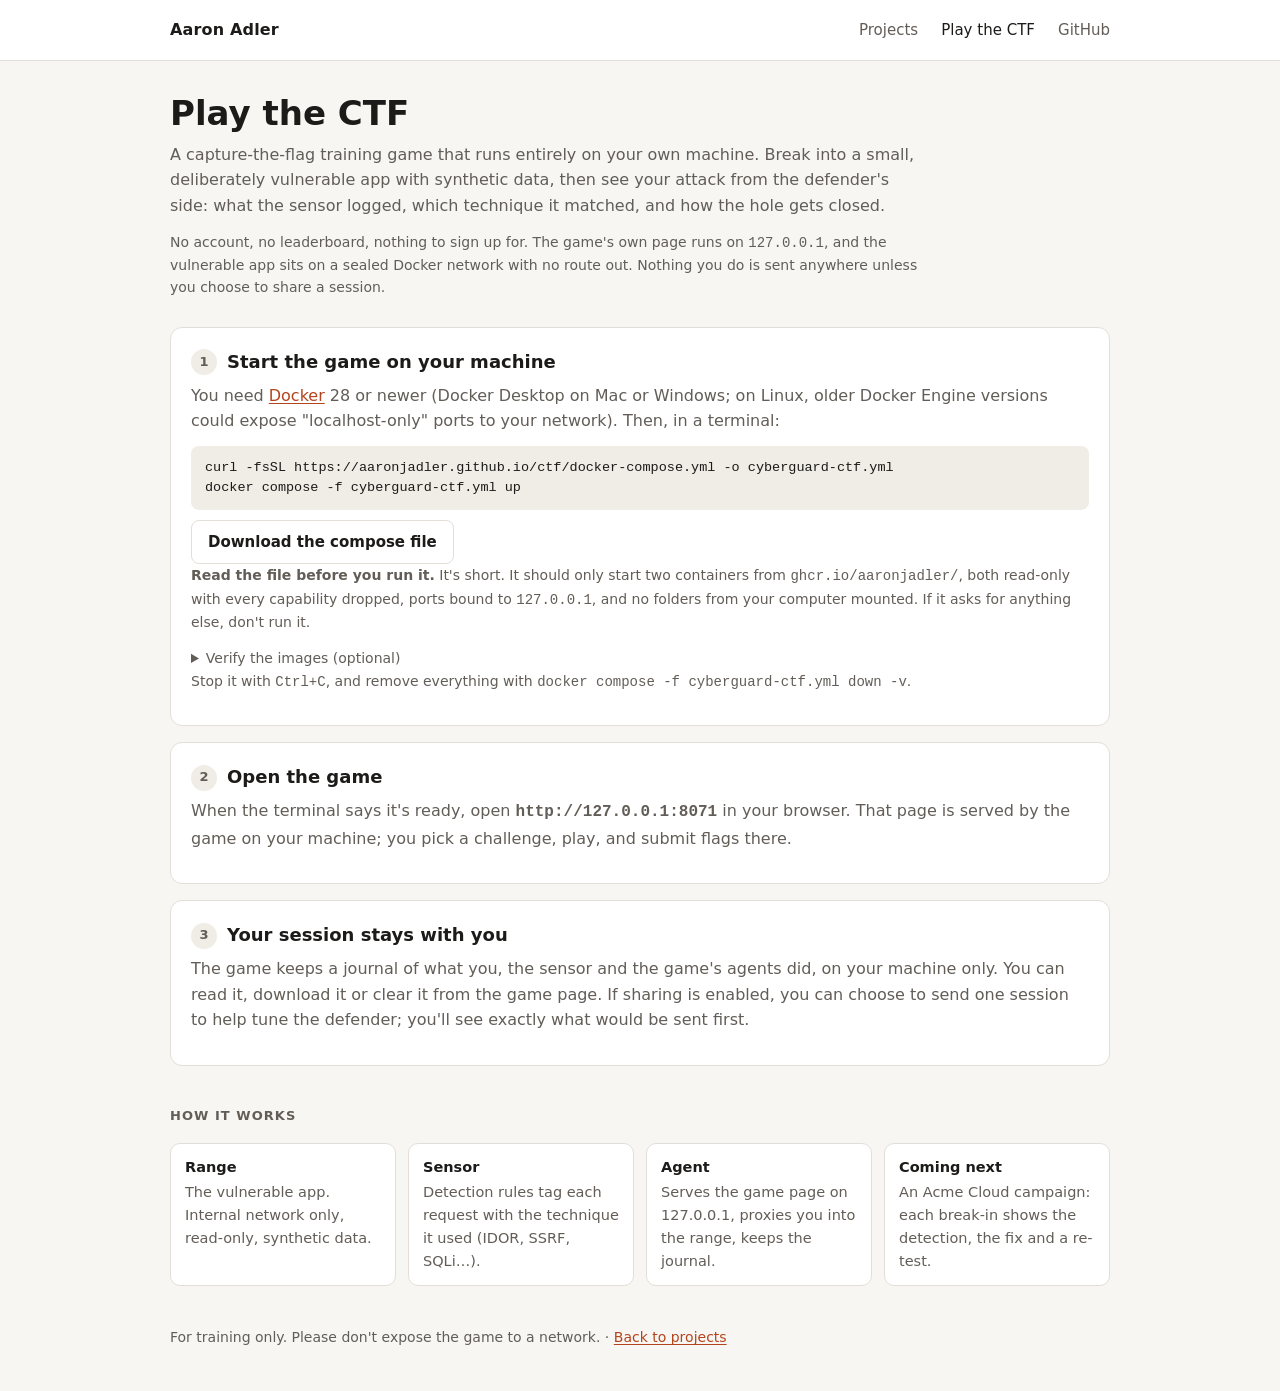
<file: ctf/index.html>
<!doctype html>
<html lang="en">
<head>
<meta charset="utf-8">
<meta name="viewport" content="width=device-width, initial-scale=1">
<title>Play the CTF · Aaron Adler</title>
<meta name="description" content="A purple-team training game that runs entirely on your own machine: break into a sealed practice environment, then see how it was detected and fixed.">
<meta http-equiv="Content-Security-Policy" content="default-src 'self'; script-src 'none'; style-src 'self' 'unsafe-inline'; connect-src 'none'; img-src 'self'; base-uri 'none'; form-action 'none'">
<meta name="referrer" content="no-referrer">
<link rel="stylesheet" href="../style.css">
<style>
  .steps { display: grid; gap: 16px; }
  .step { background: var(--surface); border: 1px solid var(--line); border-radius: 12px; padding: 20px; }
  .step h3 { margin: 0 0 6px; font-size: 18px; display: flex; gap: 10px; align-items: center; }
  .step h3 .n { display: inline-grid; place-items: center; width: 26px; height: 26px; border-radius: 999px;
    background: var(--chip); color: var(--muted); font-size: 13px; font-weight: 700; flex: none; }
  .step.done h3 .n { background: var(--accent); color: var(--accent-ink); }
  .step p { margin: 0 0 12px; color: var(--muted); }
  pre { background: var(--chip); border-radius: 8px; padding: 12px 14px; overflow-x: auto; margin: 0 0 10px;
    font: 13.5px/1.5 ui-monospace, SFMono-Regular, Menlo, Consolas, monospace; white-space: pre; }
  .row { display: flex; gap: 10px; flex-wrap: wrap; align-items: center; }
  input[type=text] { font: inherit; padding: 8px 12px; border: 1px solid var(--line); border-radius: 8px;
    background: var(--bg); color: var(--ink); min-width: 0; flex: 1 1 220px; }
  button.button { cursor: pointer; font-family: inherit; }
  button.button:disabled { opacity: .5; cursor: not-allowed; }
  .status { font-size: 14.5px; color: var(--muted); }
  .status.ok { color: #2f7d32; } .status.err { color: #b3261e; }
  @media (prefers-color-scheme: dark) { .status.ok { color: #7bc47f; } .status.err { color: #f2928a; } }
  .challenge { display: flex; justify-content: space-between; gap: 12px; align-items: center; flex-wrap: wrap;
    padding: 12px 0; border-bottom: 1px solid var(--line); }
  .challenge:last-child { border-bottom: 0; }
  .challenge .meta { color: var(--muted); font-size: 14px; }
  table { width: 100%; border-collapse: collapse; font-size: 15px; }
  th, td { text-align: left; padding: 8px 6px; border-bottom: 1px solid var(--line); }
  th { color: var(--muted); font-weight: 600; font-size: 13px; text-transform: uppercase; letter-spacing: .05em; }
  td.num, th.num { text-align: right; }
  .banner { background: var(--chip); border-radius: 10px; padding: 12px 14px; font-size: 14.5px; color: var(--muted); margin-bottom: 16px; }
  [hidden] { display: none !important; }
</style>
</head>
<body>
<header class="site">
  <div class="wrap">
    <a class="name" href="../">Aaron Adler</a>
    <nav>
      <a href="../">Projects</a>
      <a href="./" aria-current="page">Play the CTF</a>
      <a href="https://github.com/AaronJAdler">GitHub</a>
    </nav>
  </div>
</header>

<main class="wrap">
  <section class="map-intro">
    <h1>Play the CTF</h1>
    <p>A capture-the-flag training game that runs entirely on your own machine. Break into a small,
      deliberately vulnerable app with synthetic data, then see your attack from the defender's side: what
      the sensor logged, which technique it matched, and how the hole gets closed.</p>
    <p class="note">No account, no leaderboard, nothing to sign up for. The game's own page runs on
      <code>127.0.0.1</code>, and the vulnerable app sits on a sealed Docker network with no route out.
      Nothing you do is sent anywhere unless you choose to share a session.</p>
  </section>

  <div class="steps">
    <section class="step" id="step-run">
      <h3><span class="n">1</span>Start the game on your machine</h3>
      <p>You need <a href="https://docs.docker.com/get-started/get-docker/">Docker</a> 28 or newer (Docker
        Desktop on Mac or Windows; on Linux, older Docker Engine versions could expose "localhost-only"
        ports to your network). Then, in a terminal:</p>
      <pre id="cmd">curl -fsSL https://aaronjadler.github.io/ctf/docker-compose.yml -o cyberguard-ctf.yml
docker compose -f cyberguard-ctf.yml up</pre>
      <div class="row">
        <a class="button" href="docker-compose.yml" download="cyberguard-ctf.yml">Download the compose file</a>
      </div>
      <p class="note"><b>Read the file before you run it.</b> It's short. It should only start two
        containers from <code>ghcr.io/aaronjadler/</code>, both read-only with every capability dropped,
        ports bound to <code>127.0.0.1</code>, and no folders from your computer mounted. If it asks for
        anything else, don't run it.</p>
      <details class="note">
        <summary>Verify the images (optional)</summary>
        <p>Each image is signed by the build workflow that made it. With
          <a href="https://docs.sigstore.dev/cosign/system_config/installation/">cosign</a>:</p>
        <pre>cosign verify ghcr.io/aaronjadler/cyberguard-agent:latest \
  --certificate-identity-regexp '^https://github.com/AaronJAdler/cyberguard/\.github/workflows/images\.yml@' \
  --certificate-oidc-issuer https://token.actions.githubusercontent.com</pre>
        <p>Run it again with <code>cyberguard-target</code>. The compose file pins each image by digest,
          so what you verify is what runs.</p>
      </details>
      <p class="note">Stop it with <code>Ctrl+C</code>, and remove everything with
        <code>docker compose -f cyberguard-ctf.yml down -v</code>.</p>
    </section>

    <section class="step">
      <h3><span class="n">2</span>Open the game</h3>
      <p>When the terminal says it's ready, open <b><code>http://127.0.0.1:8071</code></b> in your browser.
        That page is served by the game on your machine; you pick a challenge, play, and submit flags there.</p>
    </section>

    <section class="step">
      <h3><span class="n">3</span>Your session stays with you</h3>
      <p>The game keeps a journal of what you, the sensor and the game's agents did, on your machine only.
        You can read it, download it or clear it from the game page. If sharing is enabled, you can choose to
        send one session to help tune the defender; you'll see exactly what would be sent first.</p>
    </section>
  </div>

  <h2>How it works</h2>
  <div class="layers">
    <div><b>Range</b><span>The vulnerable app. Internal network only, read-only, synthetic data.</span></div>
    <div><b>Sensor</b><span>Detection rules tag each request with the technique it used (IDOR, SSRF, SQLi…).</span></div>
    <div><b>Agent</b><span>Serves the game page on 127.0.0.1, proxies you into the range, keeps the journal.</span></div>
    <div><b>Coming next</b><span>An Acme Cloud campaign: each break-in shows the detection, the fix and a re-test.</span></div>
  </div>
</main>

<footer class="wrap">For training only. Please don't expose the game to a network. ·
  <a href="../">Back to projects</a></footer>

</body>
</html>
</file>
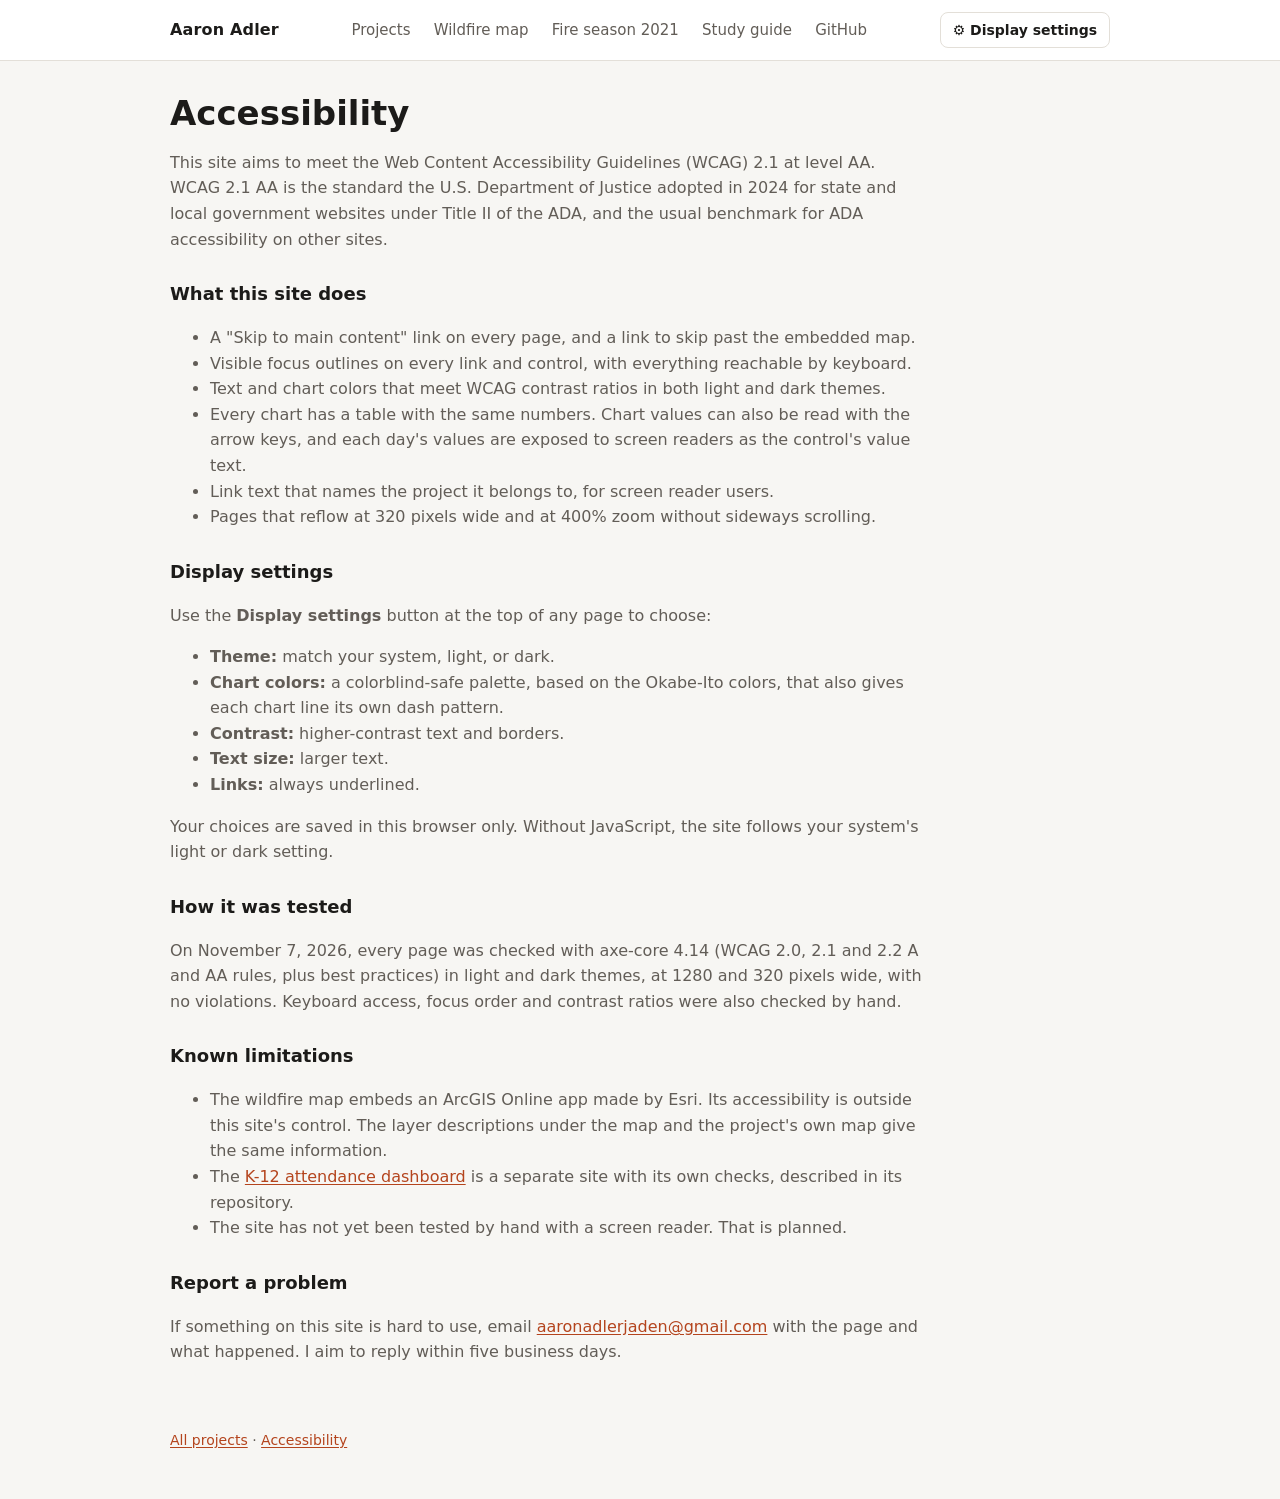
<file: accessibility.html>
<!doctype html>
<html lang="en">
<head>
<meta charset="utf-8">
<meta name="viewport" content="width=device-width, initial-scale=1">
<title>Accessibility · Aaron Adler</title>
<meta name="description" content="Accessibility statement for aaronjadler.github.io: the WCAG 2.1 AA target, how the site was tested, display settings, and known limitations.">
<link rel="stylesheet" href="style.css">
<script>try{var d=JSON.parse(localStorage.getItem("aja-display")||"{}");for(var k in d)if(d[k])document.documentElement.setAttribute("data-"+k,d[k])}catch(e){}</script>
<link rel="stylesheet" href="settings.css">
<script src="settings.js" defer></script>
</head>
<body>
<a class="skip" href="#main">Skip to main content</a>
<header class="site">
  <div class="wrap">
    <a class="name" href="./">Aaron Adler</a>
    <nav aria-label="Main">
      <a href="./">Projects</a>
      <a href="wildfire-map.html">Wildfire map</a>
      <a href="wildfire-history.html">Fire season 2021</a>
      <a href="study-guide.html">Study guide</a>
      <a href="https://github.com/AaronJAdler">GitHub</a>
    </nav>
  </div>
</header>

<main id="main" class="wrap">
  <article class="prose">
    <h1>Accessibility</h1>
    <p>This site aims to meet the Web Content Accessibility Guidelines (WCAG) 2.1 at level AA. WCAG 2.1 AA is the
      standard the U.S. Department of Justice adopted in 2024 for state and local government websites under
      Title II of the ADA, and the usual benchmark for ADA accessibility on other sites.</p>

    <h2>What this site does</h2>
    <ul>
      <li>A "Skip to main content" link on every page, and a link to skip past the embedded map.</li>
      <li>Visible focus outlines on every link and control, with everything reachable by keyboard.</li>
      <li>Text and chart colors that meet WCAG contrast ratios in both light and dark themes.</li>
      <li>Every chart has a table with the same numbers. Chart values can also be read with the arrow keys,
        and each day's values are exposed to screen readers as the control's value text.</li>
      <li>Link text that names the project it belongs to, for screen reader users.</li>
      <li>Pages that reflow at 320 pixels wide and at 400% zoom without sideways scrolling.</li>
    </ul>

    <h2>Display settings</h2>
    <p>Use the <strong>Display settings</strong> button at the top of any page to choose:</p>
    <ul>
      <li><strong>Theme:</strong> match your system, light, or dark.</li>
      <li><strong>Chart colors:</strong> a colorblind-safe palette, based on the Okabe-Ito colors, that also gives
        each chart line its own dash pattern.</li>
      <li><strong>Contrast:</strong> higher-contrast text and borders.</li>
      <li><strong>Text size:</strong> larger text.</li>
      <li><strong>Links:</strong> always underlined.</li>
    </ul>
    <p>Your choices are saved in this browser only. Without JavaScript, the site follows your system's light or
      dark setting.</p>

    <h2>How it was tested</h2>
    <p>On November 7, 2026, every page was checked with axe-core 4.14 (WCAG 2.0, 2.1 and 2.2 A and AA rules, plus
      best practices) in light and dark themes, at 1280 and 320 pixels wide, with no violations. Keyboard
      access, focus order and contrast ratios were also checked by hand.</p>

    <h2>Known limitations</h2>
    <ul>
      <li>The wildfire map embeds an ArcGIS Online app made by Esri. Its accessibility is outside this site's
        control. The layer descriptions under the map and the project's own map give the same information.</li>
      <li>The <a href="https://aaronjadler.github.io/K12AttendanceReportingPipeline/">K-12 attendance dashboard</a>
        is a separate site with its own checks, described in its repository.</li>
      <li>The site has not yet been tested by hand with a screen reader. That is planned.</li>
    </ul>

    <h2>Report a problem</h2>
    <p>If something on this site is hard to use, email
      <a href="mailto:aaronadlerjaden@gmail.com?subject=Accessibility%20on%20aaronjadler.github.io">aaronadlerjaden@gmail.com</a>
      with the page and what happened. I aim to reply within five business days.</p>
  </article>
</main>

<footer class="wrap"><a href="./">All projects</a> · <a href="accessibility.html" aria-current="page">Accessibility</a></footer>
</body>
</html>
</file>
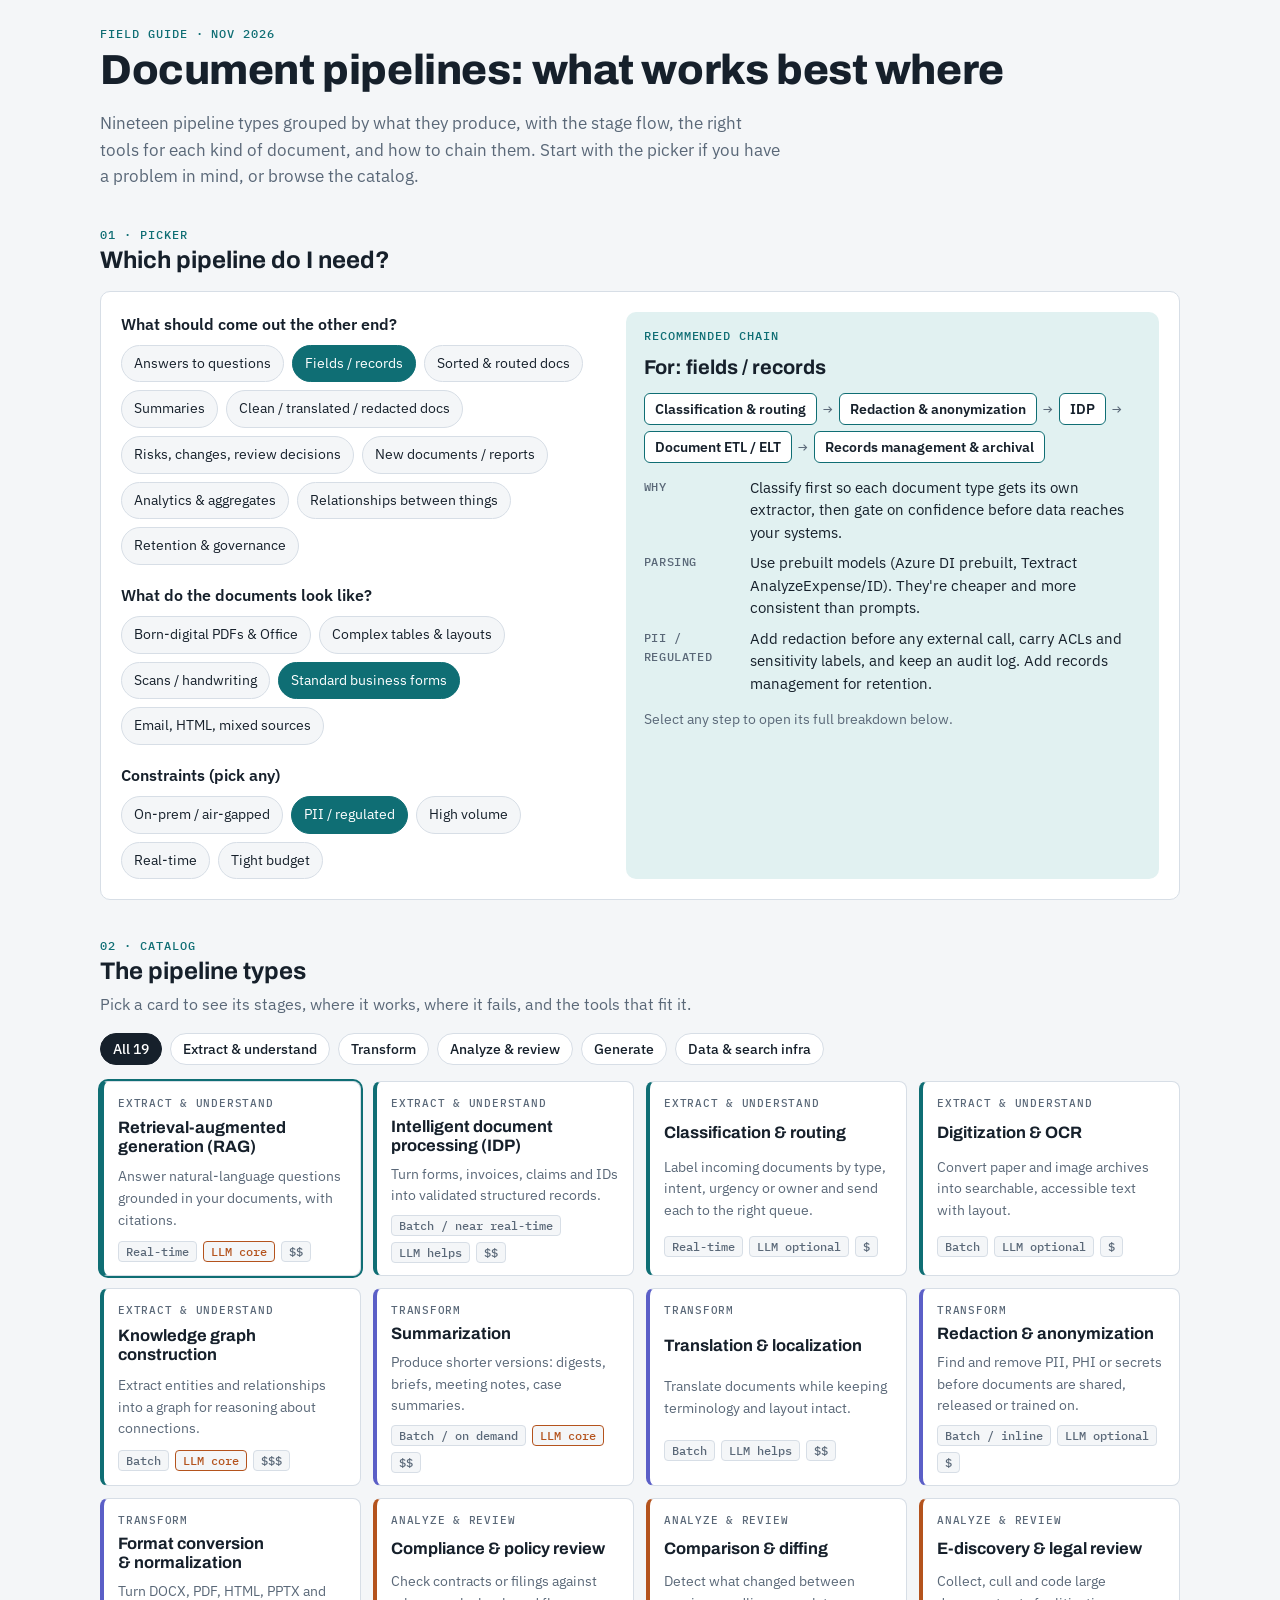
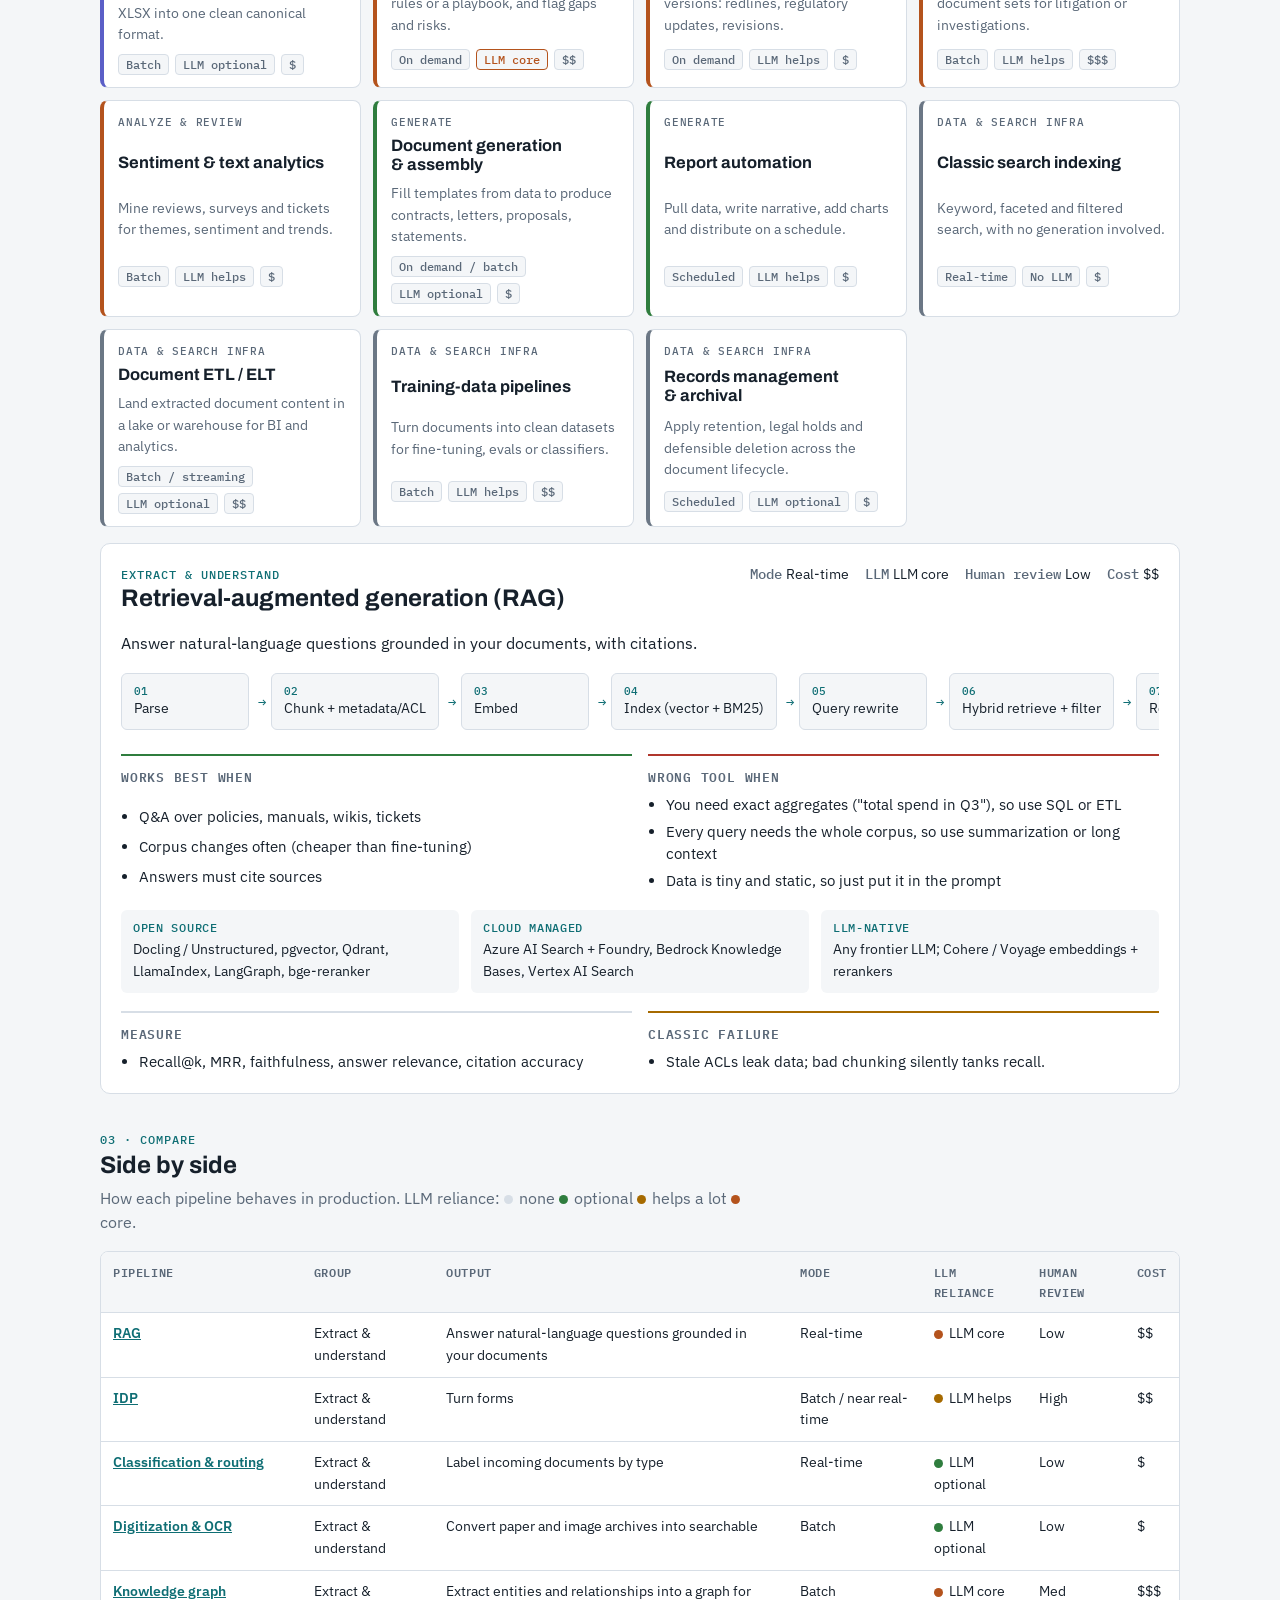
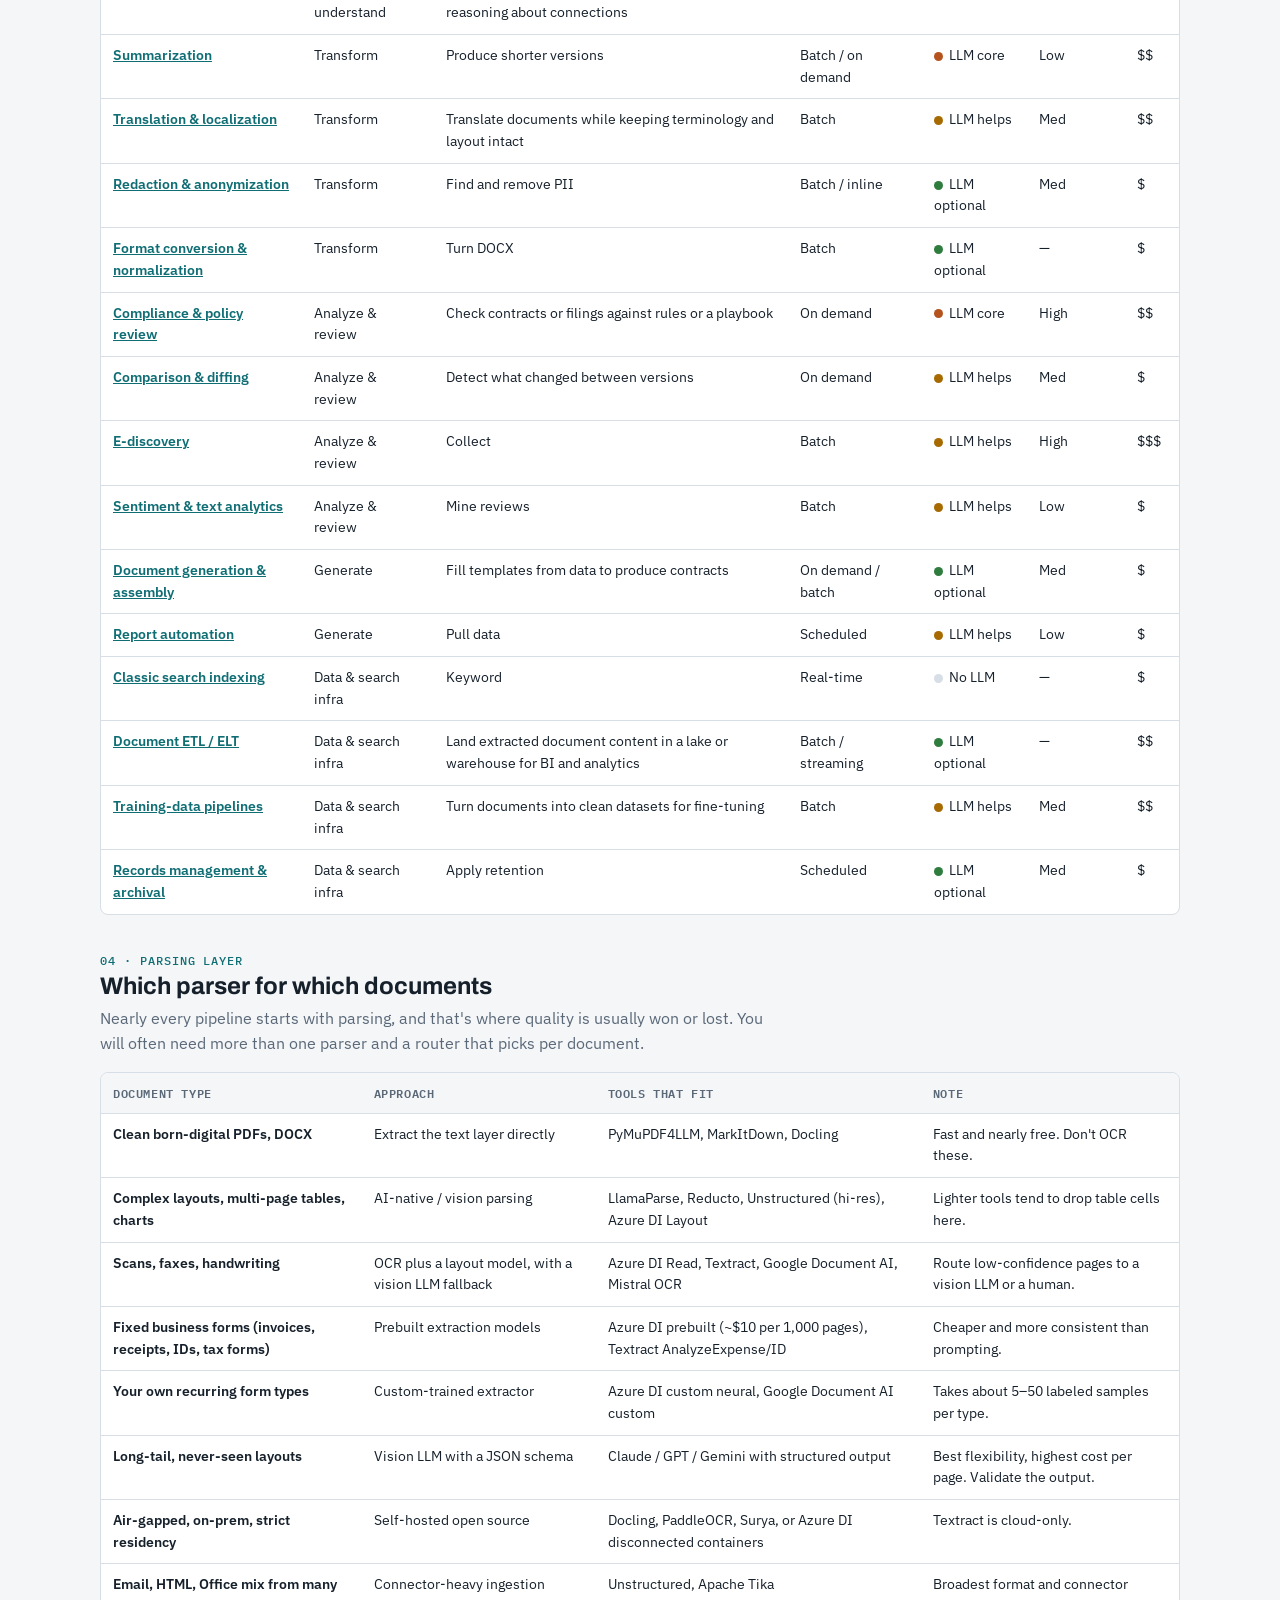
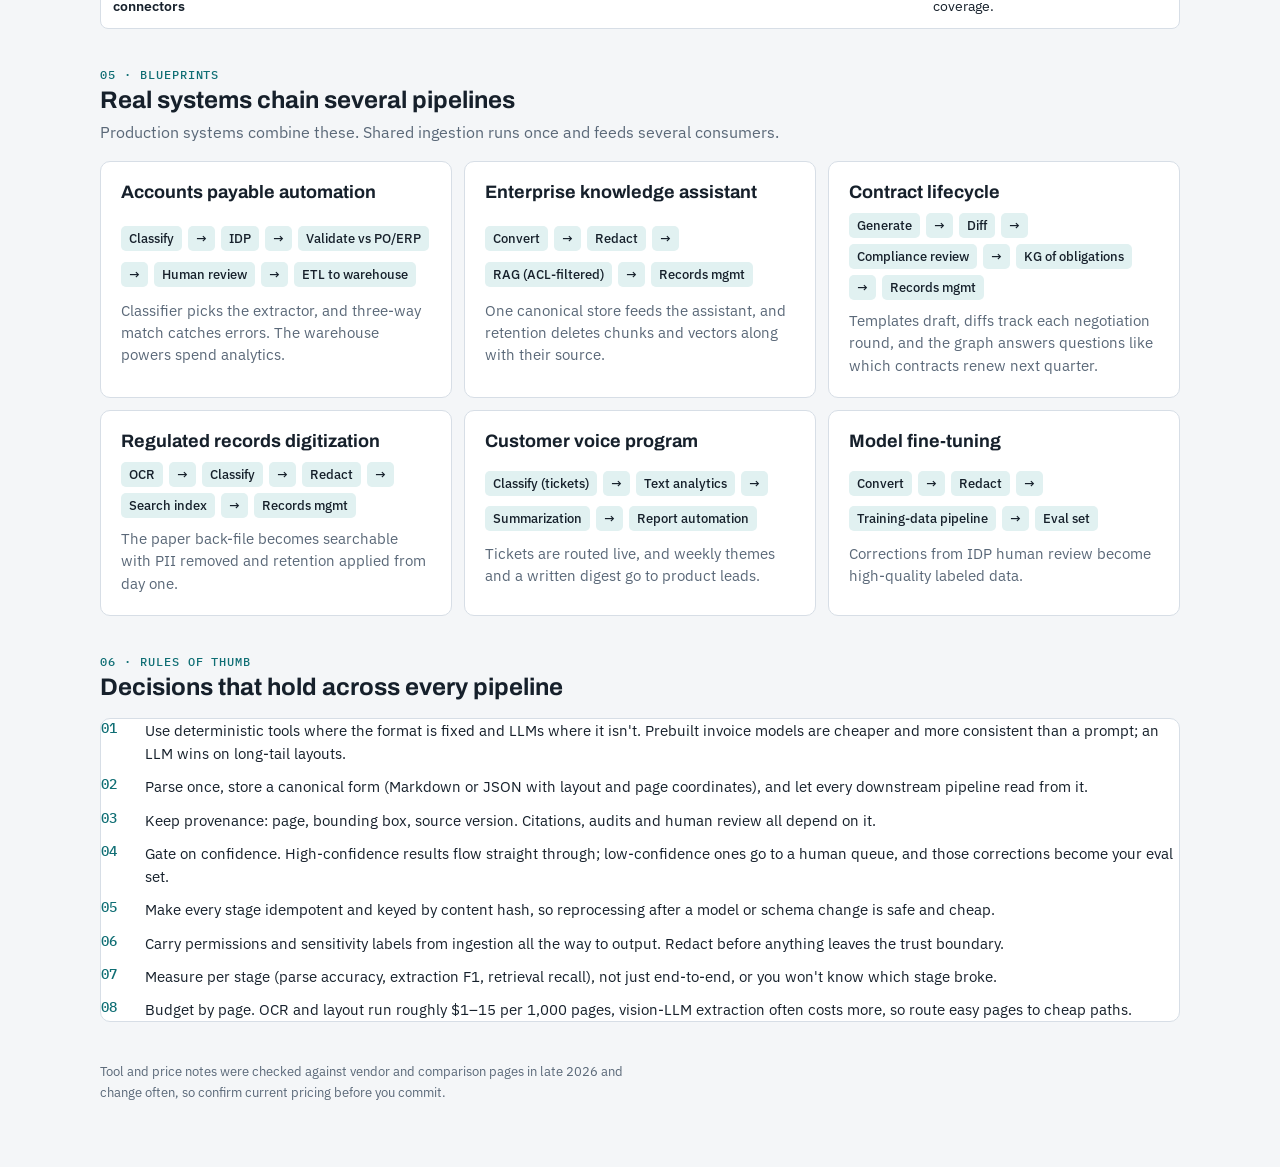
<file: doc-pipelines.html>
<!DOCTYPE html>
<html lang="en">
<head>
<meta charset="utf-8">
<meta name="viewport" content="width=device-width, initial-scale=1">
<title>Document Pipeline Field Guide</title>
<link rel="preconnect" href="https://fonts.googleapis.com">
<link rel="preconnect" href="https://fonts.gstatic.com" crossorigin>
<link href="https://fonts.googleapis.com/css2?family=Archivo:wght@500;700;800&family=IBM+Plex+Sans:wght@400;500;600&family=IBM+Plex+Mono:wght@400;500&display=swap" rel="stylesheet">
<style>
/* Layout idea: a field guide. Picker on top answers "which pipeline?", then a filterable catalog whose cards open a detail sheet with the stage flow, then reference tables. */
:root{
  --paper:#f4f6f8;
  --surface:#ffffff;
  --ink:#16202b;
  --muted:#5a6878;
  --line:#d7dee6;
  --accent:#0f6e74;
  --accent-soft:#e1f1f1;
  --signal:#b4531d;
  --good:#2f7d3e; --warn:#a66a00; --bad:#b0362c;
  --display:"Archivo", "Helvetica Neue", Arial, sans-serif;
  --body:"IBM Plex Sans", "Segoe UI", system-ui, sans-serif;
  --mono:"IBM Plex Mono", ui-monospace, Menlo, Consolas, monospace;
  color-scheme:light;
}
@media (prefers-color-scheme: dark){
  :root:not([data-theme="light"]){
    --paper:#0f151c; --surface:#17202a; --ink:#e6edf3; --muted:#9aa9b8; --line:#2a3644;
    --accent:#4cc3c4; --accent-soft:#163236; --signal:#f08a4b;
    --good:#6cc37c; --warn:#e0a83a; --bad:#ef7468; color-scheme:dark;
  }
}
:root[data-theme="dark"]{
  --paper:#0f151c; --surface:#17202a; --ink:#e6edf3; --muted:#9aa9b8; --line:#2a3644;
  --accent:#4cc3c4; --accent-soft:#163236; --signal:#f08a4b;
  --good:#6cc37c; --warn:#e0a83a; --bad:#ef7468; color-scheme:dark;
}
*{box-sizing:border-box}
html,body{margin:0}
body{background:var(--paper);color:var(--ink);font:16px/1.55 var(--body)}
.wrap{max-width:1120px;margin:0 auto;padding:28px 20px 64px;display:grid;gap:40px}
h1,h2,h3{font-family:var(--display);text-wrap:balance;margin:0;line-height:1.15}
h1{font-size:clamp(28px,5vw,42px);font-weight:800;letter-spacing:-.01em}
h2{font-size:24px;font-weight:700}
h3{font-size:18px;font-weight:700}
p{margin:0;max-width:68ch}
.lede{color:var(--muted);font-size:17px;margin-top:10px}
.kicker{font:500 12px/1 var(--mono);letter-spacing:.08em;text-transform:uppercase;color:var(--accent)}
header{display:grid;gap:6px}
section{display:grid;gap:16px}
.sec-head{display:grid;gap:6px}
.sec-head p{color:var(--muted)}
.panel{background:var(--surface);border:1px solid var(--line);border-radius:10px;padding:20px}
a{color:var(--accent)}
:focus-visible{outline:2px solid var(--accent);outline-offset:2px}

/* Picker */
.picker{display:grid;grid-template-columns:minmax(0,1fr) minmax(0,1.1fr);gap:20px}
@media (max-width:820px){.picker{grid-template-columns:1fr}}
.qs{display:grid;gap:18px}
fieldset{border:0;margin:0;padding:0;display:grid;gap:8px}
legend{font-weight:600;margin-bottom:8px;padding:0}
.opts{display:flex;flex-wrap:wrap;gap:8px}
.opt{position:relative}
.opt input{position:absolute;opacity:0;inset:0;margin:0;cursor:pointer}
.opt label{display:inline-block;padding:7px 12px;border:1px solid var(--line);border-radius:999px;font-size:14px;cursor:pointer;background:var(--paper);color:var(--ink)}
.opt input:checked + label{background:var(--accent);border-color:var(--accent);color:var(--surface)}
.opt input:focus-visible + label{outline:2px solid var(--accent);outline-offset:2px}
.result{background:var(--accent-soft);border-radius:10px;padding:18px;display:grid;gap:14px;align-content:start}
.result h3{font-size:20px}
.chain{display:flex;flex-wrap:wrap;align-items:center;gap:6px}
.chain button{font:600 14px var(--body);padding:6px 10px;border-radius:6px;border:1px solid var(--accent);background:var(--surface);color:var(--ink);cursor:pointer}
.chain .arrow{color:var(--muted);font-family:var(--mono)}
.rlist{display:grid;gap:8px;margin:0;padding:0;list-style:none}
.rlist li{display:grid;grid-template-columns:96px 1fr;gap:10px;font-size:14.5px}
.rlist b{font:500 12px/1.6 var(--mono);text-transform:uppercase;letter-spacing:.05em;color:var(--muted)}

/* Filters + catalog */
.filters{display:flex;flex-wrap:wrap;gap:8px}
.filters button{font:500 14px var(--body);padding:6px 12px;border-radius:999px;border:1px solid var(--line);background:var(--surface);color:var(--ink);cursor:pointer}
.filters button[aria-pressed="true"]{background:var(--ink);color:var(--surface);border-color:var(--ink)}
.grid{display:grid;grid-template-columns:repeat(auto-fill,minmax(250px,1fr));gap:12px}
.card{text-align:left;background:var(--surface);border:1px solid var(--line);border-left:4px solid var(--c,var(--accent));border-radius:8px;padding:14px 14px 12px;cursor:pointer;display:grid;gap:8px;color:var(--ink);font:inherit}
.card:hover{border-color:var(--accent)}
.card[aria-current="true"]{box-shadow:0 0 0 2px var(--accent)}
.card .cat{font:500 11px var(--mono);text-transform:uppercase;letter-spacing:.07em;color:var(--muted)}
.card h3{font-size:16.5px}
.card p{font-size:14px;color:var(--muted)}
.pills{display:flex;flex-wrap:wrap;gap:6px}
.pill{font:500 11.5px var(--mono);padding:2px 7px;border-radius:4px;background:var(--paper);border:1px solid var(--line);color:var(--muted)}
.pill.core{color:var(--signal);border-color:var(--signal)}

/* Detail */
.detail{display:grid;gap:18px}
.detail-top{display:flex;flex-wrap:wrap;justify-content:space-between;gap:12px;align-items:baseline}
.flow{display:flex;gap:0;overflow-x:auto;padding-bottom:6px}
.step{flex:0 0 auto;min-width:128px;max-width:170px;padding:10px 12px;background:var(--paper);border:1px solid var(--line);border-radius:6px;position:relative;margin-right:22px;font-size:13.5px}
.step:not(:last-child)::after{content:"→";position:absolute;right:-18px;top:50%;transform:translateY(-50%);color:var(--accent);font-family:var(--mono)}
.step .n{font:500 11px var(--mono);color:var(--accent);display:block}
.cols{display:grid;grid-template-columns:repeat(2,minmax(0,1fr));gap:16px}
@media (max-width:720px){.cols{grid-template-columns:1fr}}
.box{border-top:2px solid var(--line);padding-top:10px;display:grid;gap:6px}
.box h4{margin:0;font:600 13px var(--mono);text-transform:uppercase;letter-spacing:.06em;color:var(--muted)}
.box ul{margin:0;padding-left:18px;display:grid;gap:4px;font-size:14.5px}
.box.good{border-color:var(--good)} .box.bad{border-color:var(--bad)} .box.warn{border-color:var(--warn)}
.tools{display:grid;grid-template-columns:repeat(3,minmax(0,1fr));gap:12px}
@media (max-width:720px){.tools{grid-template-columns:1fr}}
.tool{background:var(--paper);border-radius:6px;padding:10px 12px;font-size:14px}
.tool b{display:block;font:500 11.5px var(--mono);text-transform:uppercase;letter-spacing:.06em;color:var(--accent);margin-bottom:4px}
.meter{display:flex;gap:16px;flex-wrap:wrap;font-size:13.5px}
.meter span b{font-family:var(--mono);font-weight:500;color:var(--muted);margin-right:4px}

/* Tables */
.tbl-wrap{overflow-x:auto;border:1px solid var(--line);border-radius:8px;background:var(--surface)}
table{border-collapse:collapse;width:100%;font-size:14px;min-width:720px}
th,td{padding:10px 12px;text-align:left;vertical-align:top;border-bottom:1px solid var(--line)}
th{font:600 12px var(--mono);text-transform:uppercase;letter-spacing:.05em;color:var(--muted);background:var(--paper);position:sticky;top:0}
tr:last-child td{border-bottom:0}
td:first-child{font-weight:600}
.dot{display:inline-block;width:9px;height:9px;border-radius:50%;margin-right:6px;vertical-align:middle}
.lv3{background:var(--signal)} .lv2{background:var(--warn)} .lv1{background:var(--good)} .lv0{background:var(--line)}

/* Blueprints */
.bps{display:grid;grid-template-columns:repeat(auto-fit,minmax(300px,1fr));gap:12px}
.bp{display:grid;gap:10px}
.bp .chain span{font:500 13px var(--body);padding:4px 8px;border-radius:5px;background:var(--accent-soft);color:var(--ink)}
.bp p{font-size:14.5px;color:var(--muted)}
.rules{counter-reset:r;display:grid;gap:10px;margin:0;padding:0;list-style:none}
.rules li{counter-increment:r;display:grid;grid-template-columns:34px 1fr;gap:10px;font-size:15px}
.rules li::before{content:counter(r,decimal-leading-zero);font:500 14px var(--mono);color:var(--accent)}
footer{color:var(--muted);font-size:13px;display:grid;gap:6px}
@media (prefers-reduced-motion:no-preference){.card,.chain button{transition:border-color .15s, box-shadow .15s}}
</style>
</head>
<body>
<div class="wrap">

<header>
  <span class="kicker">Field guide · Nov 2026</span>
  <h1>Document pipelines: what works best where</h1>
  <p class="lede">Nineteen pipeline types grouped by what they produce, with the stage flow, the right tools for each kind of document, and how to chain them. Start with the picker if you have a problem in mind, or browse the catalog.</p>
</header>

<!-- PICKER -->
<section id="picker" aria-labelledby="picker-h">
  <div class="sec-head">
    <span class="kicker">01 · Picker</span>
    <h2 id="picker-h">Which pipeline do I need?</h2>
  </div>
  <div class="panel picker">
    <form class="qs" id="qform">
      <fieldset>
        <legend>What should come out the other end?</legend>
        <div class="opts" data-q="goal"></div>
      </fieldset>
      <fieldset>
        <legend>What do the documents look like?</legend>
        <div class="opts" data-q="input"></div>
      </fieldset>
      <fieldset>
        <legend>Constraints (pick any)</legend>
        <div class="opts" data-q="cons" data-multi="1"></div>
      </fieldset>
    </form>
    <div class="result" id="result" aria-live="polite"></div>
  </div>
</section>

<!-- CATALOG -->
<section id="catalog" aria-labelledby="cat-h">
  <div class="sec-head">
    <span class="kicker">02 · Catalog</span>
    <h2 id="cat-h">The pipeline types</h2>
    <p>Pick a card to see its stages, where it works, where it fails, and the tools that fit it.</p>
  </div>
  <div class="filters" id="filters" role="group" aria-label="Filter by category"></div>
  <div class="grid" id="grid"></div>
  <div class="panel detail" id="detail" aria-live="polite"></div>
</section>

<!-- MATRIX -->
<section id="matrix" aria-labelledby="mx-h">
  <div class="sec-head">
    <span class="kicker">03 · Compare</span>
    <h2 id="mx-h">Side by side</h2>
    <p>How each pipeline behaves in production. LLM reliance: <span class="dot lv0"></span>none <span class="dot lv1"></span>optional <span class="dot lv2"></span>helps a lot <span class="dot lv3"></span>core.</p>
  </div>
  <div class="tbl-wrap"><table id="mx"></table></div>
</section>

<!-- PARSERS -->
<section id="parsers" aria-labelledby="ps-h">
  <div class="sec-head">
    <span class="kicker">04 · Parsing layer</span>
    <h2 id="ps-h">Which parser for which documents</h2>
    <p>Nearly every pipeline starts with parsing, and that's where quality is usually won or lost. You will often need more than one parser and a router that picks per document.</p>
  </div>
  <div class="tbl-wrap"><table id="ps"></table></div>
</section>

<!-- BLUEPRINTS -->
<section id="blueprints" aria-labelledby="bp-h">
  <div class="sec-head">
    <span class="kicker">05 · Blueprints</span>
    <h2 id="bp-h">Real systems chain several pipelines</h2>
    <p>Production systems combine these. Shared ingestion runs once and feeds several consumers.</p>
  </div>
  <div class="bps" id="bps"></div>
</section>

<!-- RULES -->
<section id="rules" aria-labelledby="rl-h">
  <div class="sec-head">
    <span class="kicker">06 · Rules of thumb</span>
    <h2 id="rl-h">Decisions that hold across every pipeline</h2>
  </div>
  <ol class="panel rules">
    <li>Use deterministic tools where the format is fixed and LLMs where it isn't. Prebuilt invoice models are cheaper and more consistent than a prompt; an LLM wins on long-tail layouts.</li>
    <li>Parse once, store a canonical form (Markdown or JSON with layout and page coordinates), and let every downstream pipeline read from it.</li>
    <li>Keep provenance: page, bounding box, source version. Citations, audits and human review all depend on it.</li>
    <li>Gate on confidence. High-confidence results flow straight through; low-confidence ones go to a human queue, and those corrections become your eval set.</li>
    <li>Make every stage idempotent and keyed by content hash, so reprocessing after a model or schema change is safe and cheap.</li>
    <li>Carry permissions and sensitivity labels from ingestion all the way to output. Redact before anything leaves the trust boundary.</li>
    <li>Measure per stage (parse accuracy, extraction F1, retrieval recall), not just end-to-end, or you won't know which stage broke.</li>
    <li>Budget by page. OCR and layout run roughly $1–15 per 1,000 pages, vision-LLM extraction often costs more, so route easy pages to cheap paths.</li>
  </ol>
</section>

<footer>
  <p>Tool and price notes were checked against vendor and comparison pages in late 2026 and change often, so confirm current pricing before you commit.</p>
</footer>
</div>

<script>
const CATS = {
  understand:{name:"Extract & understand", c:"#0f6e74"},
  transform:{name:"Transform", c:"#5b5fc7"},
  review:{name:"Analyze & review", c:"#b4531d"},
  generate:{name:"Generate", c:"#2f7d3e"},
  infra:{name:"Data & search infra", c:"#6b7785"}
};

const P = [
 {id:"rag",name:"Retrieval-augmented generation (RAG)",cat:"understand",job:"Answer natural-language questions grounded in your documents, with citations.",
  stages:["Parse","Chunk + metadata/ACL","Embed","Index (vector + BM25)","Query rewrite","Hybrid retrieve + filter","Rerank","Generate + cite","Eval & monitor"],
  best:["Q&A over policies, manuals, wikis, tickets","Corpus changes often (cheaper than fine-tuning)","Answers must cite sources"],
  avoid:["You need exact aggregates (\"total spend in Q3\"), so use SQL or ETL","Every query needs the whole corpus, so use summarization or long context","Data is tiny and static, so just put it in the prompt"],
  tools:{oss:"Docling / Unstructured, pgvector, Qdrant, LlamaIndex, LangGraph, bge-reranker",cloud:"Azure AI Search + Foundry, Bedrock Knowledge Bases, Vertex AI Search",llm:"Any frontier LLM; Cohere / Voyage embeddings + rerankers"},
  metrics:"Recall@k, MRR, faithfulness, answer relevance, citation accuracy",
  pitfall:"Stale ACLs leak data; bad chunking silently tanks recall.",
  mode:"Real-time",llm:3,hitl:1,cost:"$$"},
 {id:"idp",name:"Intelligent document processing (IDP)",cat:"understand",job:"Turn forms, invoices, claims and IDs into validated structured records.",
  stages:["Ingest (email/scan/upload)","Pre-process (deskew, split)","Classify","OCR + layout","Extract fields to schema","Validate (rules, lookups)","Confidence gate → human review","Export to ERP/DB"],
  best:["High-volume, repeatable doc types (AP, lending, claims)","Fields have business rules you can check","Downstream system needs rows, not prose"],
  avoid:["Free-form narrative documents with no fixed fields","Very low volume, where manual entry is cheaper than integration"],
  tools:{oss:"Docling, PaddleOCR, Tesseract + LLM extraction, Camunda / Temporal for flow",cloud:"Azure Document Intelligence (prebuilt + custom), AWS Textract + A2I, Google Document AI",llm:"Vision LLM with JSON-schema output for long-tail layouts; Mistral OCR for cheap volume"},
  metrics:"Field-level precision/recall, straight-through-processing rate, review time per doc",
  pitfall:"No confidence gate means bad numbers flow straight into finance systems.",
  mode:"Batch / near real-time",llm:2,hitl:3,cost:"$$"},
 {id:"classify",name:"Classification & routing",cat:"understand",job:"Label incoming documents by type, intent, urgency or owner and send each to the right queue.",
  stages:["Ingest","Normalize text","Features / embed","Classify (rules → model → LLM)","Confidence threshold","Route to queue/workflow","Feedback loop"],
  best:["Shared inboxes, mailrooms, support tickets","Front door for IDP (each doc type has its own extractor)","Triage by priority or SLA"],
  avoid:["Classes are fuzzy and change weekly (fix the taxonomy first)"],
  tools:{oss:"scikit-learn, SetFit, fine-tuned small BERT, embeddings + kNN",cloud:"Azure DI custom classifier, Comprehend custom classification, Vertex AI",llm:"Small/fast LLM zero-shot for cold start, then distill to a cheap classifier"},
  metrics:"Macro-F1, misroute rate, time-to-queue",
  pitfall:"Paying for an LLM on every email when a tiny model hits 98%.",
  mode:"Real-time",llm:1,hitl:1,cost:"$"},
 {id:"ocr",name:"Digitization & OCR",cat:"understand",job:"Convert paper and image archives into searchable, accessible text with layout.",
  stages:["Scan / capture","Image cleanup","OCR (print + handwriting)","Layout + reading order","Table recovery","Searchable PDF/A + text","QA sampling"],
  best:["Back-file conversion of paper archives","Accessibility (tagged PDFs)","Feeding everything else"],
  avoid:["Born-digital PDFs, where you should extract the text layer directly"],
  tools:{oss:"Tesseract, PaddleOCR, docTR, OCRmyPDF, Surya",cloud:"Azure DI Read/Layout, Textract, Google Document AI OCR",llm:"Vision LLMs for degraded scans, handwriting, faxes"},
  metrics:"Character/word error rate, table cell accuracy, pages/hour",
  pitfall:"OCRing born-digital PDFs wastes money and adds errors.",
  mode:"Batch",llm:1,hitl:1,cost:"$"},
 {id:"kg",name:"Knowledge graph construction",cat:"understand",job:"Extract entities and relationships into a graph for reasoning about connections.",
  stages:["Parse","Entity extraction","Relation extraction","Entity resolution / dedupe","Ontology mapping","Load graph","Community summaries (GraphRAG)"],
  best:["\"How is X connected to Y\" questions","Investigations, supply chains, org/ownership structures","Multi-hop questions that RAG misses"],
  avoid:["Simple lookup Q&A, where plain RAG is cheaper","No one will maintain the ontology"],
  tools:{oss:"Neo4j, spaCy, Microsoft GraphRAG, LightRAG",cloud:"Neptune, Cosmos DB Gremlin, Spanner Graph",llm:"LLM extraction with a fixed schema of entity and relation types"},
  metrics:"Entity/relation precision, duplicate rate, multi-hop QA accuracy",
  pitfall:"Entity resolution is the hard part; skip it and the graph is noise.",
  mode:"Batch",llm:3,hitl:2,cost:"$$$"},

 {id:"summ",name:"Summarization",cat:"transform",job:"Produce shorter versions: digests, briefs, meeting notes, case summaries.",
  stages:["Parse","Segment by section","Map: summarize sections","Reduce: combine","Format to template","Faithfulness check","Distribute"],
  best:["Recurring digests (daily, weekly)","Long reports and transcripts","Whole-document understanding RAG can't give"],
  avoid:["Users need the exact wording (legal, regulatory)"],
  tools:{oss:"LangChain map-reduce, LlamaIndex tree summarize",cloud:"Azure Language summarization, Bedrock, Vertex",llm:"Long-context LLMs can often skip map-reduce entirely"},
  metrics:"Faithfulness (claims supported), coverage of key points, reader rating",
  pitfall:"Confident summaries that drop the one caveat that mattered.",
  mode:"Batch / on demand",llm:3,hitl:1,cost:"$$"},
 {id:"translate",name:"Translation & localization",cat:"transform",job:"Translate documents while keeping terminology and layout intact.",
  stages:["Extract text + layout","Segment","Apply glossary / TM","Machine translate","Post-edit / QA","Rebuild format","Locale review"],
  best:["Product docs, contracts, support content across markets"],
  avoid:["Marketing creative that needs transcreation by a human"],
  tools:{oss:"NLLB, MarianMT, Okapi framework",cloud:"Azure Translator (document), Amazon Translate, Google Translation",llm:"LLM translation with glossary in prompt; strong for tone"},
  metrics:"COMET/BLEU, terminology adherence, post-edit distance",
  pitfall:"Breaking layout on rebuild, such as tables and RTL scripts.",
  mode:"Batch",llm:2,hitl:2,cost:"$$"},
 {id:"redact",name:"Redaction & anonymization",cat:"transform",job:"Find and remove PII, PHI or secrets before documents are shared, released or trained on.",
  stages:["Parse (text + images)","Detect entities (NER + regex)","Policy decision (mask / pseudonymize / drop)","Apply redaction (burn-in)","Verify (re-scan)","Audit log"],
  best:["FOIA / public records, legal production","Before sending data to external LLMs","Building training data"],
  avoid:["Relying only on an overlay: black boxes over a live text layer don't redact"],
  tools:{oss:"Microsoft Presidio, spaCy, regex packs",cloud:"Azure Language PII, Comprehend (Medical) PII, Google Sensitive Data Protection",llm:"LLM second pass for context-dependent PII"},
  metrics:"PII recall (a miss is a leak), over-redaction rate",
  pitfall:"Text layer still present under the black box.",
  mode:"Batch / inline",llm:1,hitl:2,cost:"$"},
 {id:"convert",name:"Format conversion & normalization",cat:"transform",job:"Turn DOCX, PDF, HTML, PPTX and XLSX into one clean canonical format.",
  stages:["Detect type","Extract (text layer or OCR)","Structure (headings, lists, tables)","Normalize (Markdown / JSON)","Attach metadata","Store canonical"],
  best:["Step 0 of RAG, IDP, search and training"],
  avoid:["Throwing away layout coordinates you'll later need for citations"],
  tools:{oss:"Docling, MarkItDown, Marker, PyMuPDF4LLM, Pandoc, Unstructured",cloud:"Azure DI Layout (to Markdown), Textract Layout",llm:"LlamaParse, Reducto for complex tables and charts"},
  metrics:"Table cell accuracy, heading recall, throughput",
  pitfall:"Lighter tools silently drop table cells.",
  mode:"Batch",llm:1,hitl:0,cost:"$"},

 {id:"compliance",name:"Compliance & policy review",cat:"review",job:"Check contracts or filings against rules or a playbook, and flag gaps and risks.",
  stages:["Parse","Clause segmentation","Clause classification","Compare to playbook / rules","Risk score + explanation","Reviewer queue","Report"],
  best:["Vendor contracts, NDAs, lease review","Regulatory filings, policy attestations"],
  avoid:["Final legal judgment with no human sign-off"],
  tools:{oss:"LLM + rules engine, CUAD-style clause models",cloud:"Azure DI contract model, Bedrock / Vertex with guardrails",llm:"LLM-as-reviewer with the playbook in context; cite clause locations"},
  metrics:"Issue recall, false-flag rate, reviewer minutes saved",
  pitfall:"Unexplained flags that reviewers learn to ignore.",
  mode:"On demand",llm:3,hitl:3,cost:"$$"},
 {id:"diff",name:"Comparison & diffing",cat:"review",job:"Detect what changed between versions: redlines, regulatory updates, revisions.",
  stages:["Parse both versions","Align sections","Text diff","Semantic diff (meaning changed?)","Summarize material changes","Notify owners"],
  best:["Contract negotiation rounds","Tracking regulation or policy updates"],
  avoid:["Pure character diffs on reflowed PDFs (align structure first)"],
  tools:{oss:"diff-match-patch, Docling for structure, embeddings for alignment",cloud:"Word Compare APIs, custom",llm:"LLM to judge whether a change is material"},
  metrics:"Material-change recall, noise rate",
  pitfall:"Formatting noise burying the one real change.",
  mode:"On demand",llm:2,hitl:2,cost:"$"},
 {id:"ediscovery",name:"E-discovery & legal review",cat:"review",job:"Collect, cull and code large document sets for litigation or investigations.",
  stages:["Collect + legal hold","Process (dedupe, thread email)","Cull (date, custodian, terms)","Predictive coding / LLM review","Privilege review","Redact","Produce (load files)"],
  best:["Litigation, regulatory investigations, internal audits"],
  avoid:["Skipping chain-of-custody logging"],
  tools:{oss:"Apache Tika, custom TAR",cloud:"Relativity, Everlaw, Microsoft Purview eDiscovery",llm:"GenAI first-pass relevance with validated recall sampling"},
  metrics:"Recall at review cutoff (defensibility), cost per doc",
  pitfall:"No statistical validation of recall, so the process isn't defensible.",
  mode:"Batch",llm:2,hitl:3,cost:"$$$"},
 {id:"analytics",name:"Sentiment & text analytics",cat:"review",job:"Mine reviews, surveys and tickets for themes, sentiment and trends.",
  stages:["Ingest","Clean / dedupe","Embed","Cluster topics","Label clusters","Sentiment / aspect","Dashboard + trend alerts"],
  best:["Voice-of-customer, NPS verbatims, support drivers"],
  avoid:["Small samples where reading them is faster"],
  tools:{oss:"BERTopic, HDBSCAN, sentence-transformers",cloud:"Azure Language, Comprehend, Natural Language API",llm:"LLM to name clusters and pull representative quotes"},
  metrics:"Cluster coherence, sentiment accuracy, trend lead time",
  pitfall:"Topic labels nobody can act on.",
  mode:"Batch",llm:2,hitl:1,cost:"$"},

 {id:"gen",name:"Document generation & assembly",cat:"generate",job:"Fill templates from data to produce contracts, letters, proposals, statements.",
  stages:["Select template","Gather data (DB / API)","Business rules / clause logic","Render (DOCX / PDF)","Optional LLM narrative","Review / approve","Sign + deliver","Archive"],
  best:["High-volume, regulated output (statements, notices, policies)","Proposals with reusable clauses"],
  avoid:["Letting an LLM write legally binding text without templates"],
  tools:{oss:"docxtemplater, Carbone, WeasyPrint, Typst",cloud:"Word/Graph, DocuSign Gen, Adobe Document Generation",llm:"LLM for narrative sections only; templates own the facts"},
  metrics:"Error rate, turnaround time, template reuse",
  pitfall:"Hallucinated numbers in generated prose.",
  mode:"On demand / batch",llm:1,hitl:2,cost:"$"},
 {id:"report",name:"Report automation",cat:"generate",job:"Pull data, write narrative, add charts and distribute on a schedule.",
  stages:["Scheduled trigger","Query data","Compute metrics","Charts","LLM narrative (from computed numbers)","Assemble","Distribute"],
  best:["Weekly ops/finance reports, client reporting"],
  avoid:["Letting the LLM do the arithmetic; compute in code"],
  tools:{oss:"dbt, Python, Quarto, Airflow",cloud:"Power BI paginated, Fabric, Looker",llm:"LLM writes commentary from a numbers JSON"},
  metrics:"Numerical accuracy, on-time delivery",
  pitfall:"Narrative contradicts the chart.",
  mode:"Scheduled",llm:2,hitl:1,cost:"$"},

 {id:"search",name:"Classic search indexing",cat:"infra",job:"Keyword, faceted and filtered search, with no generation involved.",
  stages:["Parse","Extract fields + facets","Analyze (tokenize, stem, synonyms)","Index","Query + rank","Click analytics + tuning"],
  best:["Users know what they're looking for","Exact codes, part numbers, names","Cheap, fast and predictable"],
  avoid:["Conceptual questions phrased differently from the docs (add vectors)"],
  tools:{oss:"OpenSearch, Elasticsearch, Typesense, Meilisearch",cloud:"Azure AI Search, Amazon OpenSearch, Vertex AI Search",llm:"Optional: query expansion, semantic re-rank"},
  metrics:"NDCG, zero-result rate, click-through",
  pitfall:"Skipping synonyms and analyzers, then blaming search.",
  mode:"Real-time",llm:0,hitl:0,cost:"$"},
 {id:"etl",name:"Document ETL / ELT",cat:"infra",job:"Land extracted document content in a lake or warehouse for BI and analytics.",
  stages:["Ingest (CDC / batch)","Parse + extract","Land raw (bronze)","Clean + conform (silver)","Model marts (gold)","Data quality tests","Serve BI / ML"],
  best:["Aggregates across thousands of documents","Joining doc data with transactional data"],
  avoid:["Q&A use cases (pair it with RAG instead)"],
  tools:{oss:"Airflow / Dagster, Spark, dbt, Delta / Iceberg",cloud:"Fabric / Synapse + ADF, Glue + Redshift, BigQuery",llm:"LLM extraction as one transform step, with schema validation"},
  metrics:"Freshness, row-level DQ pass rate, cost per run",
  pitfall:"No schema contract, so a model change breaks downstream marts.",
  mode:"Batch / streaming",llm:1,hitl:0,cost:"$$"},
 {id:"train",name:"Training-data pipelines",cat:"infra",job:"Turn documents into clean datasets for fine-tuning, evals or classifiers.",
  stages:["Collect + license check","Parse","Dedupe (exact + near)","Quality filter","PII redact","Label / synthesize","Split + version","Datasheet"],
  best:["Fine-tuning, eval sets, distilling classifiers"],
  avoid:["Training on data whose license or consent you can't prove"],
  tools:{oss:"datatrove, MinHash LSH, Argilla, Label Studio, DVC",cloud:"SageMaker Ground Truth, Azure ML data labeling, Vertex",llm:"LLM-as-labeler with human spot checks"},
  metrics:"Duplicate rate, label agreement, downstream eval lift",
  pitfall:"Eval data leaking into training data.",
  mode:"Batch",llm:2,hitl:2,cost:"$$"},
 {id:"records",name:"Records management & archival",cat:"infra",job:"Apply retention, legal holds and defensible deletion across the document lifecycle.",
  stages:["Classify record type","Apply retention label","Hold management","Lifecycle transitions (hot → archive)","Disposition review","Defensible delete","Audit"],
  best:["Regulated industries (banking, health, public sector)","Reducing storage and legal risk"],
  avoid:["Deleting the source while copies live on in embeddings and caches"],
  tools:{oss:"Alfresco, Nuxeo",cloud:"Microsoft Purview, S3 Object Lock + lifecycle, Google Vault",llm:"LLM-assisted auto-classification into the retention schedule"},
  metrics:"Classification coverage, overdue dispositions, hold compliance",
  pitfall:"Derived copies (chunks, vectors) ignored by retention.",
  mode:"Scheduled",llm:1,hitl:2,cost:"$"}
];

const PARSERS = [
 ["Clean born-digital PDFs, DOCX","Extract the text layer directly","PyMuPDF4LLM, MarkItDown, Docling","Fast and nearly free. Don't OCR these."],
 ["Complex layouts, multi-page tables, charts","AI-native / vision parsing","LlamaParse, Reducto, Unstructured (hi-res), Azure DI Layout","Lighter tools tend to drop table cells here."],
 ["Scans, faxes, handwriting","OCR plus a layout model, with a vision LLM fallback","Azure DI Read, Textract, Google Document AI, Mistral OCR","Route low-confidence pages to a vision LLM or a human."],
 ["Fixed business forms (invoices, receipts, IDs, tax forms)","Prebuilt extraction models","Azure DI prebuilt (~$10 per 1,000 pages), Textract AnalyzeExpense/ID","Cheaper and more consistent than prompting."],
 ["Your own recurring form types","Custom-trained extractor","Azure DI custom neural, Google Document AI custom","Takes about 5–50 labeled samples per type."],
 ["Long-tail, never-seen layouts","Vision LLM with a JSON schema","Claude / GPT / Gemini with structured output","Best flexibility, highest cost per page. Validate the output."],
 ["Air-gapped, on-prem, strict residency","Self-hosted open source","Docling, PaddleOCR, Surya, or Azure DI disconnected containers","Textract is cloud-only."],
 ["Email, HTML, Office mix from many connectors","Connector-heavy ingestion","Unstructured, Apache Tika","Broadest format and connector coverage."]
];

const BPS = [
 {name:"Accounts payable automation",chain:["Classify","IDP","Validate vs PO/ERP","Human review","ETL to warehouse"],note:"Classifier picks the extractor, and three-way match catches errors. The warehouse powers spend analytics."},
 {name:"Enterprise knowledge assistant",chain:["Convert","Redact","RAG (ACL-filtered)","Records mgmt"],note:"One canonical store feeds the assistant, and retention deletes chunks and vectors along with their source."},
 {name:"Contract lifecycle",chain:["Generate","Diff","Compliance review","KG of obligations","Records mgmt"],note:"Templates draft, diffs track each negotiation round, and the graph answers questions like which contracts renew next quarter."},
 {name:"Regulated records digitization",chain:["OCR","Classify","Redact","Search index","Records mgmt"],note:"The paper back-file becomes searchable with PII removed and retention applied from day one."},
 {name:"Customer voice program",chain:["Classify (tickets)","Text analytics","Summarization","Report automation"],note:"Tickets are routed live, and weekly themes and a written digest go to product leads."},
 {name:"Model fine-tuning",chain:["Convert","Redact","Training-data pipeline","Eval set"],note:"Corrections from IDP human review become high-quality labeled data."}
];

const GOALS = [
 ["answers","Answers to questions"],["fields","Fields / records"],["routed","Sorted & routed docs"],
 ["shorter","Summaries"],["clean","Clean / translated / redacted docs"],["flags","Risks, changes, review decisions"],
 ["newdocs","New documents / reports"],["numbers","Analytics & aggregates"],["connections","Relationships between things"],["governed","Retention & governance"]
];
const INPUTS = [["digital","Born-digital PDFs & Office"],["complex","Complex tables & layouts"],["scans","Scans / handwriting"],["forms","Standard business forms"],["mixed","Email, HTML, mixed sources"]];
const CONS = [["onprem","On-prem / air-gapped"],["pii","PII / regulated"],["volume","High volume"],["realtime","Real-time"],["cheap","Tight budget"]];

const GOALMAP = {
 answers:{chain:["convert","rag"],why:"RAG answers questions with citations. Add classic search if users mostly look up exact codes or names."},
 fields:{chain:["classify","idp","etl"],why:"Classify first so each document type gets its own extractor, then gate on confidence before data reaches your systems."},
 routed:{chain:["classify"],why:"Start with a small LLM zero-shot classifier, then distill it into a cheap model once you have labels."},
 shorter:{chain:["convert","summ"],why:"Long-context models can summarize whole documents. Use map-reduce only when a document exceeds the context window."},
 clean:{chain:["convert","redact","translate"],why:"Normalize once, then redact and translate from the canonical form so the layout survives the rebuild."},
 flags:{chain:["convert","diff","compliance"],why:"Diff finds what changed, compliance review judges it against the playbook, and a human signs off."},
 newdocs:{chain:["gen","report"],why:"Templates own the facts and the LLM writes only the narrative. Do all math in code."},
 numbers:{chain:["convert","idp","etl","analytics"],why:"RAG can't total numbers reliably. Extract fields into a warehouse and query them."},
 connections:{chain:["convert","kg","rag"],why:"A knowledge graph handles multi-hop questions about how things connect. Pair it with RAG for the text."},
 governed:{chain:["classify","records"],why:"Classification drives retention labels. Make sure derived copies like chunks and vectors follow the source's lifecycle."}
};
const INPUTMAP = {
 digital:"Extract the text layer directly with PyMuPDF4LLM, MarkItDown or Docling. Skip OCR.",
 complex:"Use AI-native parsing like LlamaParse, Reducto, Unstructured hi-res or Azure DI Layout, and check table cells on a sample.",
 scans:"Use OCR with layout (Azure DI, Textract, Document AI or Mistral OCR), with a vision LLM for low-confidence pages.",
 forms:"Use prebuilt models (Azure DI prebuilt, Textract AnalyzeExpense/ID). They're cheaper and more consistent than prompts.",
 mixed:"Use connector-heavy ingestion (Unstructured, Apache Tika) and route each format to the right parser."
};
const CONSMAP = {
 onprem:"Self-host Docling, PaddleOCR and an open-weight LLM, or use Azure DI disconnected containers. Textract is cloud-only.",
 pii:"Add redaction before any external call, carry ACLs and sensitivity labels, and keep an audit log. Add records management for retention.",
 volume:"Route easy pages to cheap deterministic paths and send only hard ones to vision LLMs. Make stages idempotent and keyed by content hash.",
 realtime:"Precompute parsing and indexing offline, keep the online path short, and cache per user or role.",
 cheap:"Use open-source parsers plus a small model. Mistral OCR is about $2 per 1,000 pages at volume, and Azure DI gives 500 free pages a month."
};

const byId = Object.fromEntries(P.map(p=>[p.id,p]));
const $ = s=>document.querySelector(s);
const esc = s=>String(s).replace(/[&<>"]/g,c=>({"&":"&amp;","<":"&lt;",">":"&gt;",'"':"&quot;"}[c]));

/* Picker */
function buildOpts(q, list, multi, defaults){
  const el = document.querySelector(`[data-q="${q}"]`);
  el.innerHTML = list.map(([v,l])=>`<span class="opt"><input type="${multi?"checkbox":"radio"}" name="${q}" id="${q}-${v}" value="${v}" ${defaults.includes(v)?"checked":""}><label for="${q}-${v}">${esc(l)}</label></span>`).join("");
}
buildOpts("goal",GOALS,false,["fields"]);
buildOpts("input",INPUTS,false,["forms"]);
buildOpts("cons",CONS,true,["pii"]);

function renderResult(){
  const f = new FormData($("#qform"));
  const goal = f.get("goal"), input = f.get("input"), cons = f.getAll("cons");
  const g = GOALMAP[goal];
  let chain = [...g.chain];
  if(cons.includes("pii") && !chain.includes("redact")) chain.splice(Math.min(1,chain.length),0,"redact");
  if(cons.includes("pii") && !chain.includes("records")) chain.push("records");
  if(input==="scans" && !chain.includes("ocr")) chain.unshift("ocr");
  if(goal==="answers" && input!=="scans" && !chain.includes("search")) {}
  const label = GOALS.find(x=>x[0]===goal)[1];
  $("#result").innerHTML = `
    <span class="kicker">Recommended chain</span>
    <h3>For: ${esc(label.toLowerCase())}</h3>
    <div class="chain">${chain.map((id,i)=>`${i?'<span class="arrow" aria-hidden="true">→</span>':""}<button type="button" data-open="${id}">${esc(shortName(byId[id].name))}</button>`).join("")}</div>
    <ul class="rlist">
      <li><b>Why</b><span>${esc(g.why)}</span></li>
      <li><b>Parsing</b><span>${esc(INPUTMAP[input])}</span></li>
      ${cons.map(c=>`<li><b>${esc(CONS.find(x=>x[0]===c)[1])}</b><span>${esc(CONSMAP[c])}</span></li>`).join("")}
    </ul>
    <p style="font-size:13.5px;color:var(--muted)">Select any step to open its full breakdown below.</p>`;
}
function shortName(n){return n.replace(/\s*\(.*?\)/,"").replace(" & legal review","").replace("Knowledge graph construction","Knowledge graph").replace("Retrieval-augmented generation","RAG").replace("Intelligent document processing","IDP")}
$("#qform").addEventListener("change",renderResult);
$("#result").addEventListener("click",e=>{const b=e.target.closest("[data-open]"); if(b){openDetail(b.dataset.open,true)}});

/* Catalog */
let filter = "all", current = "rag";
function renderFilters(){
  const all = [["all","All "+P.length]].concat(Object.entries(CATS).map(([k,v])=>[k,v.name]));
  $("#filters").innerHTML = all.map(([k,l])=>`<button type="button" data-f="${k}" aria-pressed="${filter===k}">${esc(l)}</button>`).join("");
}
const LLM = ["No LLM","LLM optional","LLM helps","LLM core"];
function renderGrid(){
  const list = P.filter(p=>filter==="all"||p.cat===filter);
  $("#grid").innerHTML = list.map(p=>`<button type="button" class="card" style="--c:${CATS[p.cat].c}" data-id="${p.id}" aria-current="${p.id===current}">
    <span class="cat">${esc(CATS[p.cat].name)}</span>
    <h3>${esc(p.name)}</h3>
    <p>${esc(p.job)}</p>
    <span class="pills"><span class="pill">${esc(p.mode)}</span><span class="pill ${p.llm===3?"core":""}">${LLM[p.llm]}</span><span class="pill">${p.cost}</span></span>
  </button>`).join("");
}
function openDetail(id, scroll){
  current = id; const p = byId[id];
  if(filter!=="all" && p.cat!==filter){filter="all";renderFilters();}
  renderGrid();
  const HITL = ["None","Low","Medium","High"];
  $("#detail").innerHTML = `
    <div class="detail-top"><div style="display:grid;gap:4px"><span class="kicker" style="color:${CATS[p.cat].c}">${esc(CATS[p.cat].name)}</span><h2>${esc(p.name)}</h2></div>
      <div class="meter"><span><b>Mode</b>${esc(p.mode)}</span><span><b>LLM</b>${LLM[p.llm]}</span><span><b>Human review</b>${HITL[p.hitl]}</span><span><b>Cost</b>${p.cost}</span></div></div>
    <p>${esc(p.job)}</p>
    <div class="flow" role="list" aria-label="Pipeline stages">${p.stages.map((s,i)=>`<div class="step" role="listitem"><span class="n">${String(i+1).padStart(2,"0")}</span>${esc(s)}</div>`).join("")}</div>
    <div class="cols">
      <div class="box good"><h4>Works best when</h4><ul>${p.best.map(x=>`<li>${esc(x)}</li>`).join("")}</ul></div>
      <div class="box bad"><h4>Wrong tool when</h4><ul>${p.avoid.map(x=>`<li>${esc(x)}</li>`).join("")}</ul></div>
    </div>
    <div class="tools">
      <div class="tool"><b>Open source</b>${esc(p.tools.oss)}</div>
      <div class="tool"><b>Cloud managed</b>${esc(p.tools.cloud)}</div>
      <div class="tool"><b>LLM-native</b>${esc(p.tools.llm)}</div>
    </div>
    <div class="cols">
      <div class="box"><h4>Measure</h4><ul><li>${esc(p.metrics)}</li></ul></div>
      <div class="box warn"><h4>Classic failure</h4><ul><li>${esc(p.pitfall)}</li></ul></div>
    </div>`;
  if(scroll) $("#detail").scrollIntoView({behavior: matchMedia("(prefers-reduced-motion: reduce)").matches?"auto":"smooth", block:"start"});
}
$("#filters").addEventListener("click",e=>{const b=e.target.closest("[data-f]"); if(!b)return; filter=b.dataset.f; renderFilters(); renderGrid();});
$("#grid").addEventListener("click",e=>{const b=e.target.closest("[data-id]"); if(b) openDetail(b.dataset.id,true);});

/* Matrix */
function renderMatrix(){
  const HITL = ["—","Low","Med","High"];
  $("#mx").innerHTML = `<thead><tr><th>Pipeline</th><th>Group</th><th>Output</th><th>Mode</th><th>LLM reliance</th><th>Human review</th><th>Cost</th></tr></thead><tbody>${
    P.map(p=>`<tr><td><a href="#catalog" data-open="${p.id}">${esc(shortName(p.name))}</a></td><td>${esc(CATS[p.cat].name)}</td><td>${esc(p.job.split(/[,.:]/)[0])}</td><td>${esc(p.mode)}</td><td><span class="dot lv${p.llm}"></span>${LLM[p.llm]}</td><td>${HITL[p.hitl]}</td><td>${p.cost}</td></tr>`).join("")
  }</tbody>`;
}
$("#mx").addEventListener("click",e=>{const a=e.target.closest("[data-open]"); if(a){e.preventDefault(); openDetail(a.dataset.open,true);}});

function renderParsers(){
  $("#ps").innerHTML = `<thead><tr><th>Document type</th><th>Approach</th><th>Tools that fit</th><th>Note</th></tr></thead><tbody>${
    PARSERS.map(r=>`<tr>${r.map(c=>`<td>${esc(c)}</td>`).join("")}</tr>`).join("")}</tbody>`;
}
function renderBps(){
  $("#bps").innerHTML = BPS.map(b=>`<div class="panel bp"><h3>${esc(b.name)}</h3><div class="chain">${b.chain.map((c,i)=>`${i?'<span class="arrow" aria-hidden="true">→</span>':""}<span>${esc(c)}</span>`).join("")}</div><p>${esc(b.note)}</p></div>`).join("");
}

renderResult(); renderFilters(); renderGrid(); openDetail("rag",false); renderMatrix(); renderParsers(); renderBps();
</script>
</body>
</html>
</file>
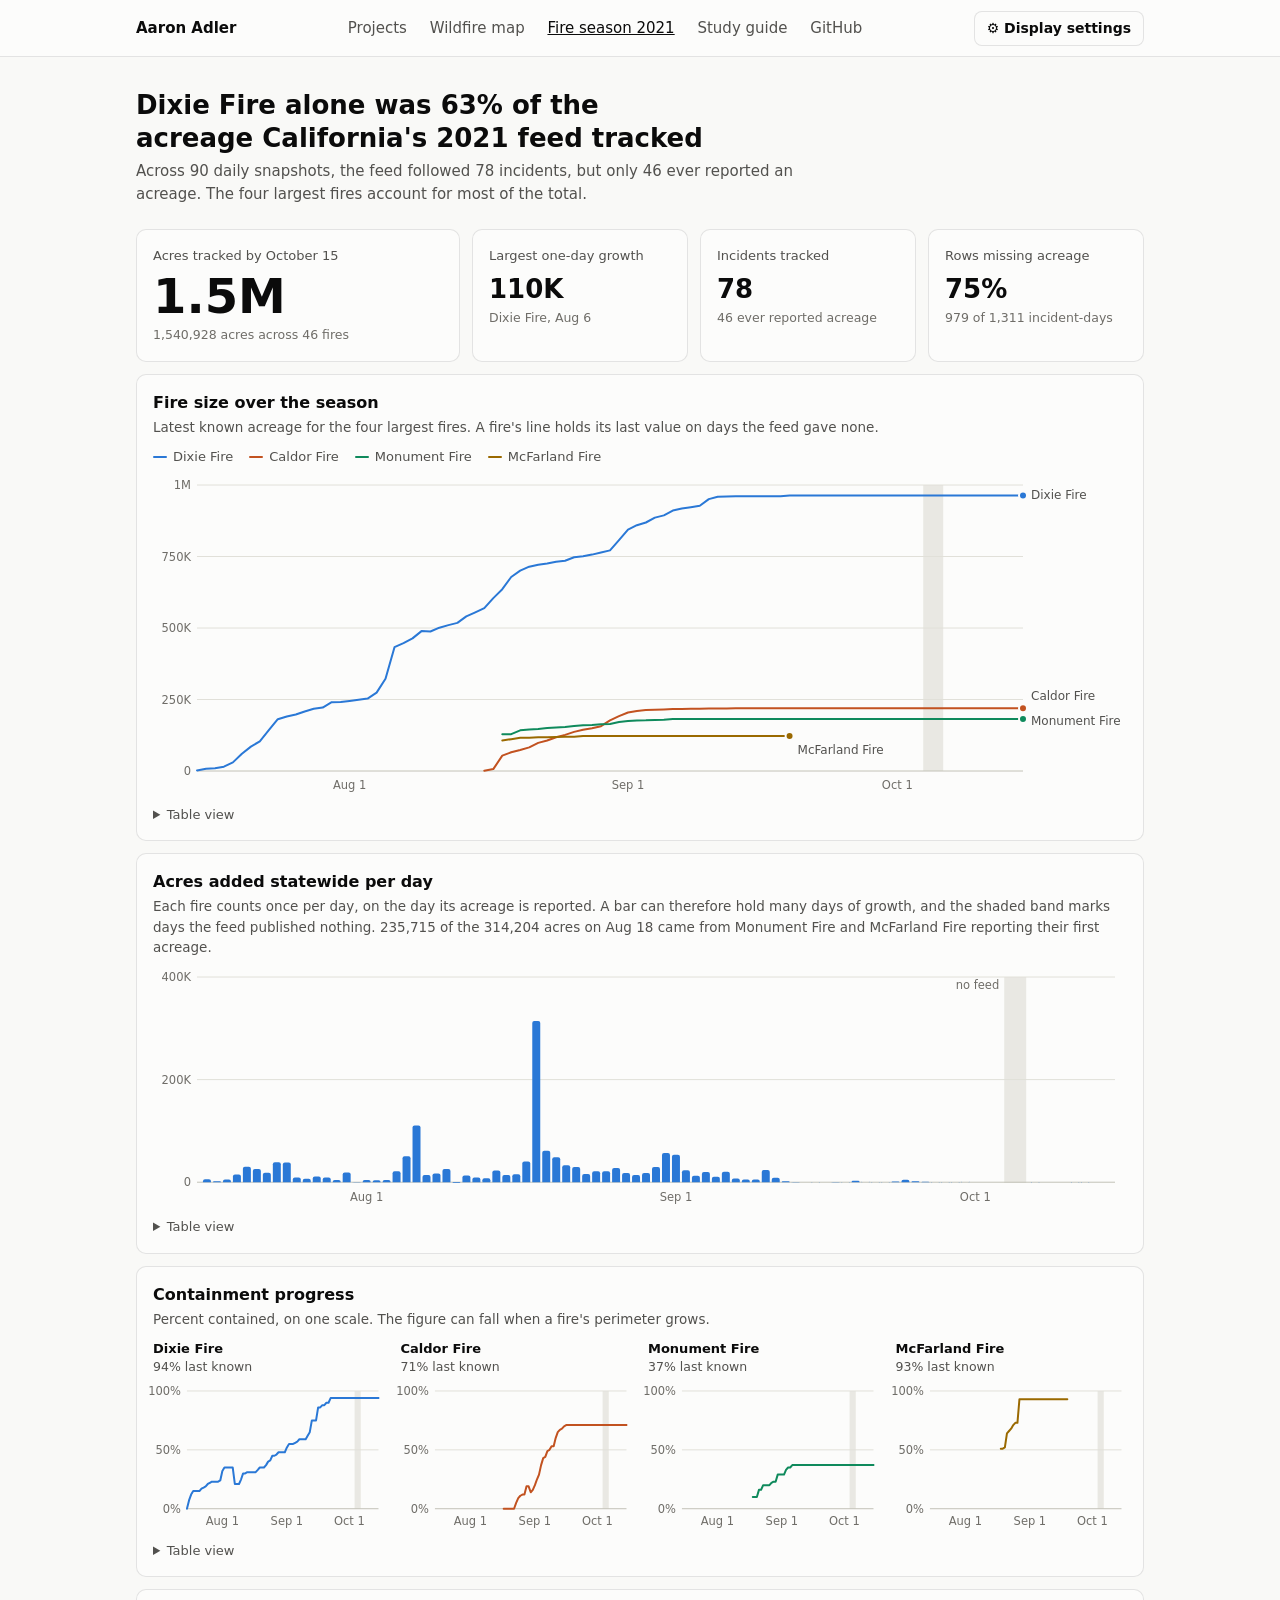
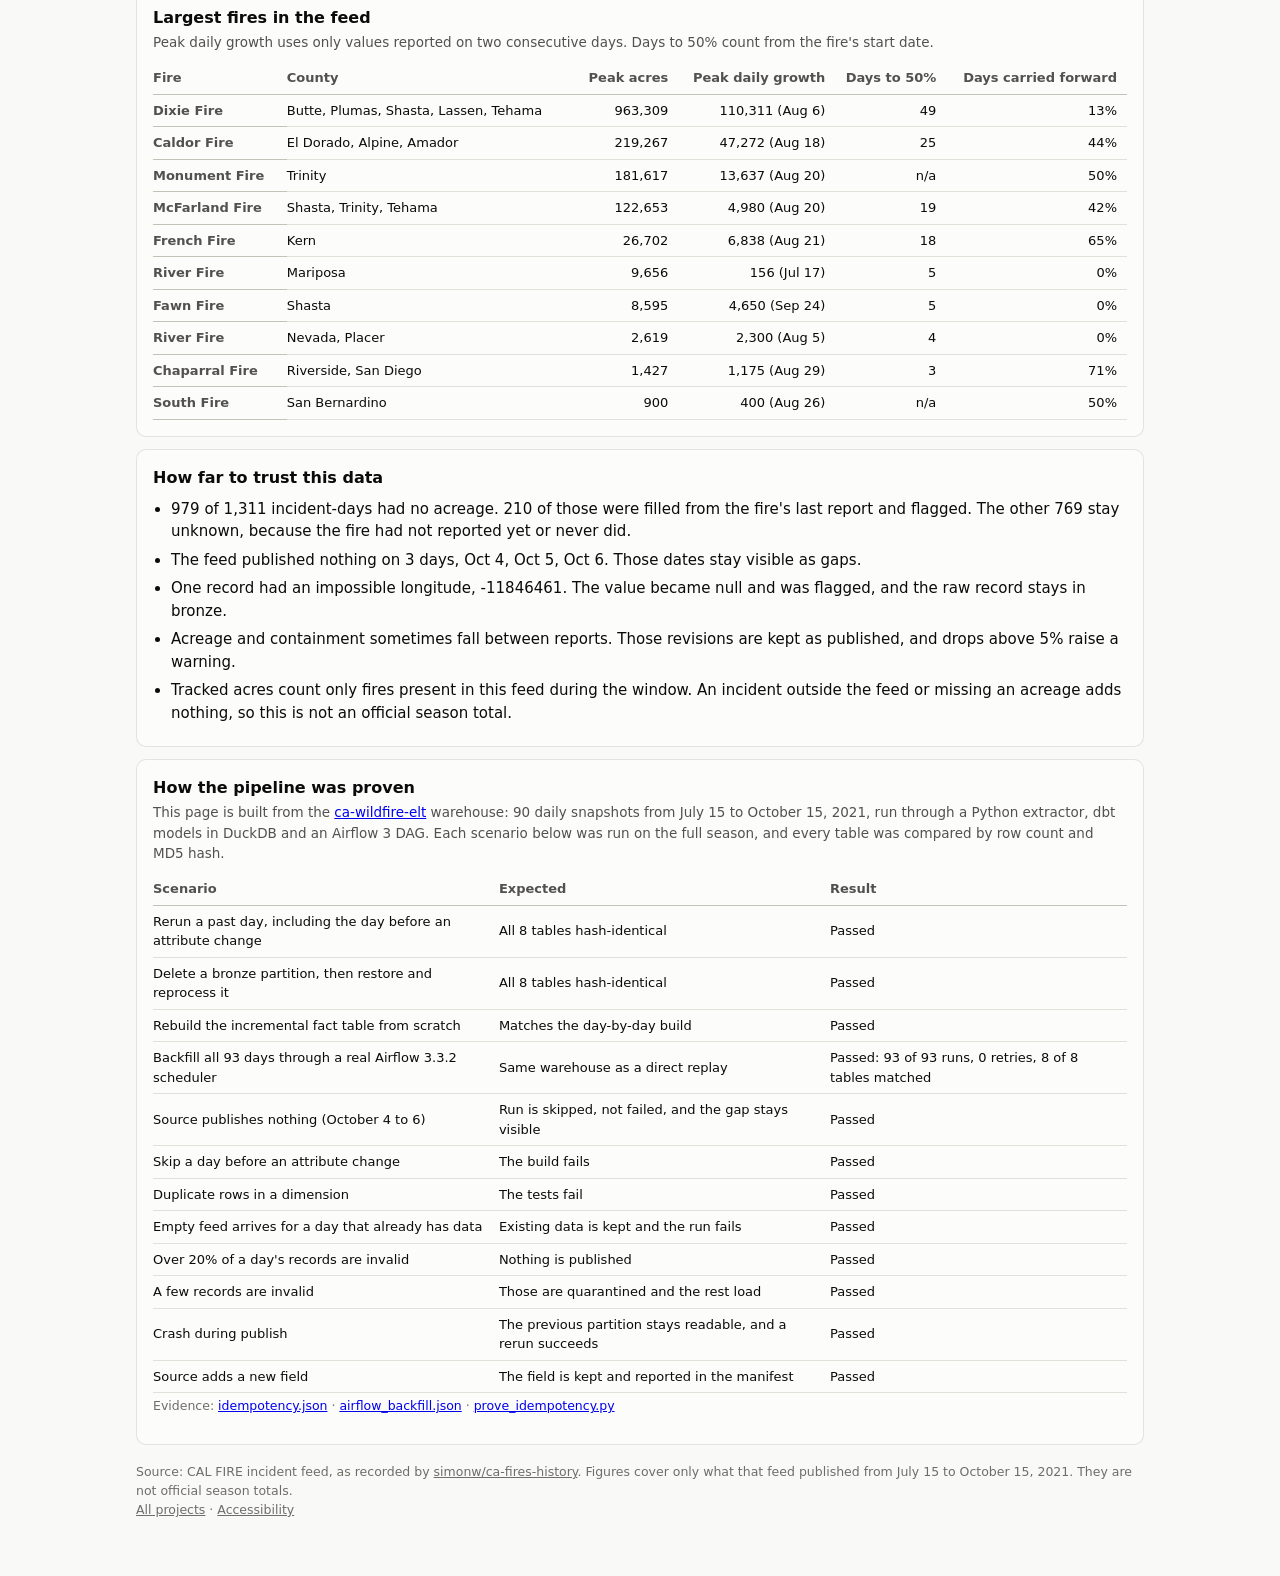
<file: wildfire-history.html>
<!doctype html>
<html lang="en">
<head>
<meta charset="utf-8">
<meta name="viewport" content="width=device-width, initial-scale=1">
<script>try{var d=JSON.parse(localStorage.getItem("aja-display")||"{}");for(var k in d)if(d[k])document.documentElement.setAttribute("data-"+k,d[k])}catch(e){}</script>
<link rel="stylesheet" href="settings.css">
<script src="settings.js" defer></script>
<title>California Fire Season 2021 · Aaron Adler</title>
<style>
:root {
  color-scheme: light;
  --page: #f9f9f7; --surface: #fcfcfb; --ink: #0b0b0b; --ink-2: #52514e; --muted: #6f6d68;
  --grid: #e1e0d9; --axis: #c3c2b7; --ring: rgba(11,11,11,.10);
  --s1: #2a78d6; --s2: #c25220; --s3: #0f8a5c; --s4: #9a6900; --critical: #d03b3b;
}
@media (prefers-color-scheme: dark) {
  :root:where(:not([data-theme="light"])) {
    color-scheme: dark;
    --page: #0d0d0d; --surface: #1a1a19; --ink: #f0efec; --ink-2: #c3c2b7; --muted: #a3a29b;
    --grid: #2c2c2a; --axis: #383835; --ring: rgba(255,255,255,.10);
    --s1: #3987e5; --s2: #d95926; --s3: #199e70; --s4: #c98500;
  }
}
:root[data-theme="dark"] {
  color-scheme: dark;
  --page: #0d0d0d; --surface: #1a1a19; --ink: #f0efec; --ink-2: #c3c2b7; --muted: #a3a29b;
  --grid: #2c2c2a; --axis: #383835; --ring: rgba(255,255,255,.10);
  --s1: #3987e5; --s2: #d95926; --s3: #199e70; --s4: #c98500;
}
/* Display settings: colorblind-safe series (Okabe-Ito hues, adjusted to meet 3:1). */
:root[data-cvd="safe"] { --s1: #0072b2; --s2: #c24e00; --s3: #00805f; --s4: #a8508a; }
@media (prefers-color-scheme: dark) {
  :root[data-cvd="safe"]:not([data-theme="light"]) { --s1: #56b4e9; --s2: #e8833a; --s3: #2fbf91; --s4: #e08fc0; }
}
:root[data-theme="dark"][data-cvd="safe"] { --s1: #56b4e9; --s2: #e8833a; --s3: #2fbf91; --s4: #e08fc0; }
/* Line patterns, so the series differ by more than color. */
:root[data-cvd="safe"] path.series-1 { stroke-dasharray: 8 4; }
:root[data-cvd="safe"] path.series-2 { stroke-dasharray: 2 3; }
:root[data-cvd="safe"] path.series-3 { stroke-dasharray: 12 3 2 3; }
:root[data-cvd="safe"] .legend .key { height: 4px; }
:root[data-cvd="safe"] .legend .key-1 { background: repeating-linear-gradient(90deg, var(--s2) 0 5px, transparent 5px 7px) !important; }
:root[data-cvd="safe"] .legend .key-2 { background: repeating-linear-gradient(90deg, var(--s3) 0 2px, transparent 2px 4px) !important; }
:root[data-cvd="safe"] .legend .key-3 { background: repeating-linear-gradient(90deg, var(--s4) 0 6px, transparent 6px 8px, var(--s4) 8px 9px, transparent 9px 11px) !important; }
/* Display settings: higher contrast. */
:root[data-contrast="more"] { --ink: #000000; --ink-2: #2b2a28; --muted: #3a3733; --grid: #b9b7ae; --axis: #6f6d68; --ring: rgba(0,0,0,.45); }
@media (prefers-color-scheme: dark) {
  :root[data-contrast="more"]:not([data-theme="light"]) { --ink: #ffffff; --ink-2: #e6e4df; --muted: #d6d1ca; --grid: #4a4a47; --axis: #8a8983; --ring: rgba(255,255,255,.45); }
}
:root[data-theme="dark"][data-contrast="more"] { --ink: #ffffff; --ink-2: #e6e4df; --muted: #d6d1ca; --grid: #4a4a47; --axis: #8a8983; --ring: rgba(255,255,255,.45); }
:root { --line: var(--ring); }
* { box-sizing: border-box; }
body {
  margin: 0; background: var(--page); color: var(--ink);
  font: 15px/1.5 system-ui, -apple-system, "Segoe UI", sans-serif;
}
main { max-width: 1040px; margin: 0 auto; padding: 32px 16px 56px; }
h1 { font-size: 26px; line-height: 1.25; font-weight: 650; margin: 0 0 6px; max-width: 34em; text-wrap: balance; }
h2 { font-size: 16px; font-weight: 650; margin: 0 0 2px; }
.lead { color: var(--ink-2); margin: 0 0 24px; max-width: 46em; }
.hero-row { display: grid; grid-template-columns: 1.5fr repeat(3, 1fr); gap: 12px; margin-bottom: 12px; }
.card {
  background: var(--surface); border: 1px solid var(--ring); border-radius: 10px;
  padding: 16px; min-width: 0; margin-bottom: 12px;
}
.hero-row .card { margin: 0; }
.label { color: var(--ink-2); font-size: 13px; }
.hero { font-size: 48px; font-weight: 650; line-height: 1.1; margin-top: 4px; }
.value { font-size: 26px; font-weight: 650; line-height: 1.2; margin-top: 8px; }
.note { color: var(--muted); font-size: 12.5px; margin-top: 4px; }
.sub { color: var(--ink-2); font-size: 13.5px; margin: 0 0 10px; }
.chart { position: relative; width: 100%; touch-action: pan-y; }
.chart svg { display: block; width: 100%; height: auto; overflow: visible; }
.legend { display: flex; flex-wrap: wrap; gap: 4px 16px; font-size: 13px; color: var(--ink-2); margin-bottom: 8px; }
.legend span { display: inline-flex; align-items: center; gap: 6px; }
.key { display: inline-block; width: 14px; height: 2px; border-radius: 1px; }
.grid-4 { display: grid; grid-template-columns: repeat(4, 1fr); gap: 16px; }
.panel-title { font-size: 13px; font-weight: 600; }
.panel-note { font-size: 12.5px; color: var(--ink-2); margin-bottom: 4px; }
text { font: 11.5px system-ui, -apple-system, "Segoe UI", sans-serif; fill: var(--muted); font-variant-numeric: tabular-nums; }
text.direct { fill: var(--ink-2); font-size: 12px; }
#tooltip {
  position: fixed; z-index: 10; pointer-events: none; display: none; min-width: 150px; max-width: 280px;
  background: var(--surface); border: 1px solid var(--axis); border-radius: 8px; padding: 8px 10px;
  box-shadow: 0 4px 16px rgba(0,0,0,.14); font-size: 12.5px;
}
#tooltip .when { color: var(--ink-2); margin-bottom: 4px; }
#tooltip .row { display: flex; align-items: center; gap: 7px; }
#tooltip .row strong { font-variant-numeric: tabular-nums; }
#tooltip .row small { color: var(--ink-2); font-size: 12px; }
details { margin-top: 10px; font-size: 13px; }
.skip { position: absolute; left: -9999px; top: 8px; z-index: 20; background: var(--surface); color: var(--ink);
  padding: 8px 12px; border-radius: 6px; border: 2px solid var(--ink); }
.skip:focus { left: 8px; }
.sr-only { position: absolute; width: 1px; height: 1px; padding: 0; margin: -1px; overflow: hidden;
  clip: rect(0 0 0 0); white-space: nowrap; border: 0; }
.site { border-bottom: 1px solid var(--ring); background: var(--surface); }
.site .bar { max-width: 1040px; margin: 0 auto; padding: 0 16px; min-height: 56px; display: flex;
  align-items: center; justify-content: space-between; gap: 16px; flex-wrap: wrap; }
.site .name { font-weight: 700; color: var(--ink); text-decoration: none; }
.site nav a { color: var(--ink-2); text-decoration: none; margin-left: 18px; }
.site nav a:first-child { margin-left: 0; }
.site nav a:hover, .site nav a[aria-current="page"] { color: var(--ink); text-decoration: underline; }
a:focus-visible, summary:focus-visible, .scroll:focus-visible {
  outline: 3px solid var(--s1); outline-offset: 2px; border-radius: 4px; }
.chart .zone:focus { outline: none; }
.chart .zone:focus-visible { stroke: var(--ink); stroke-width: 2; stroke-dasharray: 4 3; }
summary { cursor: pointer; color: var(--ink-2); }
.scroll { overflow-x: auto; }
table { border-collapse: collapse; width: 100%; font-size: 13px; }
th { text-align: left; font-weight: 600; color: var(--ink-2); border-bottom: 1px solid var(--axis); padding: 6px 10px 6px 0; white-space: nowrap; }
td { border-bottom: 1px solid var(--grid); padding: 6px 10px 6px 0; }
th.n, td.n { text-align: right; font-variant-numeric: tabular-nums; white-space: nowrap; }
ul.findings { margin: 8px 0 0; padding-left: 18px; }
ul.findings li { margin-bottom: 6px; }
footer { color: var(--muted); font-size: 12.5px; margin-top: 18px; }
footer a { color: inherit; }
@media (max-width: 760px) {
  .hero-row { grid-template-columns: 1fr 1fr; }
  .hero-row .card:first-child { grid-column: 1 / -1; }
  .grid-4 { grid-template-columns: 1fr 1fr; }
  .hero { font-size: 40px; }
}
</style>
</head>
<body>
<a class="skip" href="#main">Skip to main content</a>
<header class="site"><div class="bar">
  <a class="name" href="./">Aaron Adler</a>
  <nav aria-label="Main">
    <a href="./">Projects</a>
    <a href="wildfire-map.html">Wildfire map</a>
    <a href="wildfire-history.html" aria-current="page">Fire season 2021</a>
    <a href="study-guide.html">Study guide</a>
    <a href="https://github.com/AaronJAdler">GitHub</a>
  </nav>
</div></header>
<main id="main">
  <h1 id="headline">California fire season 2021</h1>
  <p class="lead" id="lead"></p>
  <section class="hero-row" id="tiles" aria-label="Season totals"></section>

  <section class="card">
    <h2>Fire size over the season</h2>
    <p class="sub">Latest known acreage for the four largest fires. A fire's line holds its last value on days the feed gave none.</p>
    <div class="legend" id="size-legend"></div>
    <div class="chart" id="size-chart"></div>
    <details><summary>Table view</summary><div class="scroll" id="size-table" tabindex="0" role="region" aria-label="Fire size table"></div></details>
  </section>

  <section class="card">
    <h2>Acres added statewide per day</h2>
    <p class="sub">Each fire counts once per day, on the day its acreage is reported. A bar can therefore hold many days of growth, and the shaded band marks days the feed published nothing. <span id="spike-note"></span></p>
    <div class="chart" id="added-chart"></div>
    <details><summary>Table view</summary><div class="scroll" id="added-table" tabindex="0" role="region" aria-label="Acres added table"></div></details>
  </section>

  <section class="card">
    <h2>Containment progress</h2>
    <p class="sub">Percent contained, on one scale. The figure can fall when a fire's perimeter grows.</p>
    <div class="grid-4" id="containment"></div>
    <details><summary>Table view</summary><div class="scroll" id="containment-table" tabindex="0" role="region" aria-label="Containment table"></div></details>
  </section>

  <section class="card">
    <h2>Largest fires in the feed</h2>
    <p class="sub">Peak daily growth uses only values reported on two consecutive days. Days to 50% count from the fire's start date.</p>
    <div class="scroll" id="fire-table" tabindex="0" role="region" aria-label="Largest fires table"></div>
  </section>

  <section class="card">
    <h2>How far to trust this data</h2>
    <ul class="findings" id="findings"></ul>
  </section>

  <section class="card" id="proof" aria-labelledby="proof-title">
    <h2 id="proof-title">How the pipeline was proven</h2>
    <p class="sub">This page is built from the <a href="https://github.com/AaronJAdler/ca-wildfire-elt">ca-wildfire-elt</a> warehouse:
      90 daily snapshots from July 15 to October 15, 2021, run through a Python extractor, dbt models in DuckDB and an Airflow 3 DAG.
      Each scenario below was run on the full season, and every table was compared by row count and MD5 hash.</p>
    <div class="scroll" tabindex="0" role="region" aria-label="Pipeline test results">
      <table>
        <caption class="sr-only">Failure scenarios tested on the full 2021 season</caption>
        <thead><tr><th scope="col">Scenario</th><th scope="col">Expected</th><th scope="col">Result</th></tr></thead>
        <tbody>
          <tr><td>Rerun a past day, including the day before an attribute change</td><td>All 8 tables hash-identical</td><td>Passed</td></tr>
          <tr><td>Delete a bronze partition, then restore and reprocess it</td><td>All 8 tables hash-identical</td><td>Passed</td></tr>
          <tr><td>Rebuild the incremental fact table from scratch</td><td>Matches the day-by-day build</td><td>Passed</td></tr>
          <tr><td>Backfill all 93 days through a real Airflow 3.3.2 scheduler</td><td>Same warehouse as a direct replay</td><td>Passed: 93 of 93 runs, 0 retries, 8 of 8 tables matched</td></tr>
          <tr><td>Source publishes nothing (October 4 to 6)</td><td>Run is skipped, not failed, and the gap stays visible</td><td>Passed</td></tr>
          <tr><td>Skip a day before an attribute change</td><td>The build fails</td><td>Passed</td></tr>
          <tr><td>Duplicate rows in a dimension</td><td>The tests fail</td><td>Passed</td></tr>
          <tr><td>Empty feed arrives for a day that already has data</td><td>Existing data is kept and the run fails</td><td>Passed</td></tr>
          <tr><td>Over 20% of a day's records are invalid</td><td>Nothing is published</td><td>Passed</td></tr>
          <tr><td>A few records are invalid</td><td>Those are quarantined and the rest load</td><td>Passed</td></tr>
          <tr><td>Crash during publish</td><td>The previous partition stays readable, and a rerun succeeds</td><td>Passed</td></tr>
          <tr><td>Source adds a new field</td><td>The field is kept and reported in the manifest</td><td>Passed</td></tr>
        </tbody>
      </table>
    </div>
    <p class="note">Evidence: <a href="https://github.com/AaronJAdler/ca-wildfire-elt/blob/main/docs/proof/idempotency.json">idempotency.json</a> ·
      <a href="https://github.com/AaronJAdler/ca-wildfire-elt/blob/main/docs/proof/airflow_backfill.json">airflow_backfill.json</a> ·
      <a href="https://github.com/AaronJAdler/ca-wildfire-elt/blob/main/scripts/prove_idempotency.py">prove_idempotency.py</a></p>
  </section>

  <footer>
    Source: CAL FIRE incident feed, as recorded by
    <a href="https://github.com/simonw/ca-fires-history">simonw/ca-fires-history</a>.
    Figures cover only what that feed published from July 15 to October 15, 2021. They are not official season totals.
    <br><a href="./">All projects</a> · <a href="accessibility.html">Accessibility</a>
  </footer>
</main>
<div id="tooltip" aria-hidden="true"></div>

<script id="data" type="application/json">{"topFires":[{"unique_id":"00016d5d-1647-49e4-a02a-abf46b8480ae","incident_name":"Dixie Fire","county_names":"Butte, Plumas, Shasta, Lassen, Tehama","peak_acres":963309.0,"latest_percent_contained":94.0,"first_seen_date":"2021-07-15","days_in_feed":90,"peak_daily_growth_acres":110311.0,"peak_growth_date":"2021-08-06","days_from_start_to_50_percent_contained":49,"share_of_days_carried_forward":0.13333333333333333,"peak_structures_destroyed":1329},{"unique_id":"a21c4d1f-87ed-4db1-85ea-eae41c90a0ac","incident_name":"Caldor Fire","county_names":"El Dorado, Alpine, Amador","peak_acres":219267.0,"latest_percent_contained":71.0,"first_seen_date":"2021-08-15","days_in_feed":59,"peak_daily_growth_acres":47272.0,"peak_growth_date":"2021-08-18","days_from_start_to_50_percent_contained":25,"share_of_days_carried_forward":0.4406779661016949,"peak_structures_destroyed":1003},{"unique_id":"1d1bb813-5955-438a-a2cd-0e2d46074f1a","incident_name":"Monument Fire","county_names":"Trinity","peak_acres":181617.0,"latest_percent_contained":37.0,"first_seen_date":"2021-08-02","days_in_feed":72,"peak_daily_growth_acres":13637.0,"peak_growth_date":"2021-08-20","days_from_start_to_50_percent_contained":null,"share_of_days_carried_forward":0.5,"peak_structures_destroyed":50},{"unique_id":"d0174b70-8652-4242-bf7f-b00e98a48319","incident_name":"McFarland Fire","county_names":"Shasta, Trinity, Tehama","peak_acres":122653.0,"latest_percent_contained":93.0,"first_seen_date":"2021-07-30","days_in_feed":52,"peak_daily_growth_acres":4980.0,"peak_growth_date":"2021-08-20","days_from_start_to_50_percent_contained":19,"share_of_days_carried_forward":0.4230769230769231,"peak_structures_destroyed":null},{"unique_id":"11804a96-faa3-4671-b420-6591e4e95f49","incident_name":"French Fire","county_names":"Kern","peak_acres":26702.0,"latest_percent_contained":52.0,"first_seen_date":"2021-08-19","days_in_feed":55,"peak_daily_growth_acres":6838.0,"peak_growth_date":"2021-08-21","days_from_start_to_50_percent_contained":18,"share_of_days_carried_forward":0.6545454545454545,"peak_structures_destroyed":null},{"unique_id":"2acb95c8-7a0b-4bfc-9174-6da944037bf2","incident_name":"River Fire","county_names":"Mariposa","peak_acres":9656.0,"latest_percent_contained":97.0,"first_seen_date":"2021-07-15","days_in_feed":5,"peak_daily_growth_acres":156.0,"peak_growth_date":"2021-07-17","days_from_start_to_50_percent_contained":5,"share_of_days_carried_forward":0.0,"peak_structures_destroyed":12},{"unique_id":"1052ac46-526c-4ca1-a75c-7e91920ee6cb","incident_name":"Fawn Fire","county_names":"Shasta","peak_acres":8595.0,"latest_percent_contained":90.0,"first_seen_date":"2021-09-23","days_in_feed":10,"peak_daily_growth_acres":4650.0,"peak_growth_date":"2021-09-24","days_from_start_to_50_percent_contained":5,"share_of_days_carried_forward":0.0,"peak_structures_destroyed":185},{"unique_id":"178aba5f-4c67-4830-891d-b8fec84706da","incident_name":"River Fire","county_names":"Nevada, Placer","peak_acres":2619.0,"latest_percent_contained":95.0,"first_seen_date":"2021-08-04","days_in_feed":10,"peak_daily_growth_acres":2300.0,"peak_growth_date":"2021-08-05","days_from_start_to_50_percent_contained":4,"share_of_days_carried_forward":0.0,"peak_structures_destroyed":142},{"unique_id":"64a7c61a-5634-410a-a1c4-aeb97b2283e0","incident_name":"Chaparral Fire","county_names":"Riverside, San Diego","peak_acres":1427.0,"latest_percent_contained":80.0,"first_seen_date":"2021-08-28","days_in_feed":17,"peak_daily_growth_acres":1175.0,"peak_growth_date":"2021-08-29","days_from_start_to_50_percent_contained":3,"share_of_days_carried_forward":0.7058823529411765,"peak_structures_destroyed":null},{"unique_id":"4cfd11fa-b33f-4de6-8d17-bbaa27b2c9cb","incident_name":"South Fire","county_names":"San Bernardino","peak_acres":900.0,"latest_percent_contained":10.0,"first_seen_date":"2021-08-25","days_in_feed":8,"peak_daily_growth_acres":400.0,"peak_growth_date":"2021-08-26","days_from_start_to_50_percent_contained":null,"share_of_days_carried_forward":0.5,"peak_structures_destroyed":18}],"fireDaily":[{"unique_id":"00016d5d-1647-49e4-a02a-abf46b8480ae","date":"2021-07-15","acres":2250.0,"contained":0.0,"acres_carried":false,"contained_carried":false},{"unique_id":"00016d5d-1647-49e4-a02a-abf46b8480ae","date":"2021-07-16","acres":7947.0,"contained":7.0,"acres_carried":false,"contained_carried":false},{"unique_id":"00016d5d-1647-49e4-a02a-abf46b8480ae","date":"2021-07-17","acres":9847.0,"contained":12.0,"acres_carried":false,"contained_carried":false},{"unique_id":"00016d5d-1647-49e4-a02a-abf46b8480ae","date":"2021-07-18","acres":15074.0,"contained":15.0,"acres_carried":false,"contained_carried":false},{"unique_id":"00016d5d-1647-49e4-a02a-abf46b8480ae","date":"2021-07-19","acres":30074.0,"contained":15.0,"acres_carried":false,"contained_carried":false},{"unique_id":"00016d5d-1647-49e4-a02a-abf46b8480ae","date":"2021-07-20","acres":59984.0,"contained":15.0,"acres_carried":false,"contained_carried":false},{"unique_id":"00016d5d-1647-49e4-a02a-abf46b8480ae","date":"2021-07-21","acres":85479.0,"contained":15.0,"acres_carried":false,"contained_carried":false},{"unique_id":"00016d5d-1647-49e4-a02a-abf46b8480ae","date":"2021-07-22","acres":103910.0,"contained":17.0,"acres_carried":false,"contained_carried":false},{"unique_id":"00016d5d-1647-49e4-a02a-abf46b8480ae","date":"2021-07-23","acres":142940.0,"contained":18.0,"acres_carried":false,"contained_carried":false},{"unique_id":"00016d5d-1647-49e4-a02a-abf46b8480ae","date":"2021-07-24","acres":181289.0,"contained":19.0,"acres_carried":false,"contained_carried":false},{"unique_id":"00016d5d-1647-49e4-a02a-abf46b8480ae","date":"2021-07-25","acres":190625.0,"contained":21.0,"acres_carried":false,"contained_carried":false},{"unique_id":"00016d5d-1647-49e4-a02a-abf46b8480ae","date":"2021-07-26","acres":197487.0,"contained":22.0,"acres_carried":false,"contained_carried":false},{"unique_id":"00016d5d-1647-49e4-a02a-abf46b8480ae","date":"2021-07-27","acres":208206.0,"contained":23.0,"acres_carried":false,"contained_carried":false},{"unique_id":"00016d5d-1647-49e4-a02a-abf46b8480ae","date":"2021-07-28","acres":217581.0,"contained":23.0,"acres_carried":false,"contained_carried":false},{"unique_id":"00016d5d-1647-49e4-a02a-abf46b8480ae","date":"2021-07-29","acres":221504.0,"contained":23.0,"acres_carried":false,"contained_carried":false},{"unique_id":"d0174b70-8652-4242-bf7f-b00e98a48319","date":"2021-07-30","acres":null,"contained":null,"acres_carried":false,"contained_carried":false},{"unique_id":"00016d5d-1647-49e4-a02a-abf46b8480ae","date":"2021-07-30","acres":240595.0,"contained":23.0,"acres_carried":false,"contained_carried":false},{"unique_id":"d0174b70-8652-4242-bf7f-b00e98a48319","date":"2021-07-31","acres":null,"contained":null,"acres_carried":false,"contained_carried":false},{"unique_id":"00016d5d-1647-49e4-a02a-abf46b8480ae","date":"2021-07-31","acres":240795.0,"contained":24.0,"acres_carried":false,"contained_carried":false},{"unique_id":"d0174b70-8652-4242-bf7f-b00e98a48319","date":"2021-08-01","acres":null,"contained":null,"acres_carried":false,"contained_carried":false},{"unique_id":"00016d5d-1647-49e4-a02a-abf46b8480ae","date":"2021-08-01","acres":244888.0,"contained":32.0,"acres_carried":false,"contained_carried":false},{"unique_id":"1d1bb813-5955-438a-a2cd-0e2d46074f1a","date":"2021-08-02","acres":null,"contained":null,"acres_carried":false,"contained_carried":false},{"unique_id":"d0174b70-8652-4242-bf7f-b00e98a48319","date":"2021-08-02","acres":null,"contained":null,"acres_carried":false,"contained_carried":false},{"unique_id":"00016d5d-1647-49e4-a02a-abf46b8480ae","date":"2021-08-02","acres":248820.0,"contained":35.0,"acres_carried":false,"contained_carried":false},{"unique_id":"1d1bb813-5955-438a-a2cd-0e2d46074f1a","date":"2021-08-03","acres":null,"contained":null,"acres_carried":false,"contained_carried":false},{"unique_id":"d0174b70-8652-4242-bf7f-b00e98a48319","date":"2021-08-03","acres":null,"contained":null,"acres_carried":false,"contained_carried":false},{"unique_id":"00016d5d-1647-49e4-a02a-abf46b8480ae","date":"2021-08-03","acres":253052.0,"contained":35.0,"acres_carried":false,"contained_carried":false},{"unique_id":"1d1bb813-5955-438a-a2cd-0e2d46074f1a","date":"2021-08-04","acres":null,"contained":null,"acres_carried":false,"contained_carried":false},{"unique_id":"d0174b70-8652-4242-bf7f-b00e98a48319","date":"2021-08-04","acres":null,"contained":null,"acres_carried":false,"contained_carried":false},{"unique_id":"00016d5d-1647-49e4-a02a-abf46b8480ae","date":"2021-08-04","acres":274139.0,"contained":35.0,"acres_carried":false,"contained_carried":false},{"unique_id":"1d1bb813-5955-438a-a2cd-0e2d46074f1a","date":"2021-08-05","acres":null,"contained":null,"acres_carried":false,"contained_carried":false},{"unique_id":"d0174b70-8652-4242-bf7f-b00e98a48319","date":"2021-08-05","acres":null,"contained":null,"acres_carried":false,"contained_carried":false},{"unique_id":"00016d5d-1647-49e4-a02a-abf46b8480ae","date":"2021-08-05","acres":322502.0,"contained":35.0,"acres_carried":false,"contained_carried":false},{"unique_id":"1d1bb813-5955-438a-a2cd-0e2d46074f1a","date":"2021-08-06","acres":null,"contained":null,"acres_carried":false,"contained_carried":false},{"unique_id":"d0174b70-8652-4242-bf7f-b00e98a48319","date":"2021-08-06","acres":null,"contained":null,"acres_carried":false,"contained_carried":false},{"unique_id":"00016d5d-1647-49e4-a02a-abf46b8480ae","date":"2021-08-06","acres":432813.0,"contained":35.0,"acres_carried":false,"contained_carried":false},{"unique_id":"1d1bb813-5955-438a-a2cd-0e2d46074f1a","date":"2021-08-07","acres":null,"contained":null,"acres_carried":false,"contained_carried":false},{"unique_id":"d0174b70-8652-4242-bf7f-b00e98a48319","date":"2021-08-07","acres":null,"contained":null,"acres_carried":false,"contained_carried":false},{"unique_id":"00016d5d-1647-49e4-a02a-abf46b8480ae","date":"2021-08-07","acres":446723.0,"contained":21.0,"acres_carried":false,"contained_carried":false},{"unique_id":"1d1bb813-5955-438a-a2cd-0e2d46074f1a","date":"2021-08-08","acres":null,"contained":null,"acres_carried":false,"contained_carried":false},{"unique_id":"d0174b70-8652-4242-bf7f-b00e98a48319","date":"2021-08-08","acres":null,"contained":null,"acres_carried":false,"contained_carried":false},{"unique_id":"00016d5d-1647-49e4-a02a-abf46b8480ae","date":"2021-08-08","acres":463477.0,"contained":21.0,"acres_carried":false,"contained_carried":false},{"unique_id":"1d1bb813-5955-438a-a2cd-0e2d46074f1a","date":"2021-08-09","acres":null,"contained":null,"acres_carried":false,"contained_carried":false},{"unique_id":"d0174b70-8652-4242-bf7f-b00e98a48319","date":"2021-08-09","acres":null,"contained":null,"acres_carried":false,"contained_carried":false},{"unique_id":"00016d5d-1647-49e4-a02a-abf46b8480ae","date":"2021-08-09","acres":489287.0,"contained":21.0,"acres_carried":false,"contained_carried":false},{"unique_id":"1d1bb813-5955-438a-a2cd-0e2d46074f1a","date":"2021-08-10","acres":null,"contained":null,"acres_carried":false,"contained_carried":false},{"unique_id":"d0174b70-8652-4242-bf7f-b00e98a48319","date":"2021-08-10","acres":null,"contained":null,"acres_carried":false,"contained_carried":false},{"unique_id":"00016d5d-1647-49e4-a02a-abf46b8480ae","date":"2021-08-10","acres":487764.0,"contained":25.0,"acres_carried":false,"contained_carried":false},{"unique_id":"1d1bb813-5955-438a-a2cd-0e2d46074f1a","date":"2021-08-11","acres":null,"contained":null,"acres_carried":false,"contained_carried":false},{"unique_id":"d0174b70-8652-4242-bf7f-b00e98a48319","date":"2021-08-11","acres":null,"contained":null,"acres_carried":false,"contained_carried":false},{"unique_id":"00016d5d-1647-49e4-a02a-abf46b8480ae","date":"2021-08-11","acres":501008.0,"contained":30.0,"acres_carried":false,"contained_carried":false},{"unique_id":"1d1bb813-5955-438a-a2cd-0e2d46074f1a","date":"2021-08-12","acres":null,"contained":null,"acres_carried":false,"contained_carried":false},{"unique_id":"d0174b70-8652-4242-bf7f-b00e98a48319","date":"2021-08-12","acres":null,"contained":null,"acres_carried":false,"contained_carried":false},{"unique_id":"00016d5d-1647-49e4-a02a-abf46b8480ae","date":"2021-08-12","acres":510227.0,"contained":30.0,"acres_carried":false,"contained_carried":false},{"unique_id":"1d1bb813-5955-438a-a2cd-0e2d46074f1a","date":"2021-08-13","acres":null,"contained":null,"acres_carried":false,"contained_carried":false},{"unique_id":"d0174b70-8652-4242-bf7f-b00e98a48319","date":"2021-08-13","acres":null,"contained":null,"acres_carried":false,"contained_carried":false},{"unique_id":"00016d5d-1647-49e4-a02a-abf46b8480ae","date":"2021-08-13","acres":517945.0,"contained":31.0,"acres_carried":false,"contained_carried":false},{"unique_id":"1d1bb813-5955-438a-a2cd-0e2d46074f1a","date":"2021-08-14","acres":null,"contained":null,"acres_carried":false,"contained_carried":false},{"unique_id":"d0174b70-8652-4242-bf7f-b00e98a48319","date":"2021-08-14","acres":null,"contained":null,"acres_carried":false,"contained_carried":false},{"unique_id":"00016d5d-1647-49e4-a02a-abf46b8480ae","date":"2021-08-14","acres":540581.0,"contained":31.0,"acres_carried":false,"contained_carried":false},{"unique_id":"1d1bb813-5955-438a-a2cd-0e2d46074f1a","date":"2021-08-15","acres":null,"contained":null,"acres_carried":false,"contained_carried":false},{"unique_id":"d0174b70-8652-4242-bf7f-b00e98a48319","date":"2021-08-15","acres":null,"contained":null,"acres_carried":false,"contained_carried":false},{"unique_id":"00016d5d-1647-49e4-a02a-abf46b8480ae","date":"2021-08-15","acres":554816.0,"contained":31.0,"acres_carried":false,"contained_carried":false},{"unique_id":"a21c4d1f-87ed-4db1-85ea-eae41c90a0ac","date":"2021-08-15","acres":null,"contained":null,"acres_carried":false,"contained_carried":false},{"unique_id":"d0174b70-8652-4242-bf7f-b00e98a48319","date":"2021-08-16","acres":null,"contained":null,"acres_carried":false,"contained_carried":false},{"unique_id":"00016d5d-1647-49e4-a02a-abf46b8480ae","date":"2021-08-16","acres":569707.0,"contained":31.0,"acres_carried":false,"contained_carried":false},{"unique_id":"a21c4d1f-87ed-4db1-85ea-eae41c90a0ac","date":"2021-08-16","acres":754.0,"contained":null,"acres_carried":false,"contained_carried":false},{"unique_id":"1d1bb813-5955-438a-a2cd-0e2d46074f1a","date":"2021-08-16","acres":null,"contained":null,"acres_carried":false,"contained_carried":false},{"unique_id":"a21c4d1f-87ed-4db1-85ea-eae41c90a0ac","date":"2021-08-17","acres":6500.0,"contained":0.0,"acres_carried":false,"contained_carried":false},{"unique_id":"1d1bb813-5955-438a-a2cd-0e2d46074f1a","date":"2021-08-17","acres":null,"contained":null,"acres_carried":false,"contained_carried":false},{"unique_id":"d0174b70-8652-4242-bf7f-b00e98a48319","date":"2021-08-17","acres":null,"contained":null,"acres_carried":false,"contained_carried":false},{"unique_id":"00016d5d-1647-49e4-a02a-abf46b8480ae","date":"2021-08-17","acres":604511.0,"contained":31.0,"acres_carried":false,"contained_carried":false},{"unique_id":"a21c4d1f-87ed-4db1-85ea-eae41c90a0ac","date":"2021-08-18","acres":53772.0,"contained":0.0,"acres_carried":false,"contained_carried":false},{"unique_id":"1d1bb813-5955-438a-a2cd-0e2d46074f1a","date":"2021-08-18","acres":128613.0,"contained":10.0,"acres_carried":false,"contained_carried":false},{"unique_id":"d0174b70-8652-4242-bf7f-b00e98a48319","date":"2021-08-18","acres":107102.0,"contained":51.0,"acres_carried":false,"contained_carried":false},{"unique_id":"00016d5d-1647-49e4-a02a-abf46b8480ae","date":"2021-08-18","acres":635728.0,"contained":33.0,"acres_carried":false,"contained_carried":false},{"unique_id":"a21c4d1f-87ed-4db1-85ea-eae41c90a0ac","date":"2021-08-19","acres":65474.0,"contained":0.0,"acres_carried":false,"contained_carried":false},{"unique_id":"1d1bb813-5955-438a-a2cd-0e2d46074f1a","date":"2021-08-19","acres":128613.0,"contained":10.0,"acres_carried":false,"contained_carried":false},{"unique_id":"d0174b70-8652-4242-bf7f-b00e98a48319","date":"2021-08-19","acres":111016.0,"contained":51.0,"acres_carried":false,"contained_carried":false},{"unique_id":"00016d5d-1647-49e4-a02a-abf46b8480ae","date":"2021-08-19","acres":678369.0,"contained":35.0,"acres_carried":false,"contained_carried":false},{"unique_id":"a21c4d1f-87ed-4db1-85ea-eae41c90a0ac","date":"2021-08-20","acres":73415.0,"contained":0.0,"acres_carried":false,"contained_carried":false},{"unique_id":"1d1bb813-5955-438a-a2cd-0e2d46074f1a","date":"2021-08-20","acres":142250.0,"contained":10.0,"acres_carried":false,"contained_carried":false},{"unique_id":"d0174b70-8652-4242-bf7f-b00e98a48319","date":"2021-08-20","acres":115996.0,"contained":52.0,"acres_carried":false,"contained_carried":false},{"unique_id":"00016d5d-1647-49e4-a02a-abf46b8480ae","date":"2021-08-20","acres":700630.0,"contained":35.0,"acres_carried":false,"contained_carried":false},{"unique_id":"a21c4d1f-87ed-4db1-85ea-eae41c90a0ac","date":"2021-08-21","acres":82444.0,"contained":0.0,"acres_carried":false,"contained_carried":false},{"unique_id":"1d1bb813-5955-438a-a2cd-0e2d46074f1a","date":"2021-08-21","acres":145357.0,"contained":16.0,"acres_carried":false,"contained_carried":false},{"unique_id":"d0174b70-8652-4242-bf7f-b00e98a48319","date":"2021-08-21","acres":116423.0,"contained":64.0,"acres_carried":false,"contained_carried":false},{"unique_id":"00016d5d-1647-49e4-a02a-abf46b8480ae","date":"2021-08-21","acres":714219.0,"contained":35.0,"acres_carried":false,"contained_carried":false},{"unique_id":"a21c4d1f-87ed-4db1-85ea-eae41c90a0ac","date":"2021-08-22","acres":98149.0,"contained":0.0,"acres_carried":false,"contained_carried":false},{"unique_id":"1d1bb813-5955-438a-a2cd-0e2d46074f1a","date":"2021-08-22","acres":147323.0,"contained":16.0,"acres_carried":false,"contained_carried":false},{"unique_id":"d0174b70-8652-4242-bf7f-b00e98a48319","date":"2021-08-22","acres":117985.0,"contained":66.0,"acres_carried":false,"contained_carried":false},{"unique_id":"00016d5d-1647-49e4-a02a-abf46b8480ae","date":"2021-08-22","acres":721298.0,"contained":37.0,"acres_carried":false,"contained_carried":false},{"unique_id":"a21c4d1f-87ed-4db1-85ea-eae41c90a0ac","date":"2021-08-23","acres":106562.0,"contained":5.0,"acres_carried":false,"contained_carried":false},{"unique_id":"1d1bb813-5955-438a-a2cd-0e2d46074f1a","date":"2021-08-23","acres":150011.0,"contained":20.0,"acres_carried":false,"contained_carried":false},{"unique_id":"d0174b70-8652-4242-bf7f-b00e98a48319","date":"2021-08-23","acres":118090.0,"contained":68.0,"acres_carried":false,"contained_carried":false},{"unique_id":"00016d5d-1647-49e4-a02a-abf46b8480ae","date":"2021-08-23","acres":725821.0,"contained":40.0,"acres_carried":false,"contained_carried":false},{"unique_id":"a21c4d1f-87ed-4db1-85ea-eae41c90a0ac","date":"2021-08-24","acres":117704.0,"contained":9.0,"acres_carried":false,"contained_carried":false},{"unique_id":"1d1bb813-5955-438a-a2cd-0e2d46074f1a","date":"2021-08-24","acres":152125.0,"contained":20.0,"acres_carried":false,"contained_carried":false},{"unique_id":"d0174b70-8652-4242-bf7f-b00e98a48319","date":"2021-08-24","acres":118624.0,"contained":71.0,"acres_carried":false,"contained_carried":false},{"unique_id":"00016d5d-1647-49e4-a02a-abf46b8480ae","date":"2021-08-24","acres":731310.0,"contained":41.0,"acres_carried":false,"contained_carried":false},{"unique_id":"a21c4d1f-87ed-4db1-85ea-eae41c90a0ac","date":"2021-08-25","acres":126182.0,"contained":11.0,"acres_carried":false,"contained_carried":false},{"unique_id":"1d1bb813-5955-438a-a2cd-0e2d46074f1a","date":"2021-08-25","acres":154344.0,"contained":20.0,"acres_carried":false,"contained_carried":false},{"unique_id":"d0174b70-8652-4242-bf7f-b00e98a48319","date":"2021-08-25","acres":119560.0,"contained":73.0,"acres_carried":false,"contained_carried":false},{"unique_id":"00016d5d-1647-49e4-a02a-abf46b8480ae","date":"2021-08-25","acres":735064.0,"contained":45.0,"acres_carried":false,"contained_carried":false},{"unique_id":"a21c4d1f-87ed-4db1-85ea-eae41c90a0ac","date":"2021-08-26","acres":136643.0,"contained":12.0,"acres_carried":false,"contained_carried":false},{"unique_id":"1d1bb813-5955-438a-a2cd-0e2d46074f1a","date":"2021-08-26","acres":157287.0,"contained":20.0,"acres_carried":false,"contained_carried":false},{"unique_id":"d0174b70-8652-4242-bf7f-b00e98a48319","date":"2021-08-26","acres":119560.0,"contained":73.0,"acres_carried":false,"contained_carried":false},{"unique_id":"00016d5d-1647-49e4-a02a-abf46b8480ae","date":"2021-08-26","acres":747091.0,"contained":45.0,"acres_carried":false,"contained_carried":false},{"unique_id":"a21c4d1f-87ed-4db1-85ea-eae41c90a0ac","date":"2021-08-27","acres":143951.0,"contained":12.0,"acres_carried":false,"contained_carried":false},{"unique_id":"1d1bb813-5955-438a-a2cd-0e2d46074f1a","date":"2021-08-27","acres":160148.0,"contained":22.0,"acres_carried":false,"contained_carried":false},{"unique_id":"d0174b70-8652-4242-bf7f-b00e98a48319","date":"2021-08-27","acres":122653.0,"contained":93.0,"acres_carried":false,"contained_carried":false},{"unique_id":"00016d5d-1647-49e4-a02a-abf46b8480ae","date":"2021-08-27","acres":750672.0,"contained":46.0,"acres_carried":false,"contained_carried":false},{"unique_id":"1d1bb813-5955-438a-a2cd-0e2d46074f1a","date":"2021-08-28","acres":161309.0,"contained":23.0,"acres_carried":false,"contained_carried":false},{"unique_id":"d0174b70-8652-4242-bf7f-b00e98a48319","date":"2021-08-28","acres":122653.0,"contained":93.0,"acres_carried":false,"contained_carried":false},{"unique_id":"00016d5d-1647-49e4-a02a-abf46b8480ae","date":"2021-08-28","acres":756768.0,"contained":48.0,"acres_carried":false,"contained_carried":false},{"unique_id":"a21c4d1f-87ed-4db1-85ea-eae41c90a0ac","date":"2021-08-28","acres":149684.0,"contained":19.0,"acres_carried":false,"contained_carried":false},{"unique_id":"a21c4d1f-87ed-4db1-85ea-eae41c90a0ac","date":"2021-08-29","acres":156515.0,"contained":19.0,"acres_carried":false,"contained_carried":false},{"unique_id":"1d1bb813-5955-438a-a2cd-0e2d46074f1a","date":"2021-08-29","acres":163155.0,"contained":23.0,"acres_carried":false,"contained_carried":false},{"unique_id":"d0174b70-8652-4242-bf7f-b00e98a48319","date":"2021-08-29","acres":122653.0,"contained":93.0,"acres_carried":true,"contained_carried":true},{"unique_id":"00016d5d-1647-49e4-a02a-abf46b8480ae","date":"2021-08-29","acres":764135.0,"contained":48.0,"acres_carried":false,"contained_carried":false},{"unique_id":"1d1bb813-5955-438a-a2cd-0e2d46074f1a","date":"2021-08-30","acres":164746.0,"contained":29.0,"acres_carried":false,"contained_carried":false},{"unique_id":"d0174b70-8652-4242-bf7f-b00e98a48319","date":"2021-08-30","acres":122653.0,"contained":93.0,"acres_carried":true,"contained_carried":true},{"unique_id":"00016d5d-1647-49e4-a02a-abf46b8480ae","date":"2021-08-30","acres":771183.0,"contained":48.0,"acres_carried":false,"contained_carried":false},{"unique_id":"a21c4d1f-87ed-4db1-85ea-eae41c90a0ac","date":"2021-08-30","acres":177260.0,"contained":14.0,"acres_carried":false,"contained_carried":false},{"unique_id":"a21c4d1f-87ed-4db1-85ea-eae41c90a0ac","date":"2021-08-31","acres":191607.0,"contained":16.0,"acres_carried":false,"contained_carried":false},{"unique_id":"1d1bb813-5955-438a-a2cd-0e2d46074f1a","date":"2021-08-31","acres":170945.0,"contained":29.0,"acres_carried":false,"contained_carried":false},{"unique_id":"d0174b70-8652-4242-bf7f-b00e98a48319","date":"2021-08-31","acres":122653.0,"contained":93.0,"acres_carried":true,"contained_carried":true},{"unique_id":"00016d5d-1647-49e4-a02a-abf46b8480ae","date":"2021-08-31","acres":807396.0,"contained":48.0,"acres_carried":false,"contained_carried":false},{"unique_id":"a21c4d1f-87ed-4db1-85ea-eae41c90a0ac","date":"2021-09-01","acres":204390.0,"contained":20.0,"acres_carried":false,"contained_carried":false},{"unique_id":"1d1bb813-5955-438a-a2cd-0e2d46074f1a","date":"2021-09-01","acres":174706.0,"contained":29.0,"acres_carried":false,"contained_carried":false},{"unique_id":"d0174b70-8652-4242-bf7f-b00e98a48319","date":"2021-09-01","acres":122653.0,"contained":93.0,"acres_carried":true,"contained_carried":true},{"unique_id":"00016d5d-1647-49e4-a02a-abf46b8480ae","date":"2021-09-01","acres":844081.0,"contained":52.0,"acres_carried":false,"contained_carried":false},{"unique_id":"1d1bb813-5955-438a-a2cd-0e2d46074f1a","date":"2021-09-02","acres":176579.0,"contained":29.0,"acres_carried":false,"contained_carried":false},{"unique_id":"a21c4d1f-87ed-4db1-85ea-eae41c90a0ac","date":"2021-09-02","acres":210259.0,"contained":25.0,"acres_carried":false,"contained_carried":false},{"unique_id":"d0174b70-8652-4242-bf7f-b00e98a48319","date":"2021-09-02","acres":122653.0,"contained":93.0,"acres_carried":true,"contained_carried":true},{"unique_id":"00016d5d-1647-49e4-a02a-abf46b8480ae","date":"2021-09-02","acres":859457.0,"contained":55.0,"acres_carried":false,"contained_carried":false},{"unique_id":"a21c4d1f-87ed-4db1-85ea-eae41c90a0ac","date":"2021-09-03","acres":212907.0,"contained":29.0,"acres_carried":false,"contained_carried":false},{"unique_id":"1d1bb813-5955-438a-a2cd-0e2d46074f1a","date":"2021-09-03","acres":177222.0,"contained":33.0,"acres_carried":false,"contained_carried":false},{"unique_id":"d0174b70-8652-4242-bf7f-b00e98a48319","date":"2021-09-03","acres":122653.0,"contained":93.0,"acres_carried":true,"contained_carried":true},{"unique_id":"00016d5d-1647-49e4-a02a-abf46b8480ae","date":"2021-09-03","acres":868781.0,"contained":55.0,"acres_carried":false,"contained_carried":false},{"unique_id":"a21c4d1f-87ed-4db1-85ea-eae41c90a0ac","date":"2021-09-04","acres":214107.0,"contained":37.0,"acres_carried":false,"contained_carried":false},{"unique_id":"1d1bb813-5955-438a-a2cd-0e2d46074f1a","date":"2021-09-04","acres":178793.0,"contained":35.0,"acres_carried":false,"contained_carried":false},{"unique_id":"d0174b70-8652-4242-bf7f-b00e98a48319","date":"2021-09-04","acres":122653.0,"contained":93.0,"acres_carried":true,"contained_carried":true},{"unique_id":"00016d5d-1647-49e4-a02a-abf46b8480ae","date":"2021-09-04","acres":885954.0,"contained":55.0,"acres_carried":false,"contained_carried":false},{"unique_id":"a21c4d1f-87ed-4db1-85ea-eae41c90a0ac","date":"2021-09-05","acres":215400.0,"contained":43.0,"acres_carried":false,"contained_carried":false},{"unique_id":"1d1bb813-5955-438a-a2cd-0e2d46074f1a","date":"2021-09-05","acres":179276.0,"contained":35.0,"acres_carried":false,"contained_carried":false},{"unique_id":"d0174b70-8652-4242-bf7f-b00e98a48319","date":"2021-09-05","acres":122653.0,"contained":93.0,"acres_carried":true,"contained_carried":true},{"unique_id":"00016d5d-1647-49e4-a02a-abf46b8480ae","date":"2021-09-05","acres":893852.0,"contained":56.0,"acres_carried":false,"contained_carried":false},{"unique_id":"a21c4d1f-87ed-4db1-85ea-eae41c90a0ac","date":"2021-09-06","acres":216358.0,"contained":44.0,"acres_carried":false,"contained_carried":false},{"unique_id":"1d1bb813-5955-438a-a2cd-0e2d46074f1a","date":"2021-09-06","acres":181617.0,"contained":37.0,"acres_carried":false,"contained_carried":false},{"unique_id":"d0174b70-8652-4242-bf7f-b00e98a48319","date":"2021-09-06","acres":122653.0,"contained":93.0,"acres_carried":true,"contained_carried":true},{"unique_id":"00016d5d-1647-49e4-a02a-abf46b8480ae","date":"2021-09-06","acres":910495.0,"contained":57.0,"acres_carried":false,"contained_carried":false},{"unique_id":"a21c4d1f-87ed-4db1-85ea-eae41c90a0ac","date":"2021-09-07","acres":216646.0,"contained":49.0,"acres_carried":false,"contained_carried":false},{"unique_id":"1d1bb813-5955-438a-a2cd-0e2d46074f1a","date":"2021-09-07","acres":181617.0,"contained":37.0,"acres_carried":true,"contained_carried":true},{"unique_id":"d0174b70-8652-4242-bf7f-b00e98a48319","date":"2021-09-07","acres":122653.0,"contained":93.0,"acres_carried":true,"contained_carried":true},{"unique_id":"00016d5d-1647-49e4-a02a-abf46b8480ae","date":"2021-09-07","acres":917579.0,"contained":59.0,"acres_carried":false,"contained_carried":false},{"unique_id":"a21c4d1f-87ed-4db1-85ea-eae41c90a0ac","date":"2021-09-08","acres":217569.0,"contained":50.0,"acres_carried":false,"contained_carried":false},{"unique_id":"d0174b70-8652-4242-bf7f-b00e98a48319","date":"2021-09-08","acres":122653.0,"contained":93.0,"acres_carried":true,"contained_carried":true},{"unique_id":"00016d5d-1647-49e4-a02a-abf46b8480ae","date":"2021-09-08","acres":922192.0,"contained":59.0,"acres_carried":false,"contained_carried":false},{"unique_id":"1d1bb813-5955-438a-a2cd-0e2d46074f1a","date":"2021-09-08","acres":181617.0,"contained":37.0,"acres_carried":true,"contained_carried":true},{"unique_id":"a21c4d1f-87ed-4db1-85ea-eae41c90a0ac","date":"2021-09-09","acres":217946.0,"contained":53.0,"acres_carried":false,"contained_carried":false},{"unique_id":"1d1bb813-5955-438a-a2cd-0e2d46074f1a","date":"2021-09-09","acres":181617.0,"contained":37.0,"acres_carried":true,"contained_carried":true},{"unique_id":"d0174b70-8652-4242-bf7f-b00e98a48319","date":"2021-09-09","acres":122653.0,"contained":93.0,"acres_carried":true,"contained_carried":true},{"unique_id":"00016d5d-1647-49e4-a02a-abf46b8480ae","date":"2021-09-09","acres":927320.0,"contained":59.0,"acres_carried":false,"contained_carried":false},{"unique_id":"a21c4d1f-87ed-4db1-85ea-eae41c90a0ac","date":"2021-09-10","acres":218459.0,"contained":53.0,"acres_carried":false,"contained_carried":false},{"unique_id":"1d1bb813-5955-438a-a2cd-0e2d46074f1a","date":"2021-09-10","acres":181617.0,"contained":37.0,"acres_carried":true,"contained_carried":true},{"unique_id":"d0174b70-8652-4242-bf7f-b00e98a48319","date":"2021-09-10","acres":122653.0,"contained":93.0,"acres_carried":true,"contained_carried":true},{"unique_id":"00016d5d-1647-49e4-a02a-abf46b8480ae","date":"2021-09-10","acres":950591.0,"contained":59.0,"acres_carried":false,"contained_carried":false},{"unique_id":"a21c4d1f-87ed-4db1-85ea-eae41c90a0ac","date":"2021-09-11","acres":218489.0,"contained":60.0,"acres_carried":false,"contained_carried":false},{"unique_id":"1d1bb813-5955-438a-a2cd-0e2d46074f1a","date":"2021-09-11","acres":181617.0,"contained":37.0,"acres_carried":true,"contained_carried":true},{"unique_id":"00016d5d-1647-49e4-a02a-abf46b8480ae","date":"2021-09-11","acres":959253.0,"contained":62.0,"acres_carried":false,"contained_carried":false},{"unique_id":"d0174b70-8652-4242-bf7f-b00e98a48319","date":"2021-09-11","acres":122653.0,"contained":93.0,"acres_carried":true,"contained_carried":true},{"unique_id":"1d1bb813-5955-438a-a2cd-0e2d46074f1a","date":"2021-09-12","acres":181617.0,"contained":37.0,"acres_carried":true,"contained_carried":true},{"unique_id":"d0174b70-8652-4242-bf7f-b00e98a48319","date":"2021-09-12","acres":122653.0,"contained":93.0,"acres_carried":true,"contained_carried":true},{"unique_id":"00016d5d-1647-49e4-a02a-abf46b8480ae","date":"2021-09-12","acres":960213.0,"contained":65.0,"acres_carried":false,"contained_carried":false},{"unique_id":"a21c4d1f-87ed-4db1-85ea-eae41c90a0ac","date":"2021-09-12","acres":218950.0,"contained":65.0,"acres_carried":false,"contained_carried":false},{"unique_id":"1d1bb813-5955-438a-a2cd-0e2d46074f1a","date":"2021-09-13","acres":181617.0,"contained":37.0,"acres_carried":true,"contained_carried":true},{"unique_id":"d0174b70-8652-4242-bf7f-b00e98a48319","date":"2021-09-13","acres":122653.0,"contained":93.0,"acres_carried":true,"contained_carried":true},{"unique_id":"00016d5d-1647-49e4-a02a-abf46b8480ae","date":"2021-09-13","acres":960335.0,"contained":75.0,"acres_carried":false,"contained_carried":false},{"unique_id":"a21c4d1f-87ed-4db1-85ea-eae41c90a0ac","date":"2021-09-13","acres":219267.0,"contained":67.0,"acres_carried":false,"contained_carried":false},{"unique_id":"1d1bb813-5955-438a-a2cd-0e2d46074f1a","date":"2021-09-14","acres":181617.0,"contained":37.0,"acres_carried":true,"contained_carried":true},{"unique_id":"d0174b70-8652-4242-bf7f-b00e98a48319","date":"2021-09-14","acres":122653.0,"contained":93.0,"acres_carried":true,"contained_carried":true},{"unique_id":"a21c4d1f-87ed-4db1-85ea-eae41c90a0ac","date":"2021-09-14","acres":219267.0,"contained":68.0,"acres_carried":false,"contained_carried":false},{"unique_id":"00016d5d-1647-49e4-a02a-abf46b8480ae","date":"2021-09-14","acres":960335.0,"contained":75.0,"acres_carried":true,"contained_carried":true},{"unique_id":"1d1bb813-5955-438a-a2cd-0e2d46074f1a","date":"2021-09-15","acres":181617.0,"contained":37.0,"acres_carried":true,"contained_carried":true},{"unique_id":"00016d5d-1647-49e4-a02a-abf46b8480ae","date":"2021-09-15","acres":960470.0,"contained":75.0,"acres_carried":false,"contained_carried":false},{"unique_id":"a21c4d1f-87ed-4db1-85ea-eae41c90a0ac","date":"2021-09-15","acres":219267.0,"contained":70.0,"acres_carried":false,"contained_carried":false},{"unique_id":"d0174b70-8652-4242-bf7f-b00e98a48319","date":"2021-09-15","acres":122653.0,"contained":93.0,"acres_carried":true,"contained_carried":true},{"unique_id":"1d1bb813-5955-438a-a2cd-0e2d46074f1a","date":"2021-09-16","acres":181617.0,"contained":37.0,"acres_carried":true,"contained_carried":true},{"unique_id":"a21c4d1f-87ed-4db1-85ea-eae41c90a0ac","date":"2021-09-16","acres":219267.0,"contained":71.0,"acres_carried":false,"contained_carried":false},{"unique_id":"d0174b70-8652-4242-bf7f-b00e98a48319","date":"2021-09-16","acres":122653.0,"contained":93.0,"acres_carried":true,"contained_carried":true},{"unique_id":"00016d5d-1647-49e4-a02a-abf46b8480ae","date":"2021-09-16","acres":960470.0,"contained":86.0,"acres_carried":false,"contained_carried":false},{"unique_id":"a21c4d1f-87ed-4db1-85ea-eae41c90a0ac","date":"2021-09-17","acres":219267.0,"contained":71.0,"acres_carried":true,"contained_carried":true},{"unique_id":"d0174b70-8652-4242-bf7f-b00e98a48319","date":"2021-09-17","acres":122653.0,"contained":93.0,"acres_carried":true,"contained_carried":true},{"unique_id":"00016d5d-1647-49e4-a02a-abf46b8480ae","date":"2021-09-17","acres":960581.0,"contained":86.0,"acres_carried":false,"contained_carried":false},{"unique_id":"1d1bb813-5955-438a-a2cd-0e2d46074f1a","date":"2021-09-17","acres":181617.0,"contained":37.0,"acres_carried":true,"contained_carried":true},{"unique_id":"a21c4d1f-87ed-4db1-85ea-eae41c90a0ac","date":"2021-09-18","acres":219267.0,"contained":71.0,"acres_carried":true,"contained_carried":true},{"unique_id":"1d1bb813-5955-438a-a2cd-0e2d46074f1a","date":"2021-09-18","acres":181617.0,"contained":37.0,"acres_carried":true,"contained_carried":true},{"unique_id":"d0174b70-8652-4242-bf7f-b00e98a48319","date":"2021-09-18","acres":122653.0,"contained":93.0,"acres_carried":true,"contained_carried":true},{"unique_id":"00016d5d-1647-49e4-a02a-abf46b8480ae","date":"2021-09-18","acres":960641.0,"contained":88.0,"acres_carried":false,"contained_carried":false},{"unique_id":"a21c4d1f-87ed-4db1-85ea-eae41c90a0ac","date":"2021-09-19","acres":219267.0,"contained":71.0,"acres_carried":true,"contained_carried":true},{"unique_id":"1d1bb813-5955-438a-a2cd-0e2d46074f1a","date":"2021-09-19","acres":181617.0,"contained":37.0,"acres_carried":true,"contained_carried":true},{"unique_id":"d0174b70-8652-4242-bf7f-b00e98a48319","date":"2021-09-19","acres":122653.0,"contained":93.0,"acres_carried":true,"contained_carried":true},{"unique_id":"00016d5d-1647-49e4-a02a-abf46b8480ae","date":"2021-09-19","acres":963301.0,"contained":88.0,"acres_carried":false,"contained_carried":false},{"unique_id":"00016d5d-1647-49e4-a02a-abf46b8480ae","date":"2021-09-20","acres":963195.0,"contained":90.0,"acres_carried":false,"contained_carried":false},{"unique_id":"a21c4d1f-87ed-4db1-85ea-eae41c90a0ac","date":"2021-09-20","acres":219267.0,"contained":71.0,"acres_carried":true,"contained_carried":true},{"unique_id":"1d1bb813-5955-438a-a2cd-0e2d46074f1a","date":"2021-09-20","acres":181617.0,"contained":37.0,"acres_carried":true,"contained_carried":true},{"unique_id":"a21c4d1f-87ed-4db1-85ea-eae41c90a0ac","date":"2021-09-21","acres":219267.0,"contained":71.0,"acres_carried":true,"contained_carried":true},{"unique_id":"1d1bb813-5955-438a-a2cd-0e2d46074f1a","date":"2021-09-21","acres":181617.0,"contained":37.0,"acres_carried":true,"contained_carried":true},{"unique_id":"00016d5d-1647-49e4-a02a-abf46b8480ae","date":"2021-09-21","acres":963276.0,"contained":90.0,"acres_carried":false,"contained_carried":false},{"unique_id":"1d1bb813-5955-438a-a2cd-0e2d46074f1a","date":"2021-09-22","acres":181617.0,"contained":37.0,"acres_carried":true,"contained_carried":true},{"unique_id":"a21c4d1f-87ed-4db1-85ea-eae41c90a0ac","date":"2021-09-22","acres":219267.0,"contained":71.0,"acres_carried":true,"contained_carried":true},{"unique_id":"00016d5d-1647-49e4-a02a-abf46b8480ae","date":"2021-09-22","acres":963276.0,"contained":94.0,"acres_carried":false,"contained_carried":false},{"unique_id":"a21c4d1f-87ed-4db1-85ea-eae41c90a0ac","date":"2021-09-23","acres":219267.0,"contained":71.0,"acres_carried":true,"contained_carried":true},{"unique_id":"1d1bb813-5955-438a-a2cd-0e2d46074f1a","date":"2021-09-23","acres":181617.0,"contained":37.0,"acres_carried":true,"contained_carried":true},{"unique_id":"00016d5d-1647-49e4-a02a-abf46b8480ae","date":"2021-09-23","acres":963276.0,"contained":94.0,"acres_carried":false,"contained_carried":false},{"unique_id":"1d1bb813-5955-438a-a2cd-0e2d46074f1a","date":"2021-09-24","acres":181617.0,"contained":37.0,"acres_carried":true,"contained_carried":true},{"unique_id":"a21c4d1f-87ed-4db1-85ea-eae41c90a0ac","date":"2021-09-24","acres":219267.0,"contained":71.0,"acres_carried":true,"contained_carried":true},{"unique_id":"00016d5d-1647-49e4-a02a-abf46b8480ae","date":"2021-09-24","acres":963276.0,"contained":94.0,"acres_carried":false,"contained_carried":false},{"unique_id":"1d1bb813-5955-438a-a2cd-0e2d46074f1a","date":"2021-09-25","acres":181617.0,"contained":37.0,"acres_carried":true,"contained_carried":true},{"unique_id":"00016d5d-1647-49e4-a02a-abf46b8480ae","date":"2021-09-25","acres":963276.0,"contained":94.0,"acres_carried":false,"contained_carried":false},{"unique_id":"a21c4d1f-87ed-4db1-85ea-eae41c90a0ac","date":"2021-09-25","acres":219267.0,"contained":71.0,"acres_carried":true,"contained_carried":true},{"unique_id":"00016d5d-1647-49e4-a02a-abf46b8480ae","date":"2021-09-26","acres":963276.0,"contained":94.0,"acres_carried":false,"contained_carried":false},{"unique_id":"a21c4d1f-87ed-4db1-85ea-eae41c90a0ac","date":"2021-09-26","acres":219267.0,"contained":71.0,"acres_carried":true,"contained_carried":true},{"unique_id":"1d1bb813-5955-438a-a2cd-0e2d46074f1a","date":"2021-09-26","acres":181617.0,"contained":37.0,"acres_carried":true,"contained_carried":true},{"unique_id":"1d1bb813-5955-438a-a2cd-0e2d46074f1a","date":"2021-09-27","acres":181617.0,"contained":37.0,"acres_carried":true,"contained_carried":true},{"unique_id":"00016d5d-1647-49e4-a02a-abf46b8480ae","date":"2021-09-27","acres":963276.0,"contained":94.0,"acres_carried":false,"contained_carried":false},{"unique_id":"a21c4d1f-87ed-4db1-85ea-eae41c90a0ac","date":"2021-09-27","acres":219267.0,"contained":71.0,"acres_carried":true,"contained_carried":true},{"unique_id":"a21c4d1f-87ed-4db1-85ea-eae41c90a0ac","date":"2021-09-28","acres":219267.0,"contained":71.0,"acres_carried":true,"contained_carried":true},{"unique_id":"1d1bb813-5955-438a-a2cd-0e2d46074f1a","date":"2021-09-28","acres":181617.0,"contained":37.0,"acres_carried":true,"contained_carried":true},{"unique_id":"00016d5d-1647-49e4-a02a-abf46b8480ae","date":"2021-09-28","acres":963309.0,"contained":94.0,"acres_carried":false,"contained_carried":false},{"unique_id":"a21c4d1f-87ed-4db1-85ea-eae41c90a0ac","date":"2021-09-29","acres":219267.0,"contained":71.0,"acres_carried":true,"contained_carried":true},{"unique_id":"00016d5d-1647-49e4-a02a-abf46b8480ae","date":"2021-09-29","acres":963309.0,"contained":94.0,"acres_carried":false,"contained_carried":false},{"unique_id":"1d1bb813-5955-438a-a2cd-0e2d46074f1a","date":"2021-09-29","acres":181617.0,"contained":37.0,"acres_carried":true,"contained_carried":true},{"unique_id":"a21c4d1f-87ed-4db1-85ea-eae41c90a0ac","date":"2021-09-30","acres":219267.0,"contained":71.0,"acres_carried":true,"contained_carried":true},{"unique_id":"1d1bb813-5955-438a-a2cd-0e2d46074f1a","date":"2021-09-30","acres":181617.0,"contained":37.0,"acres_carried":true,"contained_carried":true},{"unique_id":"00016d5d-1647-49e4-a02a-abf46b8480ae","date":"2021-09-30","acres":963309.0,"contained":94.0,"acres_carried":false,"contained_carried":false},{"unique_id":"a21c4d1f-87ed-4db1-85ea-eae41c90a0ac","date":"2021-10-01","acres":219267.0,"contained":71.0,"acres_carried":true,"contained_carried":true},{"unique_id":"1d1bb813-5955-438a-a2cd-0e2d46074f1a","date":"2021-10-01","acres":181617.0,"contained":37.0,"acres_carried":true,"contained_carried":true},{"unique_id":"00016d5d-1647-49e4-a02a-abf46b8480ae","date":"2021-10-01","acres":963309.0,"contained":94.0,"acres_carried":false,"contained_carried":false},{"unique_id":"a21c4d1f-87ed-4db1-85ea-eae41c90a0ac","date":"2021-10-02","acres":219267.0,"contained":71.0,"acres_carried":true,"contained_carried":true},{"unique_id":"1d1bb813-5955-438a-a2cd-0e2d46074f1a","date":"2021-10-02","acres":181617.0,"contained":37.0,"acres_carried":true,"contained_carried":true},{"unique_id":"00016d5d-1647-49e4-a02a-abf46b8480ae","date":"2021-10-02","acres":963309.0,"contained":94.0,"acres_carried":true,"contained_carried":true},{"unique_id":"a21c4d1f-87ed-4db1-85ea-eae41c90a0ac","date":"2021-10-03","acres":219267.0,"contained":71.0,"acres_carried":true,"contained_carried":true},{"unique_id":"1d1bb813-5955-438a-a2cd-0e2d46074f1a","date":"2021-10-03","acres":181617.0,"contained":37.0,"acres_carried":true,"contained_carried":true},{"unique_id":"00016d5d-1647-49e4-a02a-abf46b8480ae","date":"2021-10-03","acres":963309.0,"contained":94.0,"acres_carried":true,"contained_carried":true},{"unique_id":"a21c4d1f-87ed-4db1-85ea-eae41c90a0ac","date":"2021-10-07","acres":219267.0,"contained":71.0,"acres_carried":true,"contained_carried":true},{"unique_id":"1d1bb813-5955-438a-a2cd-0e2d46074f1a","date":"2021-10-07","acres":181617.0,"contained":37.0,"acres_carried":true,"contained_carried":true},{"unique_id":"00016d5d-1647-49e4-a02a-abf46b8480ae","date":"2021-10-07","acres":963309.0,"contained":94.0,"acres_carried":true,"contained_carried":true},{"unique_id":"1d1bb813-5955-438a-a2cd-0e2d46074f1a","date":"2021-10-08","acres":181617.0,"contained":37.0,"acres_carried":true,"contained_carried":true},{"unique_id":"00016d5d-1647-49e4-a02a-abf46b8480ae","date":"2021-10-08","acres":963309.0,"contained":94.0,"acres_carried":true,"contained_carried":true},{"unique_id":"a21c4d1f-87ed-4db1-85ea-eae41c90a0ac","date":"2021-10-08","acres":219267.0,"contained":71.0,"acres_carried":true,"contained_carried":true},{"unique_id":"00016d5d-1647-49e4-a02a-abf46b8480ae","date":"2021-10-09","acres":963309.0,"contained":94.0,"acres_carried":true,"contained_carried":true},{"unique_id":"a21c4d1f-87ed-4db1-85ea-eae41c90a0ac","date":"2021-10-09","acres":219267.0,"contained":71.0,"acres_carried":true,"contained_carried":true},{"unique_id":"1d1bb813-5955-438a-a2cd-0e2d46074f1a","date":"2021-10-09","acres":181617.0,"contained":37.0,"acres_carried":true,"contained_carried":true},{"unique_id":"a21c4d1f-87ed-4db1-85ea-eae41c90a0ac","date":"2021-10-10","acres":219267.0,"contained":71.0,"acres_carried":true,"contained_carried":true},{"unique_id":"1d1bb813-5955-438a-a2cd-0e2d46074f1a","date":"2021-10-10","acres":181617.0,"contained":37.0,"acres_carried":true,"contained_carried":true},{"unique_id":"00016d5d-1647-49e4-a02a-abf46b8480ae","date":"2021-10-10","acres":963309.0,"contained":94.0,"acres_carried":true,"contained_carried":true},{"unique_id":"1d1bb813-5955-438a-a2cd-0e2d46074f1a","date":"2021-10-11","acres":181617.0,"contained":37.0,"acres_carried":true,"contained_carried":true},{"unique_id":"00016d5d-1647-49e4-a02a-abf46b8480ae","date":"2021-10-11","acres":963309.0,"contained":94.0,"acres_carried":true,"contained_carried":true},{"unique_id":"a21c4d1f-87ed-4db1-85ea-eae41c90a0ac","date":"2021-10-11","acres":219267.0,"contained":71.0,"acres_carried":true,"contained_carried":true},{"unique_id":"a21c4d1f-87ed-4db1-85ea-eae41c90a0ac","date":"2021-10-12","acres":219267.0,"contained":71.0,"acres_carried":true,"contained_carried":true},{"unique_id":"00016d5d-1647-49e4-a02a-abf46b8480ae","date":"2021-10-12","acres":963309.0,"contained":94.0,"acres_carried":true,"contained_carried":true},{"unique_id":"1d1bb813-5955-438a-a2cd-0e2d46074f1a","date":"2021-10-12","acres":181617.0,"contained":37.0,"acres_carried":true,"contained_carried":true},{"unique_id":"1d1bb813-5955-438a-a2cd-0e2d46074f1a","date":"2021-10-13","acres":181617.0,"contained":37.0,"acres_carried":true,"contained_carried":true},{"unique_id":"a21c4d1f-87ed-4db1-85ea-eae41c90a0ac","date":"2021-10-13","acres":219267.0,"contained":71.0,"acres_carried":true,"contained_carried":true},{"unique_id":"00016d5d-1647-49e4-a02a-abf46b8480ae","date":"2021-10-13","acres":963309.0,"contained":94.0,"acres_carried":true,"contained_carried":true},{"unique_id":"a21c4d1f-87ed-4db1-85ea-eae41c90a0ac","date":"2021-10-14","acres":219267.0,"contained":71.0,"acres_carried":true,"contained_carried":true},{"unique_id":"00016d5d-1647-49e4-a02a-abf46b8480ae","date":"2021-10-14","acres":963309.0,"contained":94.0,"acres_carried":true,"contained_carried":true},{"unique_id":"1d1bb813-5955-438a-a2cd-0e2d46074f1a","date":"2021-10-14","acres":181617.0,"contained":37.0,"acres_carried":true,"contained_carried":true},{"unique_id":"a21c4d1f-87ed-4db1-85ea-eae41c90a0ac","date":"2021-10-15","acres":219267.0,"contained":71.0,"acres_carried":true,"contained_carried":true},{"unique_id":"1d1bb813-5955-438a-a2cd-0e2d46074f1a","date":"2021-10-15","acres":181617.0,"contained":37.0,"acres_carried":true,"contained_carried":true},{"unique_id":"00016d5d-1647-49e4-a02a-abf46b8480ae","date":"2021-10-15","acres":963309.0,"contained":94.0,"acres_carried":true,"contained_carried":true}],"statewide":[{"date":"2021-07-15","has_feed_snapshot":true,"incidents_in_feed":13,"tracked_acres_to_date":11853.0,"fires_with_known_acreage":4,"acres_added":null},{"date":"2021-07-16","has_feed_snapshot":true,"incidents_in_feed":12,"tracked_acres_to_date":17550.0,"fires_with_known_acreage":4,"acres_added":5697.0},{"date":"2021-07-17","has_feed_snapshot":true,"incidents_in_feed":12,"tracked_acres_to_date":19606.0,"fires_with_known_acreage":4,"acres_added":2056.0},{"date":"2021-07-18","has_feed_snapshot":true,"incidents_in_feed":14,"tracked_acres_to_date":24876.0,"fires_with_known_acreage":5,"acres_added":5270.0},{"date":"2021-07-19","has_feed_snapshot":true,"incidents_in_feed":13,"tracked_acres_to_date":39876.0,"fires_with_known_acreage":5,"acres_added":15000.0},{"date":"2021-07-20","has_feed_snapshot":true,"incidents_in_feed":12,"tracked_acres_to_date":69836.0,"fires_with_known_acreage":6,"acres_added":29960.0},{"date":"2021-07-21","has_feed_snapshot":true,"incidents_in_feed":12,"tracked_acres_to_date":95421.0,"fires_with_known_acreage":7,"acres_added":25585.0},{"date":"2021-07-22","has_feed_snapshot":true,"incidents_in_feed":8,"tracked_acres_to_date":113852.0,"fires_with_known_acreage":7,"acres_added":18431.0},{"date":"2021-07-23","has_feed_snapshot":true,"incidents_in_feed":9,"tracked_acres_to_date":152882.0,"fires_with_known_acreage":7,"acres_added":39030.0},{"date":"2021-07-24","has_feed_snapshot":true,"incidents_in_feed":10,"tracked_acres_to_date":191256.0,"fires_with_known_acreage":8,"acres_added":38374.0},{"date":"2021-07-25","has_feed_snapshot":true,"incidents_in_feed":9,"tracked_acres_to_date":200592.0,"fires_with_known_acreage":8,"acres_added":9336.0},{"date":"2021-07-26","has_feed_snapshot":true,"incidents_in_feed":9,"tracked_acres_to_date":207504.0,"fires_with_known_acreage":9,"acres_added":6912.0},{"date":"2021-07-27","has_feed_snapshot":true,"incidents_in_feed":9,"tracked_acres_to_date":218423.0,"fires_with_known_acreage":9,"acres_added":10919.0},{"date":"2021-07-28","has_feed_snapshot":true,"incidents_in_feed":9,"tracked_acres_to_date":227700.0,"fires_with_known_acreage":9,"acres_added":9277.0},{"date":"2021-07-29","has_feed_snapshot":true,"incidents_in_feed":10,"tracked_acres_to_date":231807.0,"fires_with_known_acreage":10,"acres_added":4107.0},{"date":"2021-07-30","has_feed_snapshot":true,"incidents_in_feed":10,"tracked_acres_to_date":250885.0,"fires_with_known_acreage":10,"acres_added":19078.0},{"date":"2021-07-31","has_feed_snapshot":true,"incidents_in_feed":12,"tracked_acres_to_date":251238.0,"fires_with_known_acreage":11,"acres_added":353.0},{"date":"2021-08-01","has_feed_snapshot":true,"incidents_in_feed":12,"tracked_acres_to_date":255671.0,"fires_with_known_acreage":12,"acres_added":4433.0},{"date":"2021-08-02","has_feed_snapshot":true,"incidents_in_feed":16,"tracked_acres_to_date":259653.0,"fires_with_known_acreage":13,"acres_added":3982.0},{"date":"2021-08-03","has_feed_snapshot":true,"incidents_in_feed":17,"tracked_acres_to_date":263885.0,"fires_with_known_acreage":13,"acres_added":4232.0},{"date":"2021-08-04","has_feed_snapshot":true,"incidents_in_feed":19,"tracked_acres_to_date":285092.0,"fires_with_known_acreage":15,"acres_added":21207.0},{"date":"2021-08-05","has_feed_snapshot":true,"incidents_in_feed":16,"tracked_acres_to_date":335770.0,"fires_with_known_acreage":15,"acres_added":50678.0},{"date":"2021-08-06","has_feed_snapshot":true,"incidents_in_feed":16,"tracked_acres_to_date":446286.0,"fires_with_known_acreage":15,"acres_added":110516.0},{"date":"2021-08-07","has_feed_snapshot":true,"incidents_in_feed":17,"tracked_acres_to_date":460216.0,"fires_with_known_acreage":15,"acres_added":13930.0},{"date":"2021-08-08","has_feed_snapshot":true,"incidents_in_feed":18,"tracked_acres_to_date":476990.0,"fires_with_known_acreage":16,"acres_added":16774.0},{"date":"2021-08-09","has_feed_snapshot":true,"incidents_in_feed":19,"tracked_acres_to_date":502819.0,"fires_with_known_acreage":16,"acres_added":25829.0},{"date":"2021-08-10","has_feed_snapshot":true,"incidents_in_feed":19,"tracked_acres_to_date":501296.0,"fires_with_known_acreage":16,"acres_added":-1523.0},{"date":"2021-08-11","has_feed_snapshot":true,"incidents_in_feed":19,"tracked_acres_to_date":514615.0,"fires_with_known_acreage":17,"acres_added":13319.0},{"date":"2021-08-12","has_feed_snapshot":true,"incidents_in_feed":19,"tracked_acres_to_date":523968.0,"fires_with_known_acreage":17,"acres_added":9353.0},{"date":"2021-08-13","has_feed_snapshot":true,"incidents_in_feed":19,"tracked_acres_to_date":531681.0,"fires_with_known_acreage":18,"acres_added":7713.0},{"date":"2021-08-14","has_feed_snapshot":true,"incidents_in_feed":19,"tracked_acres_to_date":554432.0,"fires_with_known_acreage":20,"acres_added":22751.0},{"date":"2021-08-15","has_feed_snapshot":true,"incidents_in_feed":20,"tracked_acres_to_date":568729.0,"fires_with_known_acreage":20,"acres_added":14297.0},{"date":"2021-08-16","has_feed_snapshot":true,"incidents_in_feed":20,"tracked_acres_to_date":584374.0,"fires_with_known_acreage":21,"acres_added":15645.0},{"date":"2021-08-17","has_feed_snapshot":true,"incidents_in_feed":15,"tracked_acres_to_date":624924.0,"fires_with_known_acreage":21,"acres_added":40550.0},{"date":"2021-08-18","has_feed_snapshot":true,"incidents_in_feed":14,"tracked_acres_to_date":939128.0,"fires_with_known_acreage":23,"acres_added":314204.0},{"date":"2021-08-19","has_feed_snapshot":true,"incidents_in_feed":15,"tracked_acres_to_date":1000688.0,"fires_with_known_acreage":25,"acres_added":61560.0},{"date":"2021-08-20","has_feed_snapshot":true,"incidents_in_feed":14,"tracked_acres_to_date":1049502.0,"fires_with_known_acreage":25,"acres_added":48814.0},{"date":"2021-08-21","has_feed_snapshot":true,"incidents_in_feed":13,"tracked_acres_to_date":1082492.0,"fires_with_known_acreage":25,"acres_added":32990.0},{"date":"2021-08-22","has_feed_snapshot":true,"incidents_in_feed":13,"tracked_acres_to_date":1112084.0,"fires_with_known_acreage":25,"acres_added":29592.0},{"date":"2021-08-23","has_feed_snapshot":true,"incidents_in_feed":13,"tracked_acres_to_date":1128288.0,"fires_with_known_acreage":25,"acres_added":16204.0},{"date":"2021-08-24","has_feed_snapshot":true,"incidents_in_feed":13,"tracked_acres_to_date":1149753.0,"fires_with_known_acreage":25,"acres_added":21465.0},{"date":"2021-08-25","has_feed_snapshot":true,"incidents_in_feed":19,"tracked_acres_to_date":1170901.0,"fires_with_known_acreage":31,"acres_added":21148.0},{"date":"2021-08-26","has_feed_snapshot":true,"incidents_in_feed":19,"tracked_acres_to_date":1198618.0,"fires_with_known_acreage":32,"acres_added":27717.0},{"date":"2021-08-27","has_feed_snapshot":true,"incidents_in_feed":19,"tracked_acres_to_date":1216538.0,"fires_with_known_acreage":32,"acres_added":17920.0},{"date":"2021-08-28","has_feed_snapshot":true,"incidents_in_feed":19,"tracked_acres_to_date":1230564.0,"fires_with_known_acreage":33,"acres_added":14026.0},{"date":"2021-08-29","has_feed_snapshot":true,"incidents_in_feed":19,"tracked_acres_to_date":1248773.0,"fires_with_known_acreage":33,"acres_added":18209.0},{"date":"2021-08-30","has_feed_snapshot":true,"incidents_in_feed":21,"tracked_acres_to_date":1278608.0,"fires_with_known_acreage":33,"acres_added":29835.0},{"date":"2021-08-31","has_feed_snapshot":true,"incidents_in_feed":20,"tracked_acres_to_date":1335746.0,"fires_with_known_acreage":33,"acres_added":57138.0},{"date":"2021-09-01","has_feed_snapshot":true,"incidents_in_feed":21,"tracked_acres_to_date":1389143.0,"fires_with_known_acreage":34,"acres_added":53397.0},{"date":"2021-09-02","has_feed_snapshot":true,"incidents_in_feed":19,"tracked_acres_to_date":1412365.0,"fires_with_known_acreage":34,"acres_added":23222.0},{"date":"2021-09-03","has_feed_snapshot":true,"incidents_in_feed":17,"tracked_acres_to_date":1424980.0,"fires_with_known_acreage":34,"acres_added":12615.0},{"date":"2021-09-04","has_feed_snapshot":true,"incidents_in_feed":15,"tracked_acres_to_date":1444948.0,"fires_with_known_acreage":34,"acres_added":19968.0},{"date":"2021-09-05","has_feed_snapshot":true,"incidents_in_feed":18,"tracked_acres_to_date":1455370.0,"fires_with_known_acreage":37,"acres_added":10422.0},{"date":"2021-09-06","has_feed_snapshot":true,"incidents_in_feed":19,"tracked_acres_to_date":1475932.0,"fires_with_known_acreage":38,"acres_added":20562.0},{"date":"2021-09-07","has_feed_snapshot":true,"incidents_in_feed":19,"tracked_acres_to_date":1483324.0,"fires_with_known_acreage":38,"acres_added":7392.0},{"date":"2021-09-08","has_feed_snapshot":true,"incidents_in_feed":16,"tracked_acres_to_date":1488860.0,"fires_with_known_acreage":38,"acres_added":5536.0},{"date":"2021-09-09","has_feed_snapshot":true,"incidents_in_feed":15,"tracked_acres_to_date":1494365.0,"fires_with_known_acreage":38,"acres_added":5505.0},{"date":"2021-09-10","has_feed_snapshot":true,"incidents_in_feed":15,"tracked_acres_to_date":1518149.0,"fires_with_known_acreage":38,"acres_added":23784.0},{"date":"2021-09-11","has_feed_snapshot":true,"incidents_in_feed":15,"tracked_acres_to_date":1526841.0,"fires_with_known_acreage":38,"acres_added":8692.0},{"date":"2021-09-12","has_feed_snapshot":true,"incidents_in_feed":17,"tracked_acres_to_date":1528562.0,"fires_with_known_acreage":39,"acres_added":1721.0},{"date":"2021-09-13","has_feed_snapshot":true,"incidents_in_feed":18,"tracked_acres_to_date":1528958.0,"fires_with_known_acreage":39,"acres_added":396.0},{"date":"2021-09-14","has_feed_snapshot":true,"incidents_in_feed":16,"tracked_acres_to_date":1528958.0,"fires_with_known_acreage":39,"acres_added":0.0},{"date":"2021-09-15","has_feed_snapshot":true,"incidents_in_feed":15,"tracked_acres_to_date":1529093.0,"fires_with_known_acreage":39,"acres_added":135.0},{"date":"2021-09-16","has_feed_snapshot":true,"incidents_in_feed":15,"tracked_acres_to_date":1529093.0,"fires_with_known_acreage":39,"acres_added":0.0},{"date":"2021-09-17","has_feed_snapshot":true,"incidents_in_feed":16,"tracked_acres_to_date":1529304.0,"fires_with_known_acreage":40,"acres_added":211.0},{"date":"2021-09-18","has_feed_snapshot":true,"incidents_in_feed":16,"tracked_acres_to_date":1529364.0,"fires_with_known_acreage":40,"acres_added":60.0},{"date":"2021-09-19","has_feed_snapshot":true,"incidents_in_feed":17,"tracked_acres_to_date":1532066.0,"fires_with_known_acreage":41,"acres_added":2702.0},{"date":"2021-09-20","has_feed_snapshot":true,"incidents_in_feed":13,"tracked_acres_to_date":1531960.0,"fires_with_known_acreage":41,"acres_added":-106.0},{"date":"2021-09-21","has_feed_snapshot":true,"incidents_in_feed":12,"tracked_acres_to_date":1532041.0,"fires_with_known_acreage":41,"acres_added":81.0},{"date":"2021-09-22","has_feed_snapshot":true,"incidents_in_feed":14,"tracked_acres_to_date":1532081.0,"fires_with_known_acreage":42,"acres_added":40.0},{"date":"2021-09-23","has_feed_snapshot":true,"incidents_in_feed":14,"tracked_acres_to_date":1533281.0,"fires_with_known_acreage":43,"acres_added":1200.0},{"date":"2021-09-24","has_feed_snapshot":true,"incidents_in_feed":13,"tracked_acres_to_date":1537931.0,"fires_with_known_acreage":43,"acres_added":4650.0},{"date":"2021-09-25","has_feed_snapshot":true,"incidents_in_feed":13,"tracked_acres_to_date":1539625.0,"fires_with_known_acreage":43,"acres_added":1694.0},{"date":"2021-09-26","has_feed_snapshot":true,"incidents_in_feed":12,"tracked_acres_to_date":1540618.0,"fires_with_known_acreage":43,"acres_added":993.0},{"date":"2021-09-27","has_feed_snapshot":true,"incidents_in_feed":12,"tracked_acres_to_date":1540640.0,"fires_with_known_acreage":43,"acres_added":22.0},{"date":"2021-09-28","has_feed_snapshot":true,"incidents_in_feed":12,"tracked_acres_to_date":1540691.0,"fires_with_known_acreage":43,"acres_added":51.0},{"date":"2021-09-29","has_feed_snapshot":true,"incidents_in_feed":12,"tracked_acres_to_date":1540709.0,"fires_with_known_acreage":43,"acres_added":18.0},{"date":"2021-09-30","has_feed_snapshot":true,"incidents_in_feed":12,"tracked_acres_to_date":1540692.0,"fires_with_known_acreage":43,"acres_added":-17.0},{"date":"2021-10-01","has_feed_snapshot":true,"incidents_in_feed":12,"tracked_acres_to_date":1540692.0,"fires_with_known_acreage":43,"acres_added":0.0},{"date":"2021-10-02","has_feed_snapshot":true,"incidents_in_feed":12,"tracked_acres_to_date":1540692.0,"fires_with_known_acreage":43,"acres_added":0.0},{"date":"2021-10-03","has_feed_snapshot":true,"incidents_in_feed":11,"tracked_acres_to_date":1540692.0,"fires_with_known_acreage":43,"acres_added":0.0},{"date":"2021-10-04","has_feed_snapshot":false,"incidents_in_feed":null,"tracked_acres_to_date":1540692.0,"fires_with_known_acreage":43,"acres_added":0.0},{"date":"2021-10-05","has_feed_snapshot":false,"incidents_in_feed":null,"tracked_acres_to_date":1540692.0,"fires_with_known_acreage":43,"acres_added":0.0},{"date":"2021-10-06","has_feed_snapshot":false,"incidents_in_feed":null,"tracked_acres_to_date":1540692.0,"fires_with_known_acreage":43,"acres_added":0.0},{"date":"2021-10-07","has_feed_snapshot":true,"incidents_in_feed":11,"tracked_acres_to_date":1540772.0,"fires_with_known_acreage":44,"acres_added":80.0},{"date":"2021-10-08","has_feed_snapshot":true,"incidents_in_feed":11,"tracked_acres_to_date":1540772.0,"fires_with_known_acreage":44,"acres_added":0.0},{"date":"2021-10-09","has_feed_snapshot":true,"incidents_in_feed":11,"tracked_acres_to_date":1540772.0,"fires_with_known_acreage":44,"acres_added":0.0},{"date":"2021-10-10","has_feed_snapshot":true,"incidents_in_feed":11,"tracked_acres_to_date":1540772.0,"fires_with_known_acreage":44,"acres_added":0.0},{"date":"2021-10-11","has_feed_snapshot":true,"incidents_in_feed":12,"tracked_acres_to_date":1540802.0,"fires_with_known_acreage":45,"acres_added":30.0},{"date":"2021-10-12","has_feed_snapshot":true,"incidents_in_feed":14,"tracked_acres_to_date":1540928.0,"fires_with_known_acreage":46,"acres_added":126.0},{"date":"2021-10-13","has_feed_snapshot":true,"incidents_in_feed":12,"tracked_acres_to_date":1540928.0,"fires_with_known_acreage":46,"acres_added":0.0},{"date":"2021-10-14","has_feed_snapshot":true,"incidents_in_feed":11,"tracked_acres_to_date":1540928.0,"fires_with_known_acreage":46,"acres_added":0.0},{"date":"2021-10-15","has_feed_snapshot":true,"incidents_in_feed":11,"tracked_acres_to_date":1540928.0,"fires_with_known_acreage":46,"acres_added":0.0}],"quality":{"fact_rows":1311,"incidents":78,"snapshot_days":90,"null_acres":979,"carried_acres":210,"unknown_acres":769,"missing_days":3,"incidents_with_acres":46,"dim_versions":121}}</script>
<script>
"use strict";
const DATA = JSON.parse(document.getElementById("data").textContent);
const SERIES = ["--s1", "--s2", "--s3", "--s4"];
const top4 = DATA.topFires.slice(0, 4);
const fmt = n => n == null ? "n/a" : Math.round(n).toLocaleString("en-US");
const compact = n => {
  const a = Math.abs(n);
  if (a >= 1e6) return (n / 1e6).toFixed(a % 1e6 === 0 ? 0 : 1) + "M";
  if (a >= 1e4) return Math.round(n / 1e3) + "K";
  return fmt(n);
};
const MONTHS = ["Jan","Feb","Mar","Apr","May","Jun","Jul","Aug","Sep","Oct","Nov","Dec"];
const dayNumber = iso => Date.parse(iso + "T00:00:00Z") / 864e5;
const niceDate = iso => `${MONTHS[+iso.slice(5, 7) - 1]} ${+iso.slice(8)}`;
const SVG = "http://www.w3.org/2000/svg";

function el(tag, attrs = {}, parent, text) {
  const node = tag.startsWith("svg:")
    ? document.createElementNS(SVG, tag.slice(4)) : document.createElement(tag);
  for (const [key, value] of Object.entries(attrs)) if (value != null) node.setAttribute(key, value);
  if (text != null) node.textContent = text;
  if (parent) parent.appendChild(node);
  return node;
}
function niceMax(value) {
  const power = 10 ** Math.floor(Math.log10(value || 1));
  for (const step of [1, 1.5, 2, 2.5, 3, 4, 5, 7.5, 10]) if (step * power >= value) return step * power;
  return value;
}

const tooltip = document.getElementById("tooltip");
function showTip(event, when, items) {
  tooltip.replaceChildren();
  el("div", { class: "when" }, tooltip, when);
  for (const item of items) {
    const row = el("div", { class: "row" }, tooltip);
    if (item.color) el("span", { class: "key", style: `background:var(${item.color})` }, row);
    el("strong", {}, row, item.value);
    el("small", {}, row, item.label);
  }
  tooltip.style.display = "block";
  const box = tooltip.getBoundingClientRect();
  const x = Math.min(event.clientX + 14, innerWidth - box.width - 8);
  const y = Math.min(event.clientY + 14, innerHeight - box.height - 8);
  tooltip.style.left = Math.max(8, x) + "px";
  tooltip.style.top = Math.max(8, y) + "px";
}
const hideTip = () => { tooltip.style.display = "none"; };
addEventListener("keydown", event => { if (event.key === "Escape") hideTip(); });

const allDates = DATA.statewide.map(d => d.date);
const start = dayNumber(allDates[0]), end = dayNumber(allDates.at(-1));
const monthTicks = ["2021-08-01", "2021-09-01", "2021-10-01"];
const outage = DATA.statewide.filter(d => !d.has_feed_snapshot).map(d => d.date);

function frame(container, opts) {
  const width = Math.max(container.clientWidth, 200);
  const { height, left = 44, right = 12, top = 10, bottom = 24, yMax, yMin = 0, yTicks, yFormat = compact, ariaLabel } = opts;
  const svg = el("svg:svg", { viewBox: `0 0 ${width} ${height}`, role: "group", "aria-label": ariaLabel }, container);
  const x = day => left + (dayNumber(day) - start) / (end - start) * (width - left - right);
  const y = v => top + (1 - (v - yMin) / (yMax - yMin)) * (height - top - bottom);
  for (const date of outage.length ? [outage] : []) {
    el("svg:rect", {
      x: x(date[0]) - 1, y: top, width: Math.max(x(date.at(-1)) - x(date[0]) + 2, 4),
      height: height - top - bottom, fill: "var(--grid)", opacity: .7,
    }, svg);
  }
  for (const tick of yTicks) {
    el("svg:line", { x1: left, x2: width - right, y1: y(tick), y2: y(tick),
      stroke: tick === 0 ? "var(--axis)" : "var(--grid)", "stroke-width": 1 }, svg);
    el("svg:text", { x: left - 6, y: y(tick) + 4, "text-anchor": "end" }, svg, yFormat(tick));
  }
  for (const tick of monthTicks) {
    if (dayNumber(tick) < start || dayNumber(tick) > end) continue;
    el("svg:text", { x: x(tick), y: height - 6, "text-anchor": "middle" }, svg, niceDate(tick).split(" ")[0] + " 1");
  }
  return { svg, x, y, width, left, right, top, bottom, height, label: ariaLabel };
}

function linePath(points, x, y, key) {
  let path = "", open = false;
  for (const point of points) {
    if (point[key] == null) { open = false; continue; }
    path += `${open ? "L" : "M"}${x(point.date).toFixed(1)} ${y(point[key]).toFixed(1)}`;
    open = true;
  }
  return path;
}

function crosshair(ctx, container, readout) {
  const line = el("svg:line", { y1: ctx.top, y2: ctx.height - ctx.bottom, stroke: "var(--axis)", "stroke-width": 1, visibility: "hidden" }, ctx.svg);
  const dots = el("svg:g", {}, ctx.svg);
  const zone = el("svg:rect", {
    x: ctx.left, y: ctx.top, width: ctx.width - ctx.left - ctx.right, height: ctx.height - ctx.top - ctx.bottom,
    fill: "transparent", tabindex: 0, class: "zone", role: "slider",
    "aria-label": `${ctx.label}. Arrow keys move one day; Home and End jump to the first and last day.`,
    "aria-valuemin": 0, "aria-valuemax": allDates.length - 1,
  }, ctx.svg);
  let index = allDates.length - 1;
  const announce = (date, items) => {
    zone.setAttribute("aria-valuenow", index);
    zone.setAttribute("aria-valuetext",
      `${niceDate(date)} 2021: ` + items.map(i => [i.label, i.value].filter(Boolean).join(" ")).join("; "));
  };
  const render = event => {
    const date = allDates[index];
    line.setAttribute("x1", ctx.x(date)); line.setAttribute("x2", ctx.x(date));
    line.setAttribute("visibility", "visible");
    const { items, marks } = readout(date);
    dots.replaceChildren();
    for (const mark of marks) {
      el("svg:circle", { cx: ctx.x(date), cy: ctx.y(mark.value), r: 4, fill: `var(${mark.color})`, stroke: "var(--surface)", "stroke-width": 2 }, dots);
    }
    showTip(event, niceDate(date), items);
    announce(date, items);
  };
  zone.addEventListener("pointermove", event => {
    const rect = ctx.svg.getBoundingClientRect();
    const px = (event.clientX - rect.left) * ctx.width / rect.width;
    const day = start + (px - ctx.left) / (ctx.width - ctx.left - ctx.right) * (end - start);
    index = Math.max(0, Math.min(allDates.length - 1, Math.round(day - start)));
    render(event);
  });
  const clear = () => { hideTip(); line.setAttribute("visibility", "hidden"); dots.replaceChildren(); };
  zone.addEventListener("pointerleave", clear);
  zone.addEventListener("blur", clear);
  const renderAtIndex = () => {
    const rect = ctx.svg.getBoundingClientRect();
    render({ clientX: rect.left + ctx.x(allDates[index]) * rect.width / ctx.width, clientY: rect.top + 20 });
  };
  const steps = { ArrowLeft: -1, ArrowDown: -1, ArrowRight: 1, ArrowUp: 1 };
  zone.addEventListener("keydown", event => {
    if (event.key === "Escape") { clear(); return; }
    if (event.key === "Home") index = 0;
    else if (event.key === "End") index = allDates.length - 1;
    else if (event.key in steps) index = Math.max(0, Math.min(allDates.length - 1, index + steps[event.key]));
    else return;
    event.preventDefault();
    renderAtIndex();
  });
  zone.addEventListener("focus", renderAtIndex);
  announce(allDates[index], readout(allDates[index]).items);
}

const dailyByFire = new Map(top4.map(fire => [fire.unique_id, DATA.fireDaily.filter(r => r.unique_id === fire.unique_id)]));
function asOf(fireId, date) {
  let last = null;
  for (const row of dailyByFire.get(fireId)) { if (row.date > date) break; if (row.acres != null) last = row; }
  return last;
}

function drawSize() {
  const container = document.getElementById("size-chart");
  container.replaceChildren();
  const legend = document.getElementById("size-legend");
  legend.replaceChildren();
  top4.forEach((fire, i) => {
    const entry = el("span", {}, legend);
    el("span", { class: `key key-${i}`, style: `background:var(${SERIES[i]})` }, entry);
    entry.appendChild(document.createTextNode(fire.incident_name));
  });
  const yMax = niceMax(Math.max(...top4.map(f => f.peak_acres)));
  const narrow = container.clientWidth < 560;
  const ctx = frame(container, {
    height: narrow ? 260 : 320, right: narrow ? 12 : 104, yMax, yTicks: [0, .25, .5, .75, 1].map(t => t * yMax),
    ariaLabel: `Acreage over time for ${top4.map(f => f.incident_name).join(", ")}`,
  });
  top4.forEach((fire, i) => {
    const points = dailyByFire.get(fire.unique_id).filter(r => r.acres != null);
    el("svg:path", { class: `series-${i}`, d: linePath(points, ctx.x, ctx.y, "acres"), fill: "none", stroke: `var(${SERIES[i]})`,
      "stroke-width": 2, "stroke-linejoin": "round", "stroke-linecap": "round" }, ctx.svg);
    const last = points.at(-1);
    el("svg:circle", { cx: ctx.x(last.date), cy: ctx.y(last.acres), r: 4, fill: `var(${SERIES[i]})`, stroke: "var(--surface)", "stroke-width": 2 }, ctx.svg);
    if (!narrow) {
      // Ends of the three smaller fires sit close together, so each gets its own label line.
      const offsets = { 0: 4, 1: -8, 2: 6, 3: 18 };
      el("svg:text", { class: "direct", x: ctx.x(last.date) + 8, y: ctx.y(last.acres) + offsets[i] }, ctx.svg, fire.incident_name);
    }
  });
  crosshair(ctx, container, date => {
    const rows = top4.map((fire, i) => ({ fire, i, row: asOf(fire.unique_id, date) })).filter(r => r.row);
    return {
      items: rows.map(({ fire, i, row }) => ({ color: SERIES[i], value: `${fmt(row.acres)} acres`, label: fire.incident_name })),
      marks: rows.map(({ i, row }) => ({ color: SERIES[i], value: row.acres })),
    };
  });
}

function drawAdded() {
  const container = document.getElementById("added-chart");
  container.replaceChildren();
  const rows = DATA.statewide.filter(d => d.acres_added != null);
  const yMax = niceMax(Math.max(...rows.map(d => d.acres_added)));
  // Downward revisions are tiny next to the peaks, so they get room but no tick of their own.
  const yMin = Math.min(0, ...rows.map(d => d.acres_added));
  const ticks = [0, yMax / 2, yMax];
  const ctx = frame(container, { height: 240, yMax, yMin, yTicks: ticks,
    ariaLabel: "Bars of acres added statewide per day" });
  const slot = (ctx.width - ctx.left - ctx.right) / (end - start);
  const barWidth = Math.max(Math.min(slot - 2, 24), 1.5);
  for (const row of rows) {
    const value = row.acres_added;
    if (!value) continue;
    const y0 = ctx.y(Math.max(value, 0)), y1 = ctx.y(Math.min(value, 0));
    const h = Math.max(y1 - y0, 1), w = barWidth, x = ctx.x(row.date) - w / 2, r = Math.min(2, w / 2, h);
    const d = value >= 0
      ? `M${x} ${y1}V${y0 + r}Q${x} ${y0} ${x + r} ${y0}H${x + w - r}Q${x + w} ${y0} ${x + w} ${y0 + r}V${y1}Z`
      : `M${x} ${y0}V${y1 - r}Q${x} ${y1} ${x + r} ${y1}H${x + w - r}Q${x + w} ${y1} ${x + w} ${y1 - r}V${y0}Z`;
    el("svg:path", { d, fill: "var(--s1)" }, ctx.svg);
  }
  if (outage.length) {
    el("svg:text", { x: ctx.x(outage[0]) - 6, y: ctx.top + 12, "text-anchor": "end" }, ctx.svg, "no feed");
  }
  crosshair(ctx, container, date => {
    const row = DATA.statewide.find(d => d.date === date);
    return {
      items: row.has_feed_snapshot
        ? [{ color: "--s1", value: fmt(row.acres_added), label: "acres added" }, { value: fmt(row.tracked_acres_to_date), label: "tracked to date" }]
        : [{ value: "No snapshot", label: "feed published nothing" }],
      marks: [],
    };
  });
}

function drawContainment() {
  const host = document.getElementById("containment");
  host.replaceChildren();
  top4.forEach((fire, i) => {
    const cell = el("div", {}, host);
    el("div", { class: "panel-title" }, cell, fire.incident_name);
    el("div", { class: "panel-note" }, cell, `${fmt(fire.latest_percent_contained)}% last known`);
    const chart = el("div", { class: "chart" }, cell);
    const ctx = frame(chart, { height: 150, left: 34, right: 6, bottom: 22, yMax: 100, yTicks: [0, 50, 100],
      yFormat: v => v + "%", ariaLabel: `Percent contained over time for ${fire.incident_name}` });
    const points = dailyByFire.get(fire.unique_id).filter(r => r.contained != null);
    el("svg:path", { class: `series-${i}`, d: linePath(points, ctx.x, ctx.y, "contained"), fill: "none", stroke: `var(${SERIES[i]})`,
      "stroke-width": 2, "stroke-linejoin": "round", "stroke-linecap": "round" }, ctx.svg);
    crosshair(ctx, chart, date => {
      let last = null;
      for (const row of points) { if (row.date > date) break; last = row; }
      if (!last) return { items: [{ value: "No value", label: "yet" }], marks: [] };
      return {
        items: [{ color: SERIES[i], value: fmt(last.contained) + "%", label: last.contained_carried ? "carried forward" : "contained" }],
        marks: [{ color: SERIES[i], value: last.contained }],
      };
    });
  });
}

function table(host, columns, rows, caption) {
  host.replaceChildren();
  const tableEl = el("table", {}, host);
  if (caption) el("caption", { class: "sr-only" }, tableEl, caption);
  const head = el("tr", {}, el("thead", {}, tableEl));
  for (const col of columns) el("th", { class: col.num ? "n" : null, scope: "col" }, head, col.title);
  const body = el("tbody", {}, tableEl);
  for (const row of rows) {
    const tr = el("tr", {}, body);
    columns.forEach((col, i) => i === 0
      ? el("th", { scope: "row", class: col.num ? "n" : null }, tr, col.value(row))
      : el("td", { class: col.num ? "n" : null }, tr, col.value(row)));
  }
}

function drawStatic() {
  const q = DATA.quality;
  const lastDay = DATA.statewide.findLast(d => d.tracked_acres_to_date != null);
  const biggest = DATA.topFires[0];
  const fastest = DATA.topFires.filter(f => f.peak_daily_growth_acres != null).reduce((a, b) => (b.peak_daily_growth_acres > a.peak_daily_growth_acres ? b : a));
  const share = biggest.peak_acres / lastDay.tracked_acres_to_date;
  document.getElementById("headline").textContent =
    `${biggest.incident_name} alone was ${Math.round(share * 100)}% of the acreage California's 2021 feed tracked`;
  document.getElementById("lead").textContent =
    `Across ${q.snapshot_days} daily snapshots, the feed followed ${q.incidents} incidents, but only ${q.incidents_with_acres} ever reported an acreage. The four largest fires account for most of the total.`;
  const tiles = document.getElementById("tiles");
  tiles.replaceChildren();
  const hero = el("div", { class: "card" }, tiles);
  el("div", { class: "label" }, hero, "Acres tracked by October 15");
  el("div", { class: "hero" }, hero, compact(lastDay.tracked_acres_to_date));
  el("div", { class: "note" }, hero, `${fmt(lastDay.tracked_acres_to_date)} acres across ${fmt(lastDay.fires_with_known_acreage)} fires`);
  const tile = (label, value, note) => {
    const card = el("div", { class: "card" }, tiles);
    el("div", { class: "label" }, card, label);
    el("div", { class: "value" }, card, value);
    el("div", { class: "note" }, card, note);
  };
  tile("Largest one-day growth", compact(fastest.peak_daily_growth_acres), `${fastest.incident_name}, ${niceDate(fastest.peak_growth_date)}`);
  tile("Incidents tracked", fmt(q.incidents), `${fmt(q.incidents_with_acres)} ever reported acreage`);
  tile("Rows missing acreage", `${Math.round(q.null_acres / q.fact_rows * 100)}%`, `${fmt(q.null_acres)} of ${fmt(q.fact_rows)} incident-days`);

  // A tall bar is often a late first report rather than one day of burning, so the chart says so.
  const spike = DATA.statewide.filter(d => d.acres_added != null).reduce((a, b) => (b.acres_added > a.acres_added ? b : a));
  const lateFirsts = top4
    .map(fire => ({ fire, first: dailyByFire.get(fire.unique_id).find(r => r.acres != null) }))
    .filter(({ first }) => first && first.date === spike.date);
  if (lateFirsts.length) {
    const acres = lateFirsts.reduce((sum, { first }) => sum + first.acres, 0);
    document.getElementById("spike-note").textContent =
      `${fmt(acres)} of the ${fmt(spike.acres_added)} acres on ${niceDate(spike.date)} came from ${lateFirsts.map(({ fire }) => fire.incident_name).join(" and ")} reporting their first acreage.`;
  }

  const findings = document.getElementById("findings");
  findings.replaceChildren();
  for (const text of [
    `${fmt(q.null_acres)} of ${fmt(q.fact_rows)} incident-days had no acreage. ${fmt(q.carried_acres)} of those were filled from the fire's last report and flagged. The other ${fmt(q.unknown_acres)} stay unknown, because the fire had not reported yet or never did.`,
    `The feed published nothing on ${q.missing_days} days, ${outage.map(niceDate).join(", ")}. Those dates stay visible as gaps.`,
    "One record had an impossible longitude, -11846461. The value became null and was flagged, and the raw record stays in bronze.",
    "Acreage and containment sometimes fall between reports. Those revisions are kept as published, and drops above 5% raise a warning.",
    `Tracked acres count only fires present in this feed during the window. An incident outside the feed or missing an acreage adds nothing, so this is not an official season total.`,
  ]) el("li", {}, findings, text);

  table(document.getElementById("fire-table"), [
    { title: "Fire", value: r => r.incident_name },
    { title: "County", value: r => r.county_names || "n/a" },
    { title: "Peak acres", num: true, value: r => fmt(r.peak_acres) },
    { title: "Peak daily growth", num: true, value: r => r.peak_daily_growth_acres == null ? "n/a" : `${fmt(r.peak_daily_growth_acres)} (${niceDate(r.peak_growth_date)})` },
    { title: "Days to 50%", num: true, value: r => r.days_from_start_to_50_percent_contained ?? "n/a" },
    { title: "Days carried forward", num: true, value: r => `${Math.round(r.share_of_days_carried_forward * 100)}%` },
  ], DATA.topFires, "Largest fires in the feed");

  table(document.getElementById("size-table"), [
    { title: "Date", value: d => d },
    ...top4.map(fire => ({ title: fire.incident_name, num: true, value: d => fmt(asOf(fire.unique_id, d)?.acres) })),
  ], allDates, "Latest known acreage by date for the four largest fires");

  table(document.getElementById("added-table"), [
    { title: "Date", value: d => d.date },
    { title: "Acres added", num: true, value: d => d.has_feed_snapshot ? fmt(d.acres_added) : "no snapshot" },
    { title: "Tracked to date", num: true, value: d => fmt(d.tracked_acres_to_date) },
    { title: "Incidents in feed", num: true, value: d => d.incidents_in_feed ?? "n/a" },
  ], DATA.statewide, "Acres added statewide per day");

  table(document.getElementById("containment-table"), [
    { title: "Date", value: d => d },
    ...top4.map(fire => ({ title: `${fire.incident_name} contained`, num: true, value: d => {
      let last = null;
      for (const row of dailyByFire.get(fire.unique_id)) { if (row.date > d) break; if (row.contained != null) last = row; }
      return last ? `${fmt(last.contained)}%${last.contained_carried ? " (carried)" : ""}` : "n/a";
    } })),
  ], allDates, "Percent contained by date for the four largest fires");
}

function drawCharts() { hideTip(); drawSize(); drawAdded(); drawContainment(); }
drawStatic();
drawCharts();
let resizeTimer;
document.addEventListener("display-settings-change", drawCharts);
addEventListener("resize", () => { clearTimeout(resizeTimer); resizeTimer = setTimeout(drawCharts, 120); });
</script>
</body>
</html>
</file>
<file: style.css>
:root {
  --bg: #f7f6f3; --surface: #ffffff; --ink: #1c1b19; --muted: #625d57; --line: #e3dfd8;
  --accent: #b4441d; --accent-ink: #ffffff; --chip: #f0ece6;
  color-scheme: light;
}
@media (prefers-color-scheme: dark) {
  :root:not([data-theme="light"]) {
    --bg: #141312; --surface: #1d1c1a; --ink: #f1eee9; --muted: #a8a19a; --line: #33302c;
    --accent: #e0754a; --accent-ink: #141312; --chip: #2a2825;
    color-scheme: dark;
  }
}
/* Chosen in Display settings: these override the system preference above. */
:root[data-theme="dark"] {
  --bg: #141312; --surface: #1d1c1a; --ink: #f1eee9; --muted: #a8a19a; --line: #33302c;
  --accent: #e0754a; --accent-ink: #141312; --chip: #2a2825;
  color-scheme: dark;
}
:root[data-contrast="more"] { --muted: #3a3733; --line: #8a847c; --ink: #000000; --chip: #e4ded5; }
@media (prefers-color-scheme: dark) {
  :root[data-contrast="more"]:not([data-theme="light"]) {
    --muted: #d6d1ca; --line: #77716a; --ink: #ffffff; --chip: #3a3733; }
}
:root[data-theme="dark"][data-contrast="more"] { --muted: #d6d1ca; --line: #77716a; --ink: #ffffff; --chip: #3a3733; }
:root[data-contrast="more"] .card, :root[data-contrast="more"] .experience,
:root[data-contrast="more"] .button { border-width: 2px; }
* { box-sizing: border-box; }
html { -webkit-text-size-adjust: 100%; }
body {
  margin: 0; background: var(--bg); color: var(--ink);
  font: 16px/1.6 system-ui, -apple-system, "Segoe UI", Roboto, sans-serif;
}
a { color: var(--accent); text-underline-offset: 2px; }
a:focus-visible, .button:focus-visible, iframe:focus-visible {
  outline: 3px solid var(--ink); outline-offset: 3px; border-radius: 6px; }
.skip { position: absolute; left: -9999px; top: 8px; z-index: 20; background: var(--surface); color: var(--ink);
  padding: 8px 14px; border-radius: 8px; border: 2px solid var(--ink); font-weight: 600; }
.skip:focus { left: 12px; }
.sr-only { position: absolute; width: 1px; height: 1px; padding: 0; margin: -1px; overflow: hidden;
  clip: rect(0 0 0 0); white-space: nowrap; border: 0; }
.skip-inline { display: inline-block; margin: 0 0 8px; font-size: 14px; }
.prose { max-width: 760px; padding: 32px 0 8px; }
.prose h1 { font-size: clamp(26px, 4vw, 34px); line-height: 1.2; margin: 0 0 12px; }
.prose h2 { font-size: 18px; text-transform: none; letter-spacing: 0; color: var(--ink); margin: 28px 0 8px; }
.prose p, .prose li { color: var(--muted); }
@media (prefers-reduced-motion: reduce) { * { scroll-behavior: auto !important; transition: none !important; } }
a:hover { text-decoration-thickness: 2px; }
.wrap { max-width: 980px; margin: 0 auto; padding: 0 20px; }
header.site { border-bottom: 1px solid var(--line); background: var(--surface); }
header.site .wrap { display: flex; align-items: center; justify-content: space-between; gap: 16px;
  min-height: 60px; flex-wrap: wrap; }
header.site .name { font-weight: 700; color: var(--ink); text-decoration: none; letter-spacing: .01em; }
nav a { color: var(--muted); text-decoration: none; margin-left: 18px; font-size: 15px; }
nav a:first-child { margin-left: 0; }
nav a:hover, nav a[aria-current="page"] { color: var(--ink); }
.hero { padding: 56px 0 28px; }
.hero h1 { font-size: clamp(30px, 5vw, 44px); line-height: 1.15; margin: 0 0 12px; letter-spacing: -.01em; }
.hero p { color: var(--muted); max-width: 680px; margin: 0 0 18px; font-size: 18px; }
.links { display: flex; gap: 10px; flex-wrap: wrap; }
.button { display: inline-block; padding: 9px 16px; border-radius: 8px; text-decoration: none;
  border: 1px solid var(--line); background: var(--surface); color: var(--ink); font-weight: 600; font-size: 15px; }
.button.primary { background: var(--accent); border-color: var(--accent); color: var(--accent-ink); }
h2 { font-size: 13px; text-transform: uppercase; letter-spacing: .08em; color: var(--muted); margin: 40px 0 14px; }
.grid { display: grid; grid-template-columns: repeat(auto-fill, minmax(280px, 1fr)); gap: 16px; }
.card { background: var(--surface); border: 1px solid var(--line); border-radius: 12px; padding: 20px;
  display: flex; flex-direction: column; }
.card h3 { margin: 0 0 6px; font-size: 18px; }
.card p { margin: 0 0 14px; color: var(--muted); font-size: 15px; flex: 1; }
.tags { display: flex; flex-wrap: wrap; gap: 6px; margin-bottom: 14px; }
.tags span { background: var(--chip); border-radius: 999px; padding: 2px 10px; font-size: 12.5px; color: var(--muted); }
.card .actions { display: flex; gap: 14px; flex-wrap: wrap; font-size: 15px; font-weight: 600; }
.badge { font-size: 12px; font-weight: 700; color: var(--accent); text-transform: uppercase; letter-spacing: .06em;
  margin-bottom: 6px; }
.experience { background: var(--surface); border: 1px solid var(--line); border-radius: 12px; padding: 4px 20px; }
.job { padding: 16px 0; border-bottom: 1px solid var(--line); }
.job:last-child { border-bottom: 0; }
.job .role { font-weight: 700; }
.job .when { color: var(--muted); font-size: 14px; }
.job ul { margin: 8px 0 0; padding-left: 20px; color: var(--muted); font-size: 15px; }
footer.wrap { color: var(--muted); font-size: 14px; padding-top: 40px; padding-bottom: 48px; }
.map-intro { padding: 32px 0 16px; }
.map-intro h1 { margin: 0 0 8px; font-size: clamp(26px, 4vw, 34px); line-height: 1.2; }
.map-intro p { color: var(--muted); margin: 0 0 12px; max-width: 760px; }
.frame { border: 1px solid var(--line); border-radius: 12px; overflow: hidden; background: var(--surface); }
.frame iframe { display: block; width: 100%; height: min(78vh, 760px); border: 0; }
.layers { display: grid; grid-template-columns: repeat(auto-fit, minmax(170px, 1fr)); gap: 12px; margin-top: 16px; }
.layers div { background: var(--surface); border: 1px solid var(--line); border-radius: 10px; padding: 12px 14px; font-size: 14.5px; }
.layers b { display: block; margin-bottom: 2px; }
.layers span { color: var(--muted); }
.note { color: var(--muted); font-size: 14px; margin-top: 14px; }
@media (max-width: 560px) {
  nav a { margin-left: 12px; }
  .hero { padding-top: 36px; }
  .frame iframe { height: 70vh; }
}

/* Pipeline status (pipeline-status.js) and pipeline flow. Status is always spelled out, never color alone. */
:root { --ok-ink: #1f6b3a; --ok-bg: #e3f1e7; --warn-ink: #7a4b00; --warn-bg: #f8ecd3; --bad-ink: #a12626; --bad-bg: #f8e1e1; }
@media (prefers-color-scheme: dark) {
  :root:not([data-theme="light"]) { --ok-ink: #8fd6a6; --ok-bg: #1f3326; --warn-ink: #f0c070; --warn-bg: #3a2e17; --bad-ink: #f19a9a; --bad-bg: #3d1f1f; }
}
:root[data-theme="dark"] { --ok-ink: #8fd6a6; --ok-bg: #1f3326; --warn-ink: #f0c070; --warn-bg: #3a2e17; --bad-ink: #f19a9a; --bad-bg: #3d1f1f; }
.pill { display: inline-block; border-radius: 999px; padding: 1px 9px; font-size: 12.5px; font-weight: 700;
  border: 1px solid currentColor; white-space: nowrap; }
.pill.ok { color: var(--ok-ink); background: var(--ok-bg); }
.pill.warn { color: var(--warn-ink); background: var(--warn-bg); }
.pill.bad { color: var(--bad-ink); background: var(--bad-bg); }
.status { background: var(--surface); border: 1px solid var(--line); border-radius: 12px; padding: 16px 20px; margin: 0 0 16px; }
.status h2 { margin: 0 0 8px; }
.status-head { margin: 0 0 12px; }
.status-head code { font-size: 13px; color: var(--muted); }
.status .scroll { overflow-x: auto; }
.status table { border-collapse: collapse; width: 100%; font-size: 14px; }
.status th, .status td { text-align: left; padding: 6px 12px 6px 0; border-bottom: 1px solid var(--line); vertical-align: top; }
.status thead th { color: var(--muted); font-weight: 600; font-size: 13px; }
.status .detail { display: block; color: var(--muted); font-weight: 400; font-size: 13.5px; }
.status .n { text-align: right; font-variant-numeric: tabular-nums; }
.status-stats { display: flex; flex-wrap: wrap; gap: 8px 24px; margin: 12px 0 0; }
.status-stats div { display: flex; gap: 6px; align-items: baseline; }
.status-stats dt { color: var(--muted); font-size: 14px; }
.status-stats dd { margin: 0; font-weight: 700; font-variant-numeric: tabular-nums; }
.status-links { font-size: 14px; margin: 12px 0 0; }
.card .feed-line { flex: none; font-size: 14px; color: var(--muted); margin: -2px 0 12px; }
.flow { list-style: none; counter-reset: step; padding: 0; margin: 0; display: grid;
  grid-template-columns: repeat(auto-fit, minmax(170px, 1fr)); gap: 12px; }
.flow li { counter-increment: step; background: var(--surface); border: 1px solid var(--line); border-radius: 10px;
  padding: 12px 14px; font-size: 14.5px; }
.flow li::before { content: counter(step); display: inline-grid; place-items: center; width: 22px; height: 22px;
  border-radius: 50%; background: var(--chip); color: var(--ink); font-size: 12.5px; font-weight: 700; margin-right: 6px; }
.flow b { display: inline; }
.flow span { display: block; color: var(--muted); margin-top: 4px; }
</file>
<file: settings.css>
/* Display settings panel, plus the contrast, text-size and link options it controls.
   Theme and colorblind colors are defined in each page's own stylesheet, because the
   palettes differ between pages. */
.settings-toggle {
  font: inherit; font-size: 14px; font-weight: 600; cursor: pointer;
  color: var(--ink); background: var(--surface);
  border: 1px solid var(--line, var(--axis)); border-radius: 8px; padding: 6px 12px;
}
.settings-toggle:hover { border-color: var(--ink); }
.settings-toggle:focus-visible, .settings-panel button:focus-visible, .settings-panel input:focus-visible {
  outline: 3px solid var(--ink); outline-offset: 2px;
}
.settings-panel { border-bottom: 1px solid var(--line, var(--axis)); background: var(--surface); }
.settings-inner { max-width: 1040px; margin: 0 auto; padding: 16px 20px 20px; }
.settings-panel h2 { font-size: 18px; margin: 0; color: var(--ink); text-transform: none; letter-spacing: 0; }
.settings-note { margin: 2px 0 12px; color: var(--muted); font-size: 14px; }
.settings-grid { display: grid; grid-template-columns: repeat(auto-fit, minmax(190px, 1fr)); gap: 12px; }
.settings-panel fieldset { border: 1px solid var(--line, var(--axis)); border-radius: 10px; padding: 8px 12px 10px; margin: 0; }
.settings-panel legend { font-weight: 700; padding: 0 4px; color: var(--ink); }
.settings-panel label { display: flex; gap: 8px; align-items: flex-start; padding: 4px 0; font-size: 14.5px;
  color: var(--ink); cursor: pointer; }
.settings-panel input { margin-top: 4px; accent-color: var(--ink); }
.settings-actions { display: flex; gap: 10px; margin-top: 12px; flex-wrap: wrap; }
.settings-actions button { font: inherit; font-size: 14px; font-weight: 600; cursor: pointer; padding: 6px 12px;
  border-radius: 8px; border: 1px solid var(--line, var(--axis)); background: var(--surface); color: var(--ink); }

/* Always underline links */
:root[data-links="underline"] a { text-decoration: underline !important; text-decoration-thickness: 1.5px !important; }

/* Larger text: about 20% larger across both page styles */
:root[data-text="large"] body { font-size: 19px; }
:root[data-text="large"] .hero p, :root[data-text="large"] .card p, :root[data-text="large"] .job ul,
:root[data-text="large"] .layers div, :root[data-text="large"] .note, :root[data-text="large"] .sub,
:root[data-text="large"] .lead, :root[data-text="large"] .panel-note, :root[data-text="large"] table,
:root[data-text="large"] details, :root[data-text="large"] .legend, :root[data-text="large"] footer,
:root[data-text="large"] .prose p, :root[data-text="large"] .prose li { font-size: 1.05em; }
:root[data-text="large"] nav a, :root[data-text="large"] .button, :root[data-text="large"] .tags span,
:root[data-text="large"] .card .actions, :root[data-text="large"] .label, :root[data-text="large"] .badge,
:root[data-text="large"] .job .when, :root[data-text="large"] .panel-title { font-size: 1em; }
:root[data-text="large"] .card h3 { font-size: 22px; }
:root[data-text="large"] svg text { font-size: 14px; }
:root[data-text="large"] .settings-panel label { font-size: 17px; }
</file>
